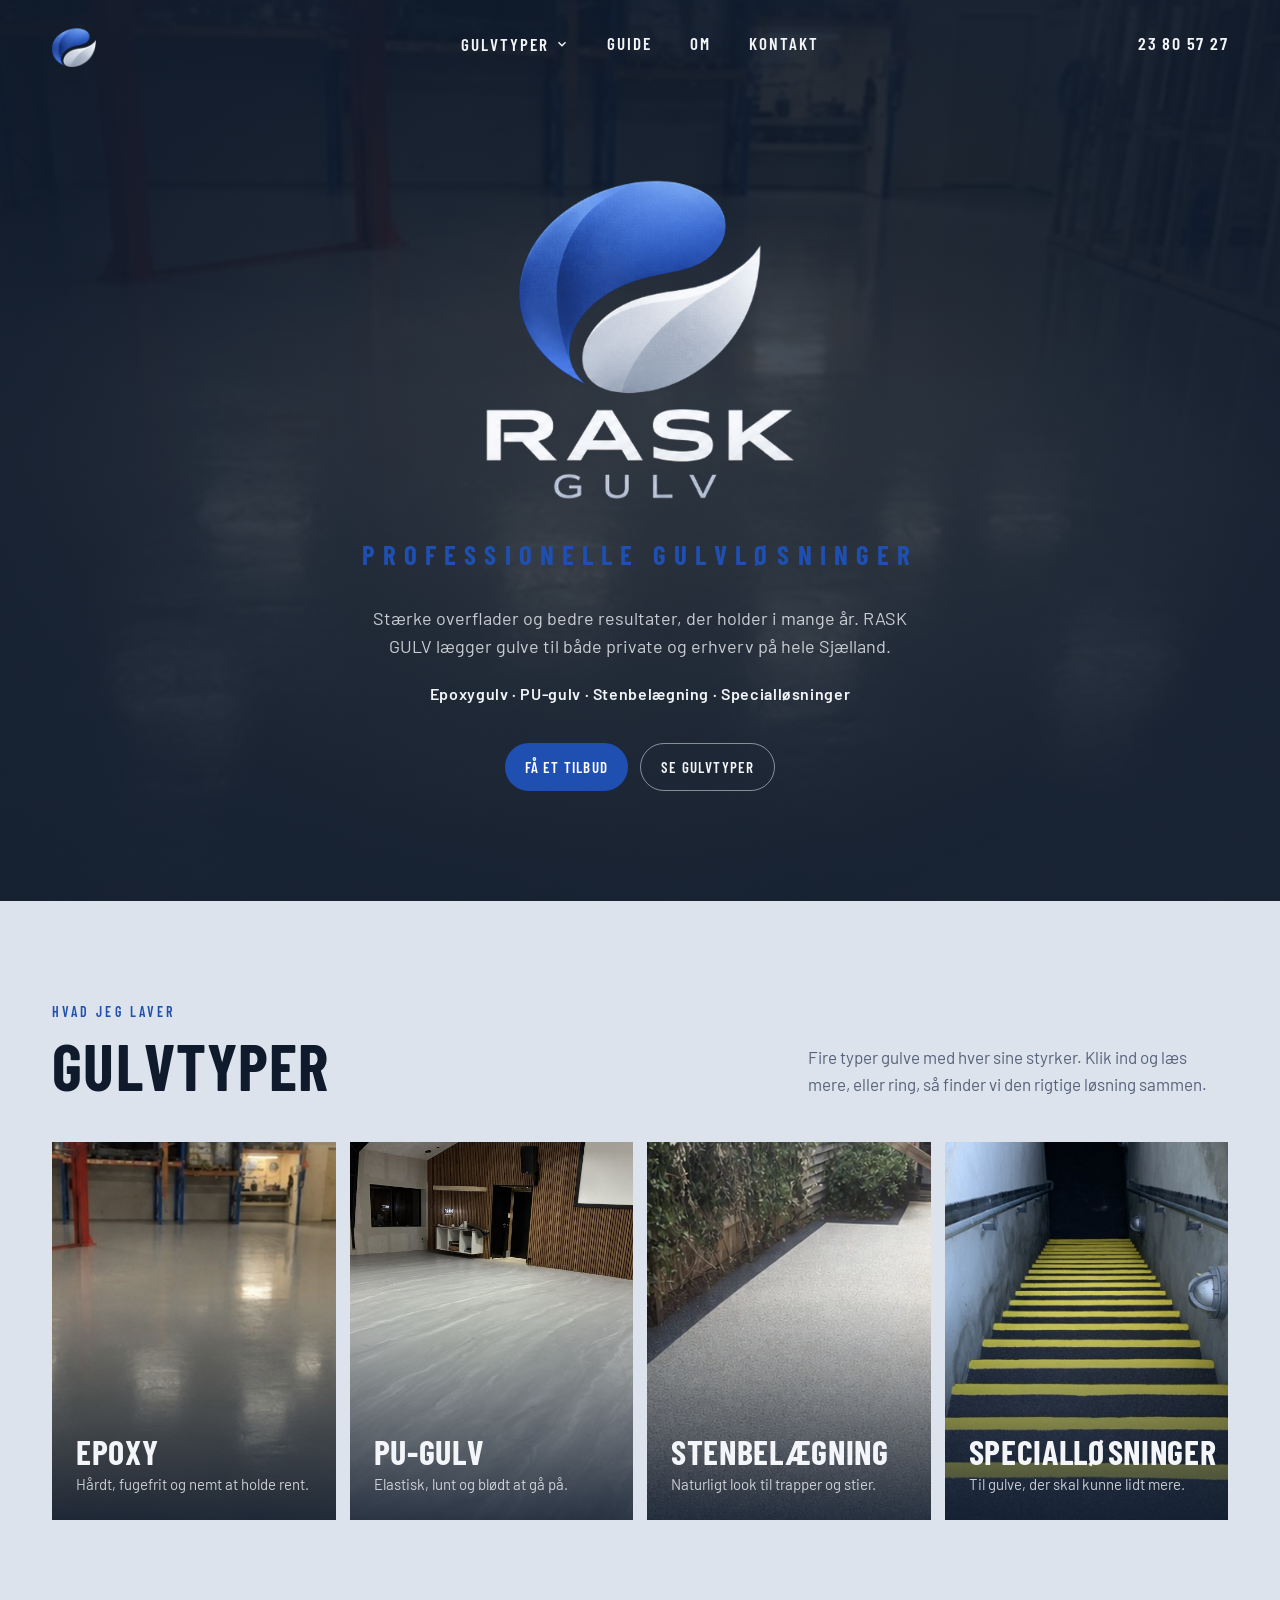
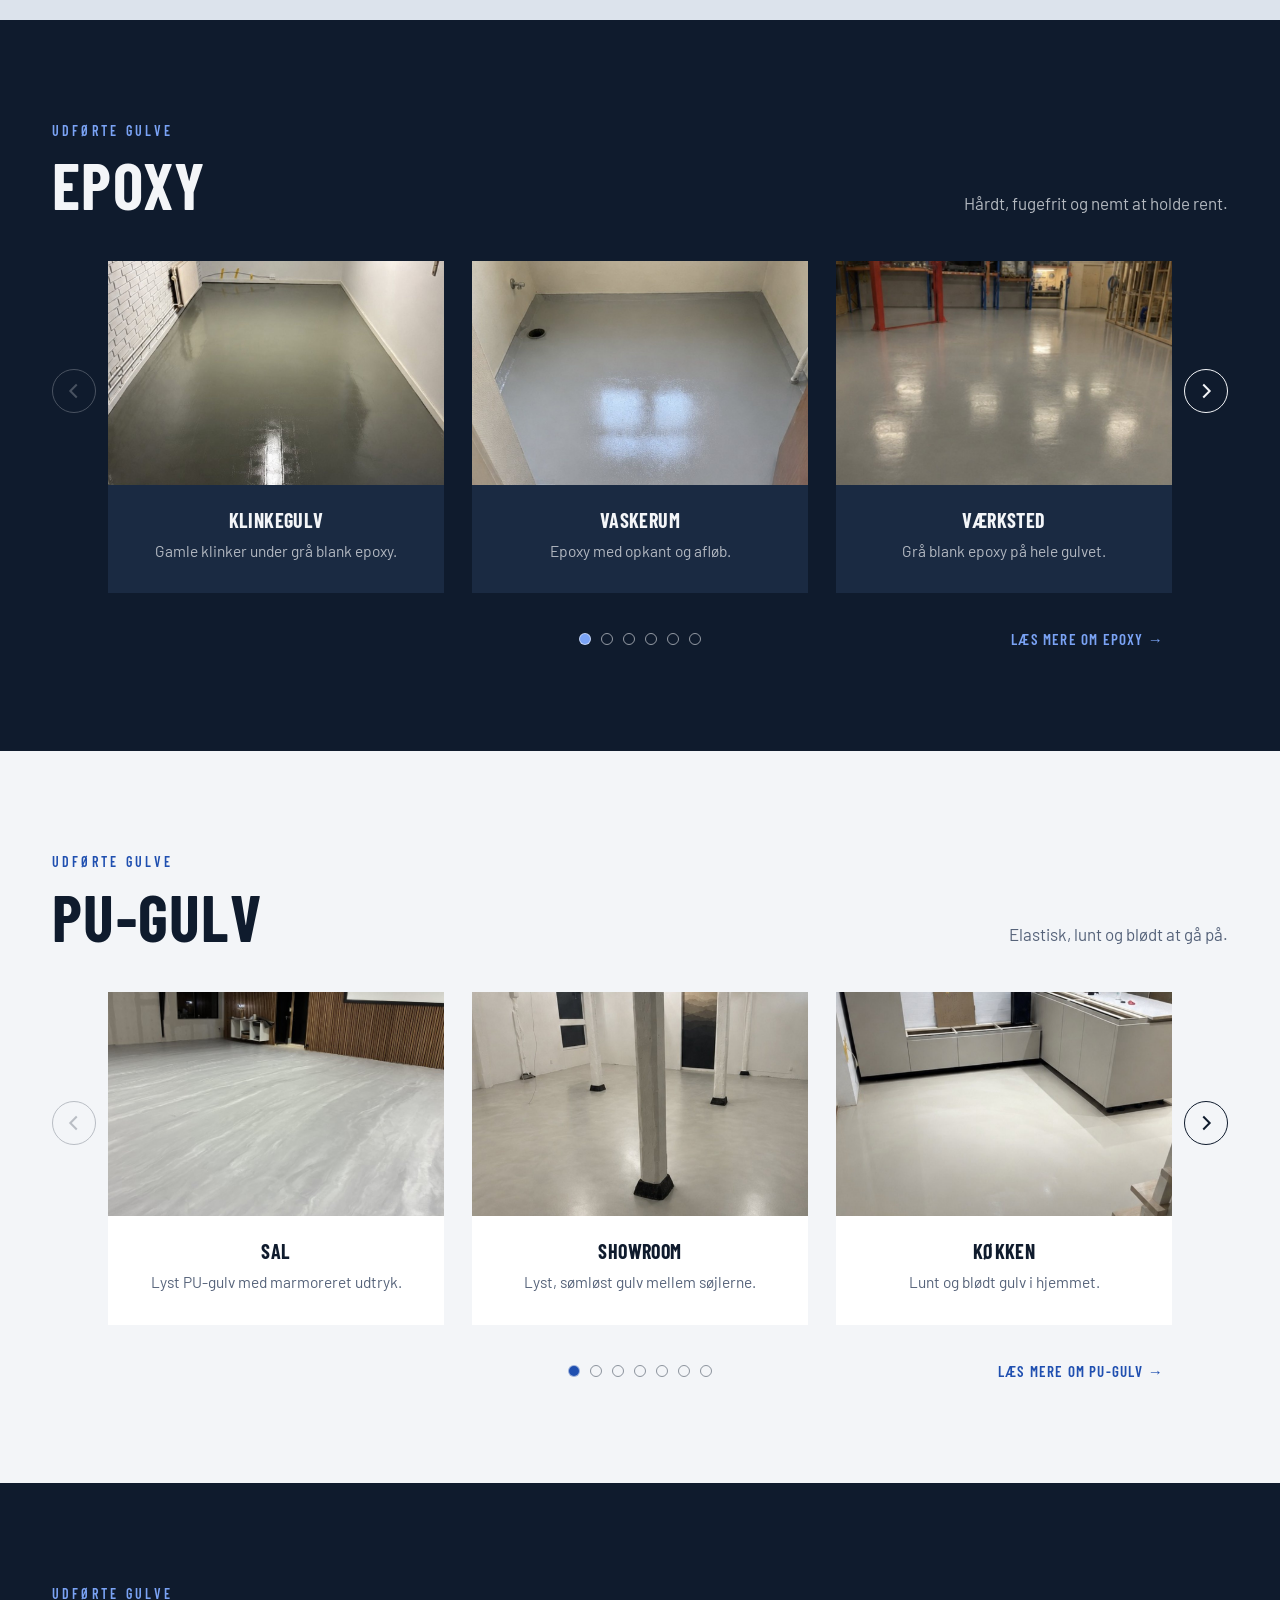
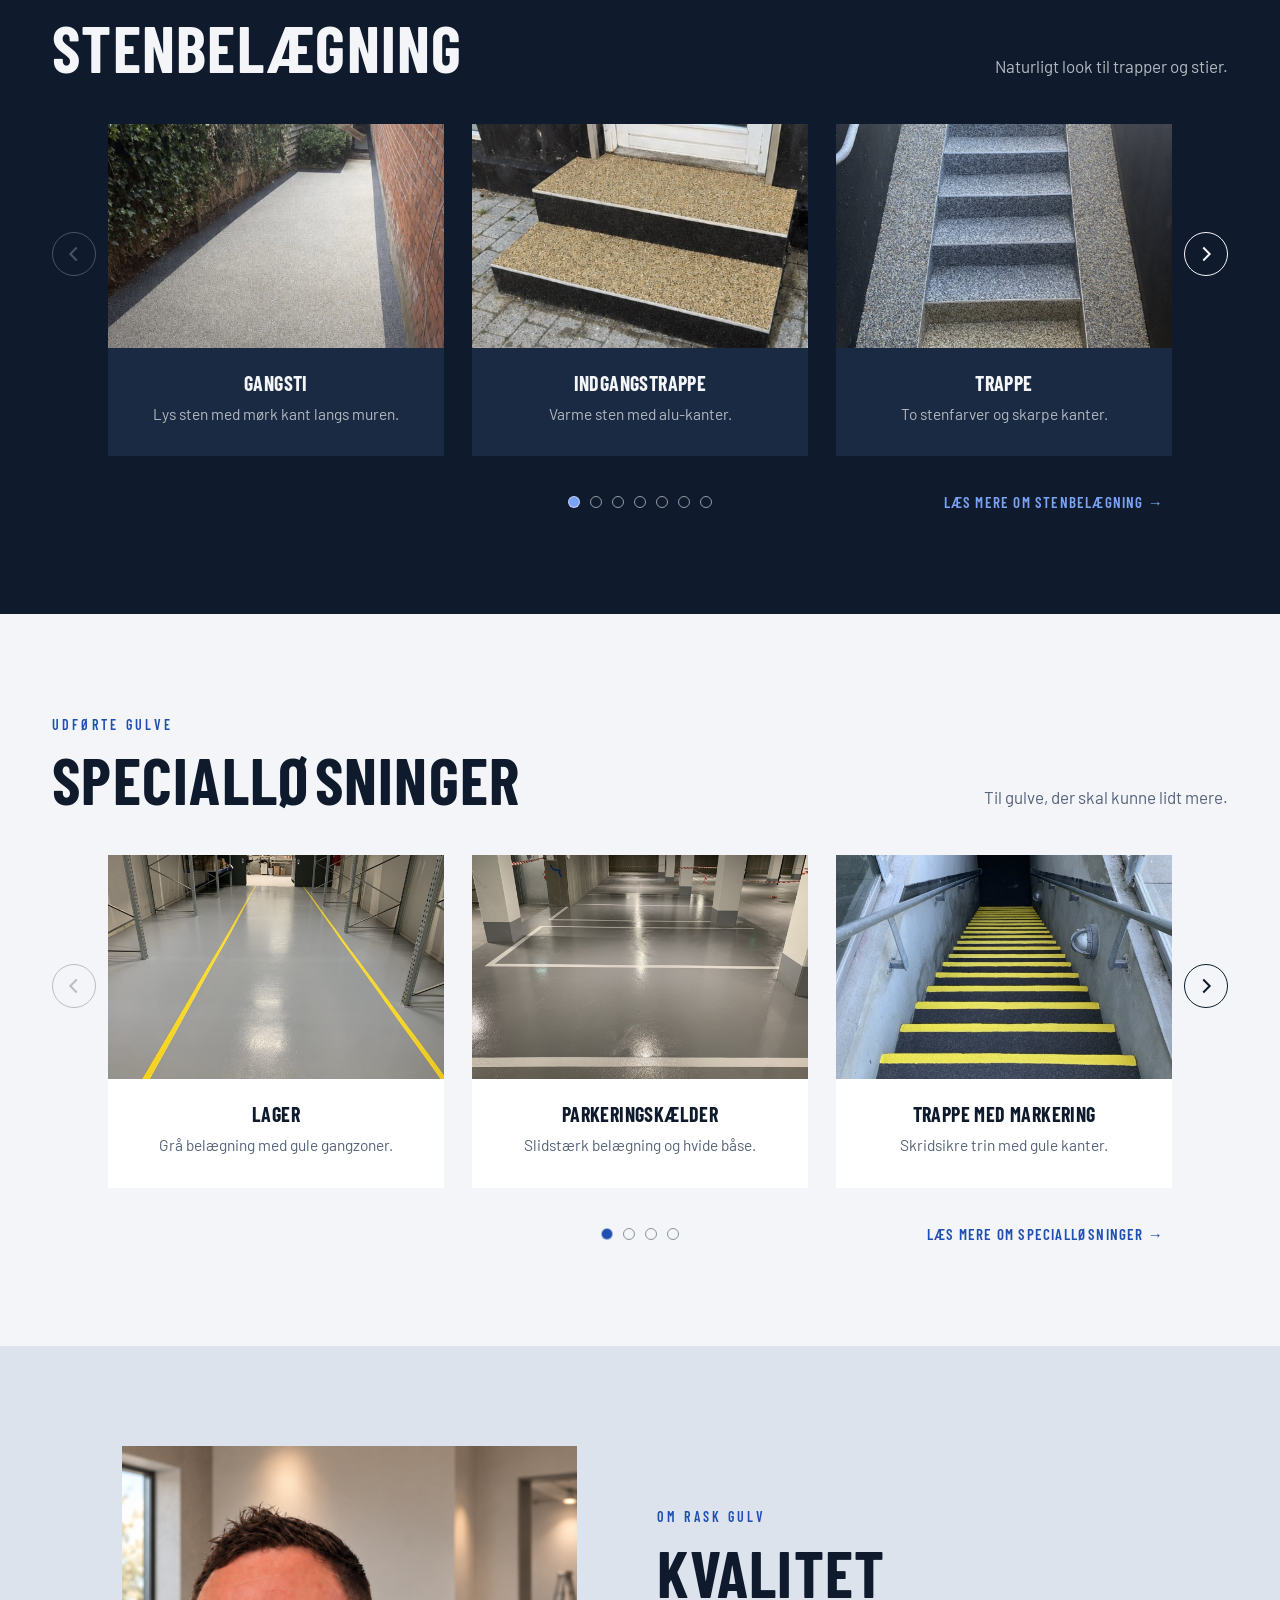
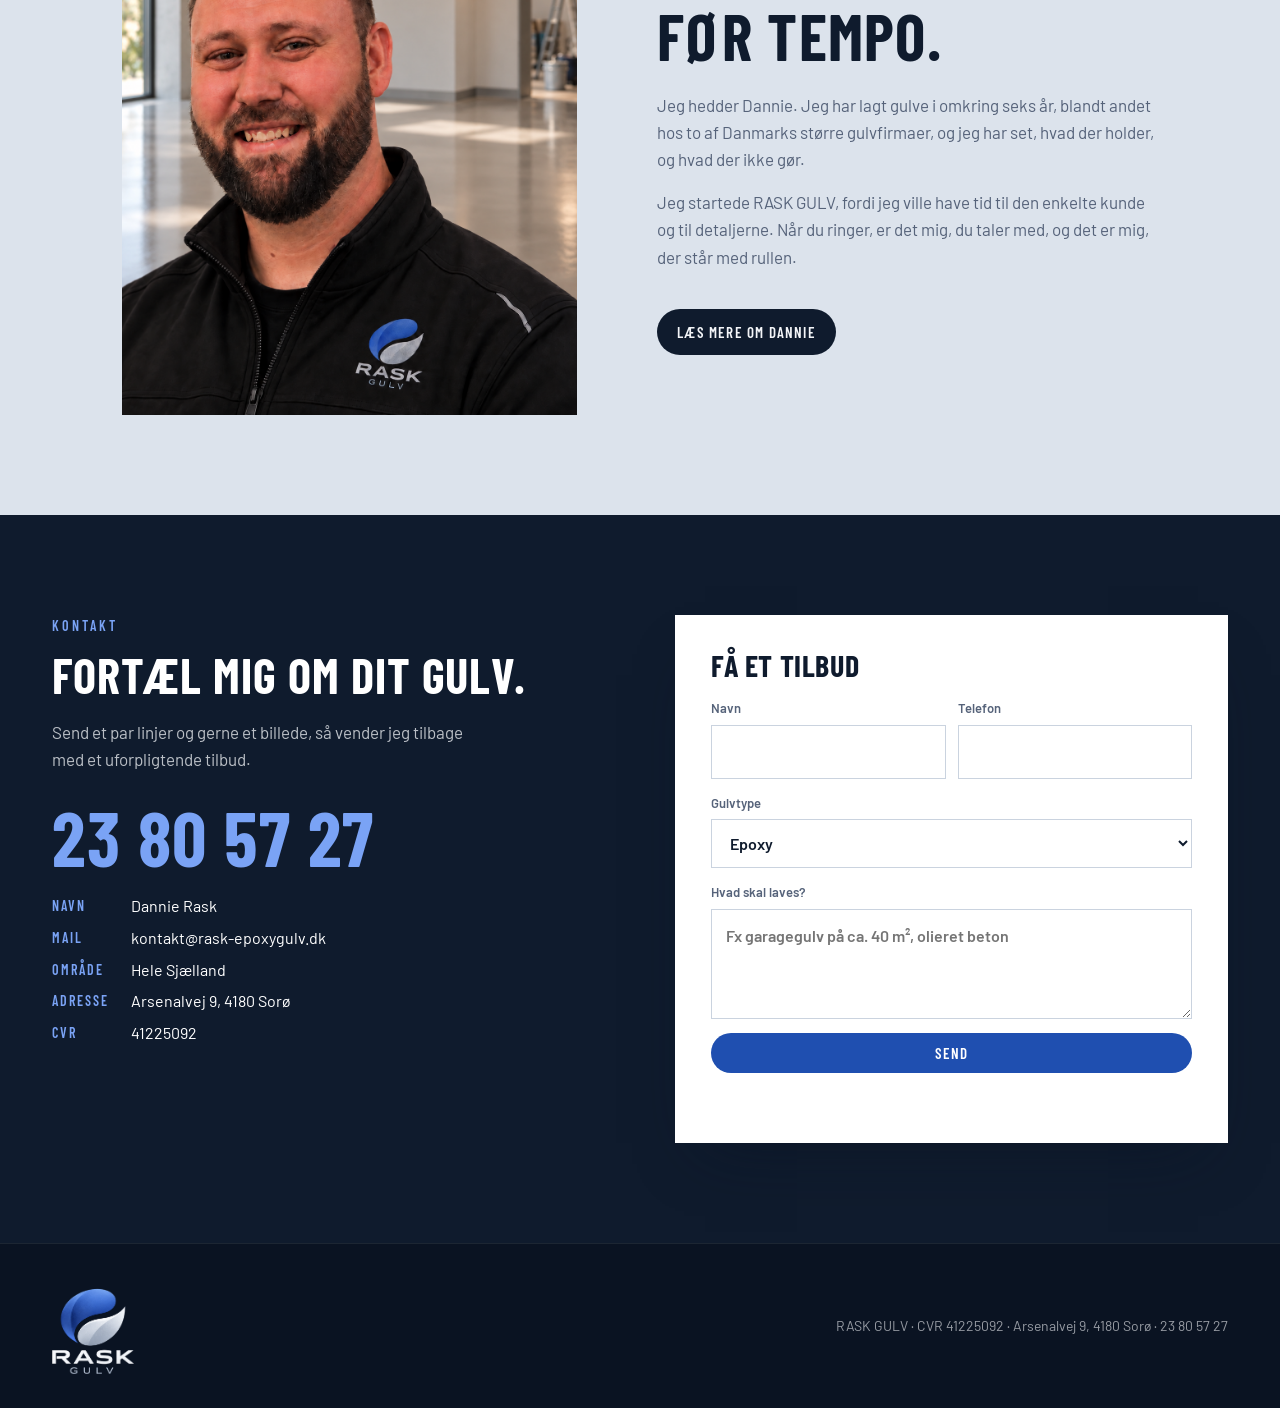
<file: index.html>
<!doctype html>
<html lang="da">
<head>
<meta charset="utf-8">
<meta name="viewport" content="width=device-width, initial-scale=1, viewport-fit=cover">
<title>RASK GULV | Epoxy, PU og stenbelægning på Sjælland</title>
<meta name="description" content="RASK GULV lægger epoxy-, PU- og stenbelægning og specialgulve på hele Sjælland. Ring til Dannie på 23 80 57 27.">
<link rel="preconnect" href="https://fonts.googleapis.com"><link rel="preconnect" href="https://fonts.gstatic.com" crossorigin>
<link rel="stylesheet" href="https://fonts.googleapis.com/css2?family=Barlow+Condensed:wght@500;600;700&family=Barlow:wght@400;500;600;700&display=swap">
<link rel="icon" href="favicon/favicon.ico" sizes="any">
<link rel="icon" type="image/png" href="favicon/favicon.png">
<link rel="apple-touch-icon" href="favicon/apple-touch-icon.png">
<link rel="stylesheet" href="style.css">
</head>
<body id="top">
<header class="hero hA">
  <div class="bg"></div>
  <div class="mark"><div class="wrap"><a class="lg" href="index.html" aria-label="RASK GULV, forside"><img src="img/logo-mark.png" alt="RASK GULV"></a>
<nav class="topnav" aria-label="Hovedmenu"><div class="dd"><button class="dd-btn" aria-expanded="false" aria-haspopup="true">Gulvtyper <svg viewBox="0 0 24 24" width="14" height="14" fill="none" stroke="currentColor" stroke-width="2.4" aria-hidden="true"><path d="M6 9l6 6 6-6"/></svg></button><div class="dd-menu"><a href="epoxy.html"><span style="background-image:url(img/hero.jpg)"></span><b>Epoxy</b><small>Hårdt, fugefrit og nemt at holde rent.</small></a><a href="pu-gulv.html"><span style="background-image:url(img/pu.jpg)"></span><b>PU-gulv</b><small>Elastisk, lunt og blødt at gå på.</small></a><a href="stenbelaegning.html"><span style="background-image:url(img/st6.jpg)"></span><b>Stenbelægning</b><small>Naturligt look til trapper og stier.</small></a><a href="speciallosninger.html"><span style="background-image:url(img/sp4.jpg)"></span><b>Specialløsninger</b><small>Til gulve, der skal kunne lidt mere.</small></a></div></div><a href="gulvguide.html">Guide</a><a href="om.html">Om</a><a href="kontakt.html">Kontakt</a></nav>
<div class="right"><a class="tel" href="tel:23805727">23 80 57 27</a><button class="burger" aria-label="Åbn menu" aria-expanded="false"><i></i><i></i><i></i></button></div></div></div>
  <div class="in">
    <h1 class="brand"><img class="full" src="img/logo-full.png" alt="RASK GULV"></h1>
    <div class="sub">Professionelle gulvløsninger</div>
    <p>Stærke overflader og bedre resultater, der holder i mange år. RASK GULV lægger gulve til både private og erhverv på hele Sjælland.</p>
    <p class="types-line">Epoxygulv · PU-gulv · Stenbelægning · Specialløsninger</p>
    <div class="ctas"><a href="kontakt.html" class="btn btn-rust">Få et tilbud</a><a href="#gulvtyper" class="btn btn-line">Se gulvtyper</a></div>
  </div>
</header>

<section class="sec concrete" id="gulvtyper">
  <div class="wrap">
    <div class="sec-head"><div><div class="label">Hvad jeg laver</div><h2>Gulvtyper</h2></div><p>Fire typer gulve med hver sine styrker. Klik ind og læs mere, eller ring, så finder vi den rigtige løsning sammen.</p></div>
    <div class="tgrid"><a class="t" href="epoxy.html"><div class="bg" style="background-image:url(img/hero.jpg)"></div><h3>Epoxy</h3><p>Hårdt, fugefrit og nemt at holde rent.</p></a><a class="t" href="pu-gulv.html"><div class="bg" style="background-image:url(img/pu.jpg)"></div><h3>PU-gulv</h3><p>Elastisk, lunt og blødt at gå på.</p></a><a class="t" href="stenbelaegning.html"><div class="bg" style="background-image:url(img/st6.jpg)"></div><h3>Stenbelægning</h3><p>Naturligt look til trapper og stier.</p></a><a class="t" href="speciallosninger.html"><div class="bg" style="background-image:url(img/sp4.jpg)"></div><h3>Specialløsninger</h3><p>Til gulve, der skal kunne lidt mere.</p></a></div>
  </div>
</section>

<section class="sec dark" id="epoxy" data-carousel>
<div class="wrap">
<div class="sec-head"><div><div class="label">Udførte gulve</div><h2>Epoxy</h2></div><p>Hårdt, fugefrit og nemt at holde rent.</p></div>
<div class="carousel"><button class="arr prev side" aria-label="Forrige"><svg viewBox="0 0 24 24" fill="none" stroke="currentColor" stroke-width="2.2" aria-hidden="true"><path d="M15 5l-7 7 7 7"/></svg></button><div class="track"><article class="card"><div class="ph" style="background-image:url(img/ep1.jpg)"></div><div class="body"><h3>Klinkegulv</h3><p>Gamle klinker under grå blank epoxy.</p></div></article><article class="card"><div class="ph" style="background-image:url(img/ep7.jpg)"></div><div class="body"><h3>Vaskerum</h3><p>Epoxy med opkant og afløb.</p></div></article><article class="card"><div class="ph" style="background-image:url(img/ep3.jpg)"></div><div class="body"><h3>Værksted</h3><p>Grå blank epoxy på hele gulvet.</p></div></article><article class="card"><div class="ph" style="background-image:url(img/ep4.jpg)"></div><div class="body"><h3>Servicegrav</h3><p>Blank epoxy helt ind til kanten.</p></div></article><article class="card"><div class="ph" style="background-image:url(img/ep5.jpg)"></div><div class="body"><h3>Mindre rum</h3><p>Lys grå epoxy fra væg til væg.</p></div></article><article class="card"><div class="ph" style="background-image:url(img/ep6.jpg)"></div><div class="body"><h3>Garage</h3><p>Rå beton blev til grå epoxy.</p></div></article><article class="card"><div class="ph" style="background-image:url(img/ep8.jpg)"></div><div class="body"><h3>Værksted</h3><p>Slidt gulv, nu i rød epoxy.</p></div></article><article class="card"><div class="ph" style="background-image:url(img/epoxy-rod.jpg)"></div><div class="body"><h3>Rød epoxy</h3><p>Kraftig farve med nedsænkede riste.</p></div></article></div><button class="arr next side" aria-label="Næste"><svg viewBox="0 0 24 24" fill="none" stroke="currentColor" stroke-width="2.2" aria-hidden="true"><path d="M9 5l7 7-7 7"/></svg></button></div>
<div class="car-nav"><a class="link-more" href="epoxy.html">Læs mere om epoxy →</a><div class="dots"></div></div>
</div></section><section class="sec paper" id="pu" data-carousel>
<div class="wrap">
<div class="sec-head"><div><div class="label">Udførte gulve</div><h2>PU-gulv</h2></div><p>Elastisk, lunt og blødt at gå på.</p></div>
<div class="carousel"><button class="arr prev side" aria-label="Forrige"><svg viewBox="0 0 24 24" fill="none" stroke="currentColor" stroke-width="2.2" aria-hidden="true"><path d="M15 5l-7 7 7 7"/></svg></button><div class="track"><article class="card"><div class="ph" style="background-image:url(img/pu.jpg)"></div><div class="body"><h3>Sal</h3><p>Lyst PU-gulv med marmoreret udtryk.</p></div></article><article class="card"><div class="ph" style="background-image:url(img/pu1.jpg)"></div><div class="body"><h3>Showroom</h3><p>Lyst, sømløst gulv mellem søjlerne.</p></div></article><article class="card"><div class="ph" style="background-image:url(img/pu3.jpg)"></div><div class="body"><h3>Køkken</h3><p>Lunt og blødt gulv i hjemmet.</p></div></article><article class="card"><div class="ph" style="background-image:url(img/pu4.jpg)"></div><div class="body"><h3>Badeværelse</h3><p>Fugefrit og nemt at holde rent.</p></div></article><article class="card"><div class="ph" style="background-image:url(img/pu6.jpg)"></div><div class="body"><h3>Overdækket gårdhave</h3><p>Sømløst gulv fra væg til væg.</p></div></article><article class="card"><div class="ph" style="background-image:url(img/pu8.jpg)"></div><div class="body"><h3>Garage og hobbyrum</h3><p>Mat, varm grå overflade.</p></div></article><article class="card"><div class="ph" style="background-image:url(img/pu7.jpg)"></div><div class="body"><h3>Rum</h3><p>Levende struktur i overfladen.</p></div></article><article class="card"><div class="ph" style="background-image:url(img/pu2.jpg)"></div><div class="body"><h3>Værksted</h3><p>Glat og slidstærkt gulv.</p></div></article><article class="card"><div class="ph" style="background-image:url(img/pu5.jpg)"></div><div class="body"><h3>Overflade</h3><p>Marmoreret og sømløs.</p></div></article></div><button class="arr next side" aria-label="Næste"><svg viewBox="0 0 24 24" fill="none" stroke="currentColor" stroke-width="2.2" aria-hidden="true"><path d="M9 5l7 7-7 7"/></svg></button></div>
<div class="car-nav"><a class="link-more" href="pu-gulv.html">Læs mere om pu-gulv →</a><div class="dots"></div></div>
</div></section><section class="sec dark" id="sten" data-carousel>
<div class="wrap">
<div class="sec-head"><div><div class="label">Udførte gulve</div><h2>Stenbelægning</h2></div><p>Naturligt look til trapper og stier.</p></div>
<div class="carousel"><button class="arr prev side" aria-label="Forrige"><svg viewBox="0 0 24 24" fill="none" stroke="currentColor" stroke-width="2.2" aria-hidden="true"><path d="M15 5l-7 7 7 7"/></svg></button><div class="track"><article class="card"><div class="ph" style="background-image:url(img/st6.jpg)"></div><div class="body"><h3>Gangsti</h3><p>Lys sten med mørk kant langs muren.</p></div></article><article class="card"><div class="ph" style="background-image:url(img/st1.jpg)"></div><div class="body"><h3>Indgangstrappe</h3><p>Varme sten med alu-kanter.</p></div></article><article class="card"><div class="ph" style="background-image:url(img/st5.jpg)"></div><div class="body"><h3>Trappe</h3><p>To stenfarver og skarpe kanter.</p></div></article><article class="card"><div class="ph" style="background-image:url(img/st3.jpg)"></div><div class="body"><h3>Terrasse</h3><p>Grå stenbelægning ved træhuset.</p></div></article><article class="card"><div class="ph" style="background-image:url(img/st7.jpg)"></div><div class="body"><h3>Gårdsplads</h3><p>Gyldne sten omkring kældertrappen.</p></div></article><article class="card"><div class="ph" style="background-image:url(img/st2.jpg)"></div><div class="body"><h3>Fortov</h3><p>Stenbelægning langs facaden.</p></div></article><article class="card"><div class="ph" style="background-image:url(img/sten.jpg)"></div><div class="body"><h3>Havesti</h3><p>Lys sten med mørk kant langs bedet.</p></div></article><article class="card"><div class="ph" style="background-image:url(img/trappe-efter.jpg)"></div><div class="body"><h3>Trappe</h3><p>Stenbelægning med alu-kanter.</p></div></article><article class="card"><div class="ph" style="background-image:url(img/st4.jpg)"></div><div class="body"><h3>Kant</h3><p>Stenbelægning mod grus og net.</p></div></article></div><button class="arr next side" aria-label="Næste"><svg viewBox="0 0 24 24" fill="none" stroke="currentColor" stroke-width="2.2" aria-hidden="true"><path d="M9 5l7 7-7 7"/></svg></button></div>
<div class="car-nav"><a class="link-more" href="stenbelaegning.html">Læs mere om stenbelægning →</a><div class="dots"></div></div>
</div></section><section class="sec paper" id="special" data-carousel>
<div class="wrap">
<div class="sec-head"><div><div class="label">Udførte gulve</div><h2>Specialløsninger</h2></div><p>Til gulve, der skal kunne lidt mere.</p></div>
<div class="carousel"><button class="arr prev side" aria-label="Forrige"><svg viewBox="0 0 24 24" fill="none" stroke="currentColor" stroke-width="2.2" aria-hidden="true"><path d="M15 5l-7 7 7 7"/></svg></button><div class="track"><article class="card"><div class="ph" style="background-image:url(img/sp1.jpg)"></div><div class="body"><h3>Lager</h3><p>Grå belægning med gule gangzoner.</p></div></article><article class="card"><div class="ph" style="background-image:url(img/sp5.jpg)"></div><div class="body"><h3>Parkeringskælder</h3><p>Slidstærk belægning og hvide båse.</p></div></article><article class="card"><div class="ph" style="background-image:url(img/sp4.jpg)"></div><div class="body"><h3>Trappe med markering</h3><p>Skridsikre trin med gule kanter.</p></div></article><article class="card"><div class="ph" style="background-image:url(img/sp6.jpg)"></div><div class="body"><h3>Cykelkælder</h3><p>Gule zoner til cykelparkering.</p></div></article><article class="card"><div class="ph" style="background-image:url(img/sp2.jpg)"></div><div class="body"><h3>Stor hal</h3><p>Lys belægning med mørke linjer.</p></div></article><article class="card"><div class="ph" style="background-image:url(img/sp3.jpg)"></div><div class="body"><h3>Parkering</h3><p>Nummererede båse og tydelige striber.</p></div></article></div><button class="arr next side" aria-label="Næste"><svg viewBox="0 0 24 24" fill="none" stroke="currentColor" stroke-width="2.2" aria-hidden="true"><path d="M9 5l7 7-7 7"/></svg></button></div>
<div class="car-nav"><a class="link-more" href="speciallosninger.html">Læs mere om specialløsninger →</a><div class="dots"></div></div>
</div></section>

<section class="about sec concrete" id="om">
  <div class="wrap">
    <div class="photo" style="background:url(img/dannie-portrait.png) center 30%/cover" role="img" aria-label="Dannie Rask"></div>
    <div>
      <div class="label">Om RASK GULV</div>
      <h2>Kvalitet<br>før tempo.</h2>
      <p>Jeg hedder Dannie. Jeg har lagt gulve i omkring seks år, blandt andet hos to af Danmarks større gulvfirmaer, og jeg har set, hvad der holder, og hvad der ikke gør.</p>
      <p>Jeg startede RASK GULV, fordi jeg ville have tid til den enkelte kunde og til detaljerne. Når du ringer, er det mig, du taler med, og det er mig, der står med rullen.</p>
      <a href="om.html" class="btn btn-dark">Læs mere om Dannie</a>
    </div>
  </div>
</section>

<section class="contact" id="kontakt">
  <div class="wrap">
    <div>
      <div class="label">Kontakt</div>
      <h2>Fortæl mig om dit gulv.</h2>
      <p style="color:var(--muted);max-width:440px">Send et par linjer og gerne et billede, så vender jeg tilbage med et uforpligtende tilbud.</p>
      <a class="phone" href="tel:23805727">23 80 57 27</a>
      <dl>
        <dt>Navn</dt><dd>Dannie Rask</dd>
        <dt>Mail</dt><dd>kontakt@rask-epoxygulv.dk</dd>
        <dt>Område</dt><dd>Hele Sjælland</dd>
        <dt>Adresse</dt><dd>Arsenalvej 9, 4180 Sorø</dd>
        <dt>CVR</dt><dd>41225092</dd>
      </dl>
    </div>
    <form data-demo>
<h3>Få et tilbud</h3>
<div class="row"><label for="f-n">Navn<input id="f-n" autocomplete="name"></label><label for="f-t">Telefon<input id="f-t" type="tel" autocomplete="tel"></label></div>
<label for="f-g">Gulvtype<select id="f-g"><option>Epoxy</option><option>PU-gulv</option><option>Stenbelægning</option><option>Specialløsning</option><option>Ved ikke endnu</option></select></label>
<label for="f-d">Hvad skal laves?<textarea id="f-d" placeholder="Fx garagegulv på ca. 40 m², olieret beton"></textarea></label>
<button class="btn btn-rust" type="submit">Send</button>
<p class="note" aria-live="polite" style="font-size:14px;color:var(--rust);min-height:20px"></p>
</form>
  </div>
</section>
<footer><div class="wrap"><a href="#top" aria-label="Til toppen"><img src="img/logo-full.png" alt="RASK GULV"></a><span>RASK GULV · CVR 41225092 · Arsenalvej 9, 4180 Sorø · 23 80 57 27</span></div></footer>
<script src="script.js"></script>
</body>
</html>
</file>
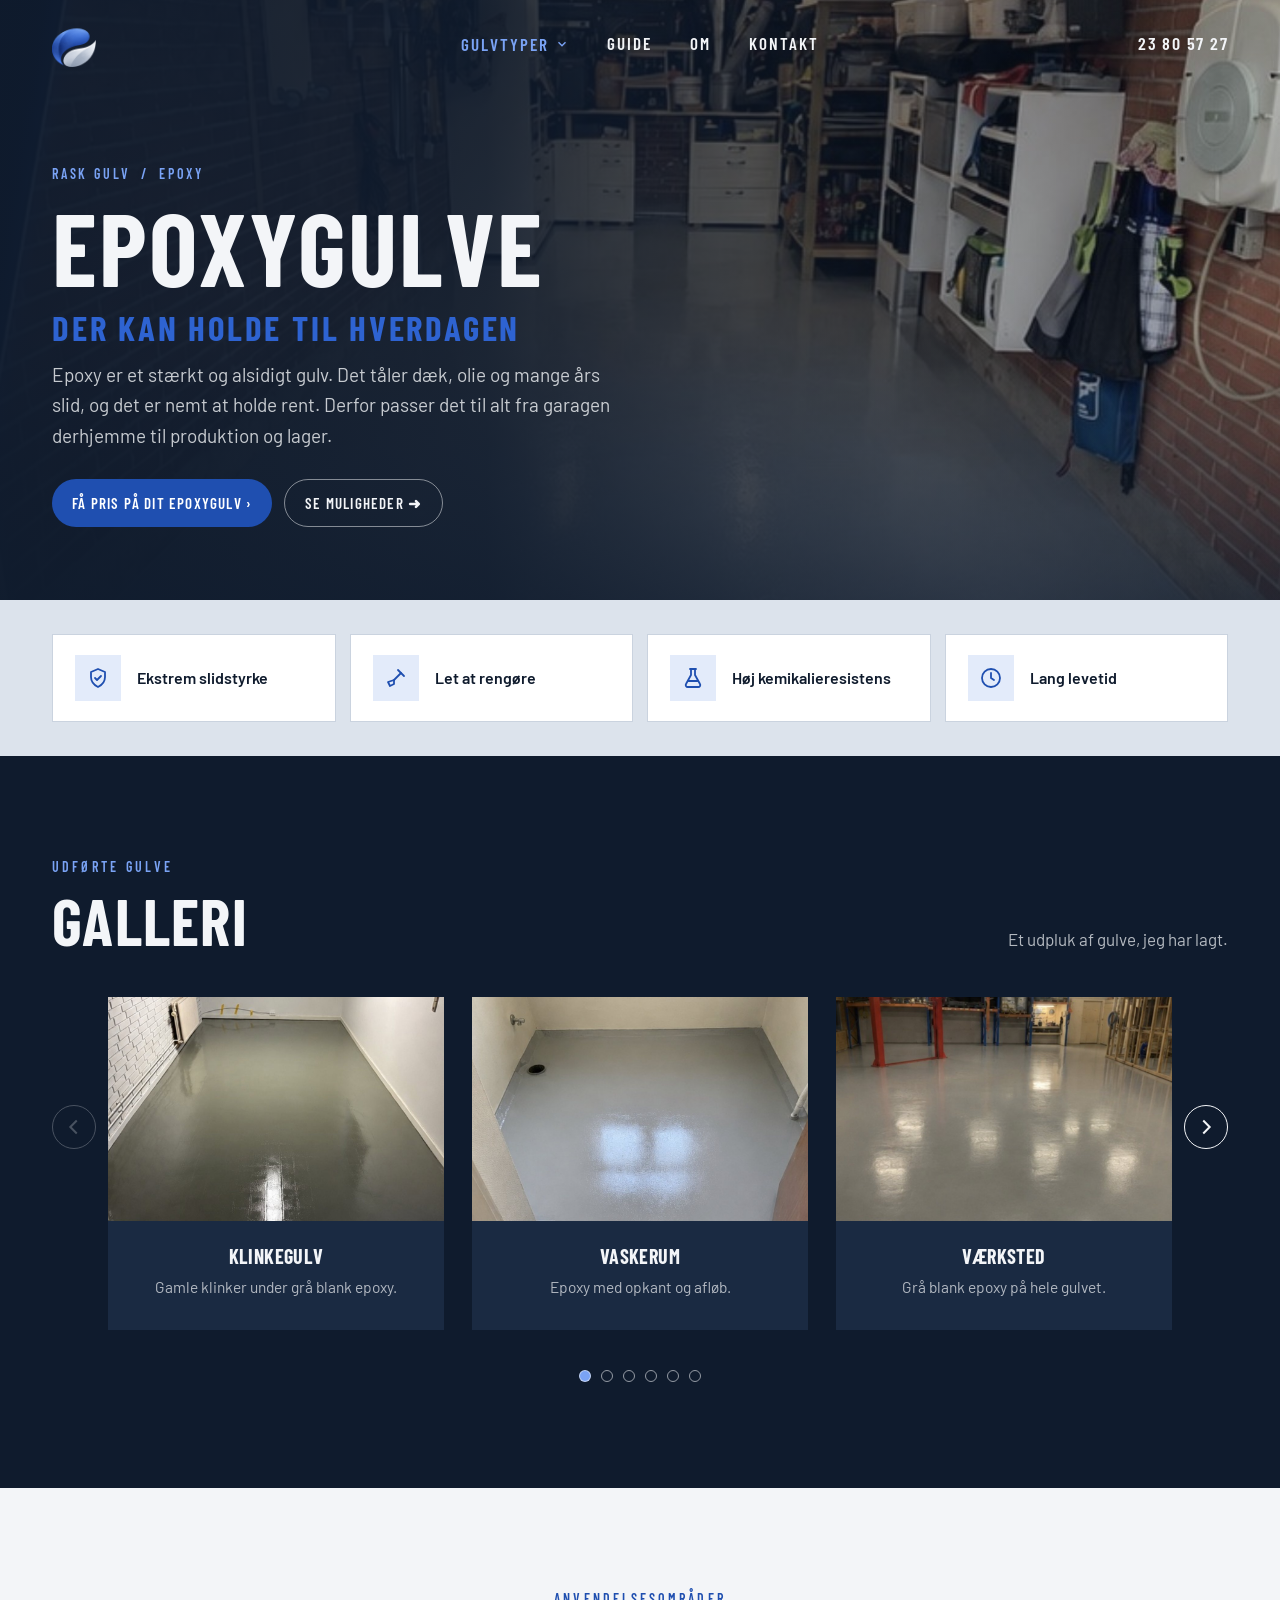
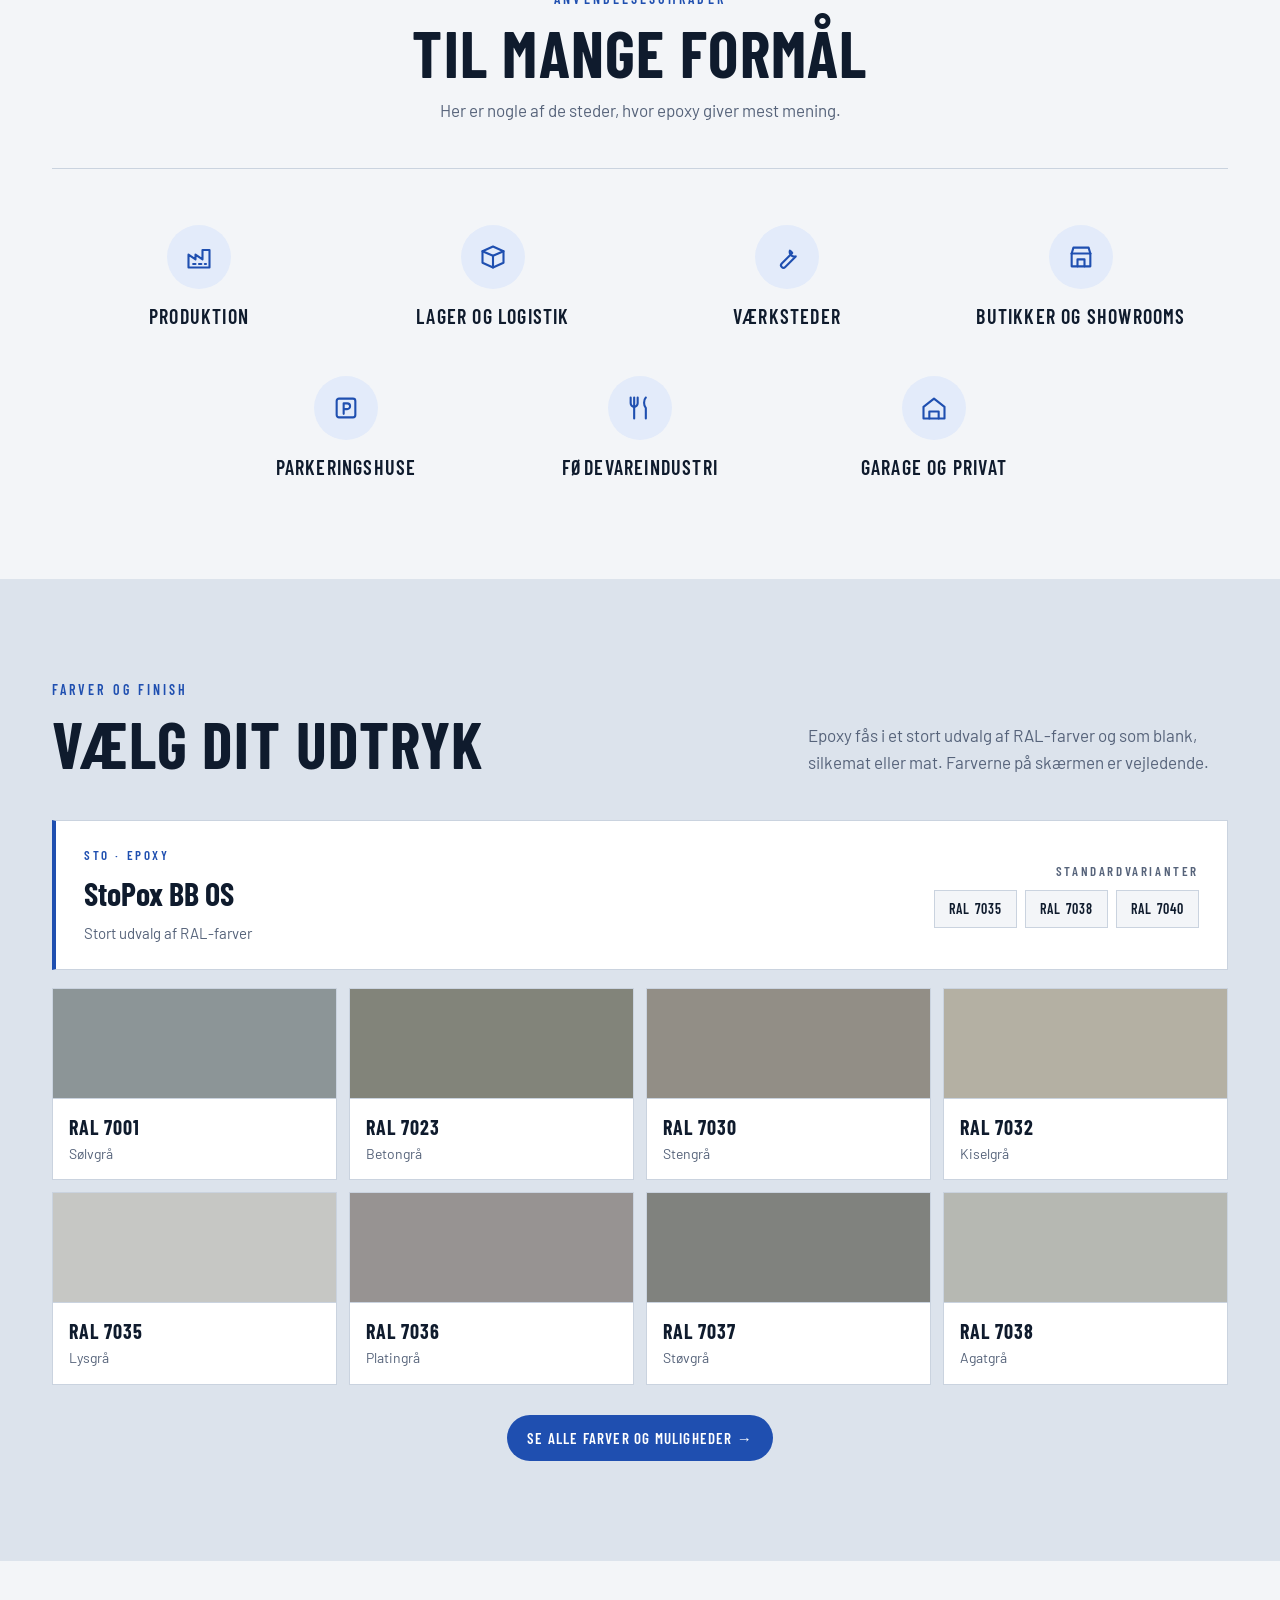
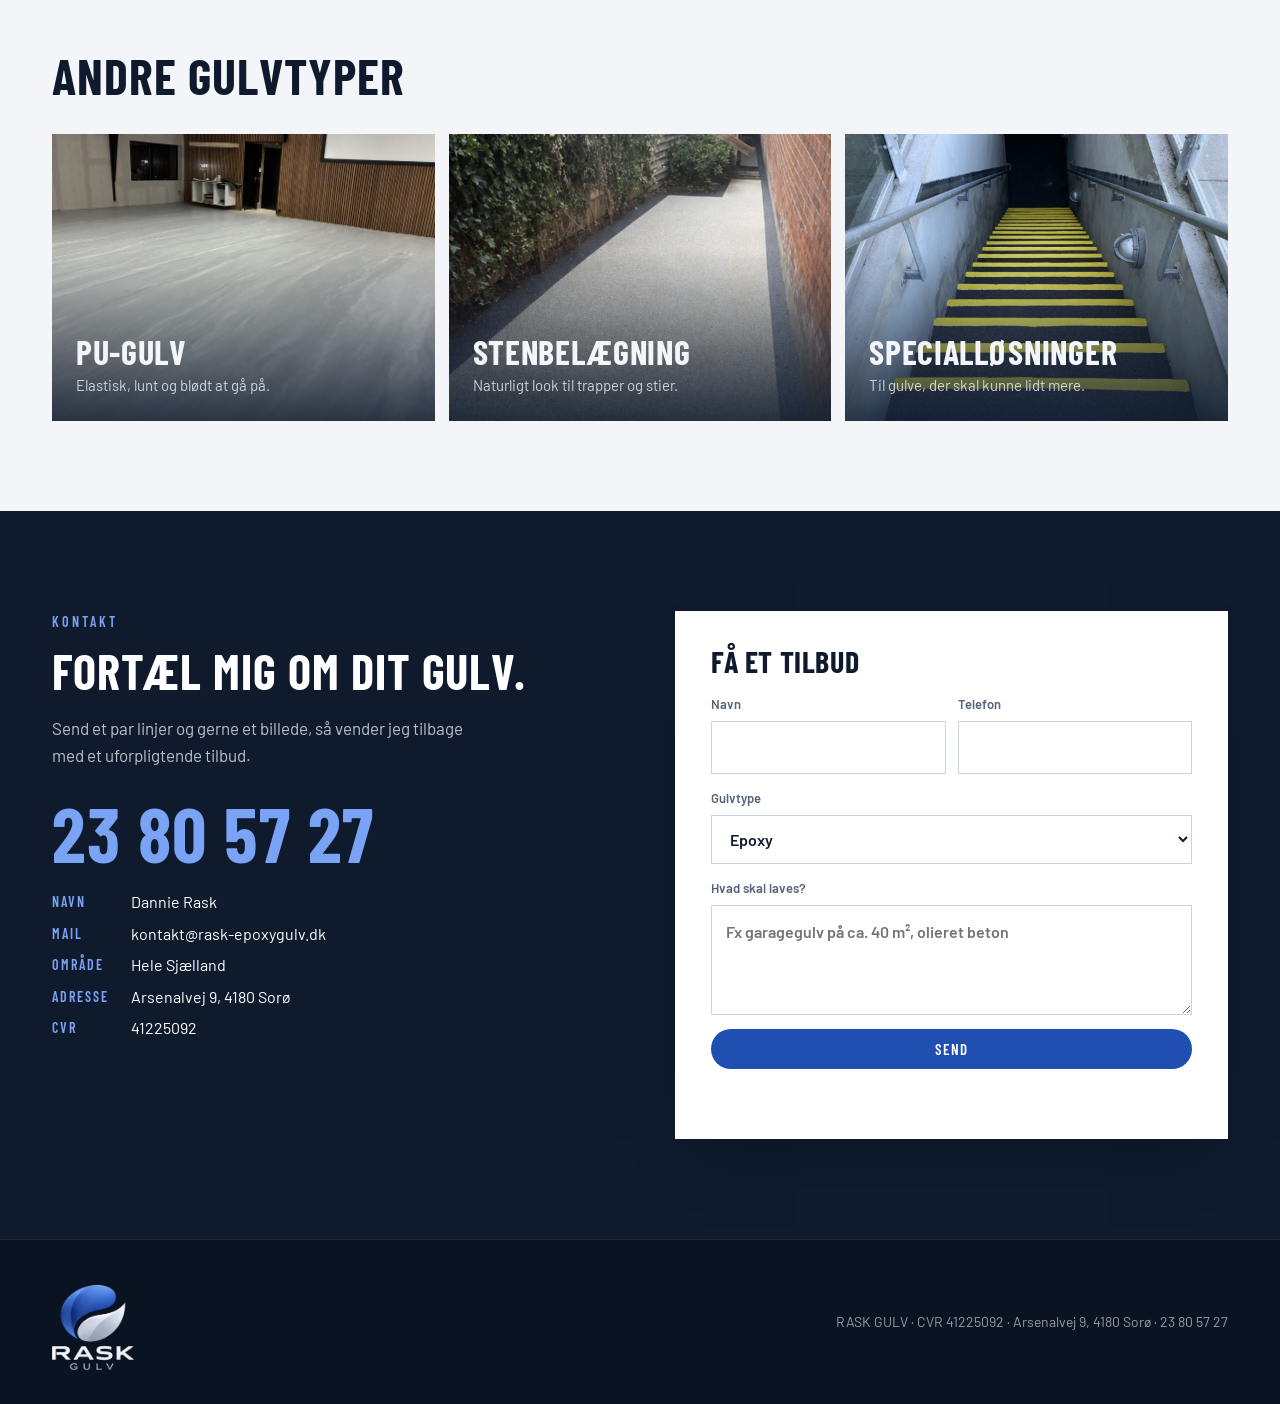
<file: epoxy.html>
<!doctype html>
<html lang="da">
<head>
<meta charset="utf-8">
<meta name="viewport" content="width=device-width, initial-scale=1, viewport-fit=cover">
<title>Epoxy | RASK GULV</title>
<meta name="description" content="Epoxy fra RASK GULV. Hårdt, fugefrit og nemt at holde rent.">
<link rel="preconnect" href="https://fonts.googleapis.com"><link rel="preconnect" href="https://fonts.gstatic.com" crossorigin>
<link rel="stylesheet" href="https://fonts.googleapis.com/css2?family=Barlow+Condensed:wght@500;600;700&family=Barlow:wght@400;500;600;700&display=swap">
<link rel="icon" href="favicon/favicon.ico" sizes="any">
<link rel="icon" type="image/png" href="favicon/favicon.png">
<link rel="apple-touch-icon" href="favicon/apple-touch-icon.png">
<link rel="stylesheet" href="style.css">
</head>
<body id="top">
<header class="phead"><div class="bg" style="background-image:url(img/garage2-efter.jpg);background-position:center 60%"></div><div class="mark"><div class="wrap"><a class="lg" href="index.html" aria-label="RASK GULV, forside"><img src="img/logo-mark.png" alt="RASK GULV"></a>
<nav class="topnav" aria-label="Hovedmenu"><div class="dd"><button class="dd-btn on" aria-expanded="false" aria-haspopup="true">Gulvtyper <svg viewBox="0 0 24 24" width="14" height="14" fill="none" stroke="currentColor" stroke-width="2.4" aria-hidden="true"><path d="M6 9l6 6 6-6"/></svg></button><div class="dd-menu"><a class="on" href="epoxy.html"><span style="background-image:url(img/hero.jpg)"></span><b>Epoxy</b><small>Hårdt, fugefrit og nemt at holde rent.</small></a><a href="pu-gulv.html"><span style="background-image:url(img/pu.jpg)"></span><b>PU-gulv</b><small>Elastisk, lunt og blødt at gå på.</small></a><a href="stenbelaegning.html"><span style="background-image:url(img/st6.jpg)"></span><b>Stenbelægning</b><small>Naturligt look til trapper og stier.</small></a><a href="speciallosninger.html"><span style="background-image:url(img/sp4.jpg)"></span><b>Specialløsninger</b><small>Til gulve, der skal kunne lidt mere.</small></a></div></div><a href="gulvguide.html">Guide</a><a href="om.html">Om</a><a href="kontakt.html">Kontakt</a></nav>
<div class="right"><a class="tel" href="tel:23805727">23 80 57 27</a><button class="burger" aria-label="Åbn menu" aria-expanded="false"><i></i><i></i><i></i></button></div></div></div>
<div class="wrap"><div class="crumb"><a href="index.html">RASK GULV</a><span>/</span><span>Epoxy</span></div>
<h1>Epoxygulve<span>Der kan holde til hverdagen</span></h1>
<p>Epoxy er et stærkt og alsidigt gulv. Det tåler dæk, olie og mange års slid, og det er nemt at holde rent. Derfor passer det til alt fra garagen derhjemme til produktion og lager.</p>
<div class="ctas"><a href="kontakt.html" class="btn btn-rust">Få pris på dit epoxygulv ›</a><a href="#muligheder" class="btn btn-line">Se muligheder ➜</a></div>
</div></header>
<section class="feat"><div class="wrap"><div class="grid"><div class="f"><span class="ico"><svg viewBox="0 0 24 24" fill="none" stroke="currentColor" stroke-width="1.8" stroke-linecap="round" stroke-linejoin="round" aria-hidden="true"><path d="M12 3l7 3v5c0 4.5-3 8-7 10-4-2-7-5.5-7-10V6z"/><path d="M9 12l2 2 4-4"/></svg></span><b>Ekstrem slidstyrke</b></div><div class="f"><span class="ico"><svg viewBox="0 0 24 24" fill="none" stroke="currentColor" stroke-width="1.8" stroke-linecap="round" stroke-linejoin="round" aria-hidden="true"><path d="M14 4l6 6"/><path d="M17 7l-7 7"/><path d="M10 14l-6 2 2 4 4-2z"/></svg></span><b>Let at rengøre</b></div><div class="f"><span class="ico"><svg viewBox="0 0 24 24" fill="none" stroke="currentColor" stroke-width="1.8" stroke-linecap="round" stroke-linejoin="round" aria-hidden="true"><path d="M9 3h6"/><path d="M10 3v6l-5 9a2 2 0 0 0 2 3h10a2 2 0 0 0 2-3l-5-9V3"/><path d="M7.5 15h9"/></svg></span><b>Høj kemikalieresistens</b></div><div class="f"><span class="ico"><svg viewBox="0 0 24 24" fill="none" stroke="currentColor" stroke-width="1.8" stroke-linecap="round" stroke-linejoin="round" aria-hidden="true"><circle cx="12" cy="12" r="9"/><path d="M12 7v5l3 2"/></svg></span><b>Lang levetid</b></div></div></div></section>
<section class="sec dark" data-carousel>
<div class="wrap">
<div class="sec-head"><div><div class="label">Udførte gulve</div><h2>Galleri</h2></div><p>Et udpluk af gulve, jeg har lagt.</p></div>
<div class="carousel"><button class="arr prev side" aria-label="Forrige"><svg viewBox="0 0 24 24" fill="none" stroke="currentColor" stroke-width="2.2" aria-hidden="true"><path d="M15 5l-7 7 7 7"/></svg></button><div class="track"><article class="card"><div class="ph" style="background-image:url(img/ep1.jpg)"></div><div class="body"><h3>Klinkegulv</h3><p>Gamle klinker under grå blank epoxy.</p></div></article><article class="card"><div class="ph" style="background-image:url(img/ep7.jpg)"></div><div class="body"><h3>Vaskerum</h3><p>Epoxy med opkant og afløb.</p></div></article><article class="card"><div class="ph" style="background-image:url(img/ep3.jpg)"></div><div class="body"><h3>Værksted</h3><p>Grå blank epoxy på hele gulvet.</p></div></article><article class="card"><div class="ph" style="background-image:url(img/ep4.jpg)"></div><div class="body"><h3>Servicegrav</h3><p>Blank epoxy helt ind til kanten.</p></div></article><article class="card"><div class="ph" style="background-image:url(img/ep5.jpg)"></div><div class="body"><h3>Mindre rum</h3><p>Lys grå epoxy fra væg til væg.</p></div></article><article class="card"><div class="ph" style="background-image:url(img/ep6.jpg)"></div><div class="body"><h3>Garage</h3><p>Rå beton blev til grå epoxy.</p></div></article><article class="card"><div class="ph" style="background-image:url(img/ep8.jpg)"></div><div class="body"><h3>Værksted</h3><p>Slidt gulv, nu i rød epoxy.</p></div></article><article class="card"><div class="ph" style="background-image:url(img/epoxy-rod.jpg)"></div><div class="body"><h3>Rød epoxy</h3><p>Kraftig farve med nedsænkede riste.</p></div></article></div><button class="arr next side" aria-label="Næste"><svg viewBox="0 0 24 24" fill="none" stroke="currentColor" stroke-width="2.2" aria-hidden="true"><path d="M9 5l7 7-7 7"/></svg></button></div>
<div class="car-nav"><span></span><div class="dots"></div></div>
</div></section>
<section class="sec paper" id="muligheder"><div class="wrap">
<div class="sec-head"><div><div class="label">Anvendelsesområder</div><h2>Til mange formål</h2></div><p>Her er nogle af de steder, hvor epoxy giver mest mening.</p></div>
<div class="uses"><div class="use"><span class="ico"><svg viewBox="0 0 24 24" fill="none" stroke="currentColor" stroke-width="1.8" stroke-linecap="round" stroke-linejoin="round" aria-hidden="true"><path d="M3 21V10l6 4v-4l6 4V6h6v15z"/><path d="M7 18h2M12 18h2M17 18h1"/></svg></span><b>Produktion</b></div><div class="use"><span class="ico"><svg viewBox="0 0 24 24" fill="none" stroke="currentColor" stroke-width="1.8" stroke-linecap="round" stroke-linejoin="round" aria-hidden="true"><path d="M3 7l9-4 9 4v10l-9 4-9-4z"/><path d="M3 7l9 4 9-4"/><path d="M12 11v10"/></svg></span><b>Lager og logistik</b></div><div class="use"><span class="ico"><svg viewBox="0 0 24 24" fill="none" stroke="currentColor" stroke-width="1.8" stroke-linecap="round" stroke-linejoin="round" aria-hidden="true"><path d="M14.5 6.5a4 4 0 0 0 5 5l-9 9a2.1 2.1 0 0 1-3-3l9-9a4 4 0 0 0-2-2z"/></svg></span><b>Værksteder</b></div><div class="use"><span class="ico"><svg viewBox="0 0 24 24" fill="none" stroke="currentColor" stroke-width="1.8" stroke-linecap="round" stroke-linejoin="round" aria-hidden="true"><path d="M4 9l1.5-5h13L20 9"/><path d="M4 9v11h16V9"/><path d="M4 9h16"/><path d="M9 20v-6h6v6"/></svg></span><b>Butikker og showrooms</b></div><div class="use"><span class="ico"><svg viewBox="0 0 24 24" fill="none" stroke="currentColor" stroke-width="1.8" stroke-linecap="round" stroke-linejoin="round" aria-hidden="true"><rect x="4" y="4" width="16" height="16" rx="2"/><path d="M10 17V8h3a2.5 2.5 0 0 1 0 5h-3"/></svg></span><b>Parkeringshuse</b></div><div class="use"><span class="ico"><svg viewBox="0 0 24 24" fill="none" stroke="currentColor" stroke-width="1.8" stroke-linecap="round" stroke-linejoin="round" aria-hidden="true"><path d="M7 3v18"/><path d="M4 3v5a3 3 0 0 0 6 0V3"/><path d="M17 3c-2 2-2 7 0 9v9"/></svg></span><b>Fødevareindustri</b></div><div class="use"><span class="ico"><svg viewBox="0 0 24 24" fill="none" stroke="currentColor" stroke-width="1.8" stroke-linecap="round" stroke-linejoin="round" aria-hidden="true"><path d="M3 11l9-7 9 7v10H3z"/><path d="M8 21v-6h8v6"/></svg></span><b>Garage og privat</b></div></div>
</div></section>
<section class="sec concrete farve-teaser"><div class="wrap">
<div class="sec-head"><div><div class="label">Farver og finish</div><h2>Vælg dit udtryk</h2></div><p>Epoxy fås i et stort udvalg af RAL-farver og som blank, silkemat eller mat. Farverne på skærmen er vejledende.</p></div>
<div class="sysbox"><div><small>Sto · epoxy</small><h4>StoPox BB OS</h4><p>Stort udvalg af RAL-farver</p></div><div class="sysbox-r"><small>Standardvarianter</small><div class="chips"><span class="pill">RAL 7035</span><span class="pill">RAL 7038</span><span class="pill">RAL 7040</span></div></div></div><div class="ral"><div class="rc"><span style="background:#8C9597"></span><b>RAL 7001</b><small>Sølvgrå</small></div><div class="rc"><span style="background:#82847A"></span><b>RAL 7023</b><small>Betongrå</small></div><div class="rc"><span style="background:#928E86"></span><b>RAL 7030</b><small>Stengrå</small></div><div class="rc"><span style="background:#B4B0A3"></span><b>RAL 7032</b><small>Kiselgrå</small></div><div class="rc"><span style="background:#C6C7C4"></span><b>RAL 7035</b><small>Lysgrå</small></div><div class="rc"><span style="background:#979392"></span><b>RAL 7036</b><small>Platingrå</small></div><div class="rc"><span style="background:#80827E"></span><b>RAL 7037</b><small>Støvgrå</small></div><div class="rc"><span style="background:#B6B8B2"></span><b>RAL 7038</b><small>Agatgrå</small></div></div>
<div class="more-wrap"><a class="btn btn-rust" href="gulvguide.html#f-epoxy">Se alle farver og muligheder →</a></div>
</div></section>
<section class="others"><div class="wrap"><h2>Andre gulvtyper</h2><div class="tgrid"><a class="t" href="pu-gulv.html"><div class="bg" style="background-image:url(img/pu.jpg)"></div><h3>PU-gulv</h3><p>Elastisk, lunt og blødt at gå på.</p></a><a class="t" href="stenbelaegning.html"><div class="bg" style="background-image:url(img/st6.jpg)"></div><h3>Stenbelægning</h3><p>Naturligt look til trapper og stier.</p></a><a class="t" href="speciallosninger.html"><div class="bg" style="background-image:url(img/sp4.jpg)"></div><h3>Specialløsninger</h3><p>Til gulve, der skal kunne lidt mere.</p></a></div></div></section>
<section class="contact" id="kontakt">
  <div class="wrap">
    <div>
      <div class="label">Kontakt</div>
      <h2>Fortæl mig om dit gulv.</h2>
      <p style="color:var(--muted);max-width:440px">Send et par linjer og gerne et billede, så vender jeg tilbage med et uforpligtende tilbud.</p>
      <a class="phone" href="tel:23805727">23 80 57 27</a>
      <dl>
        <dt>Navn</dt><dd>Dannie Rask</dd>
        <dt>Mail</dt><dd>kontakt@rask-epoxygulv.dk</dd>
        <dt>Område</dt><dd>Hele Sjælland</dd>
        <dt>Adresse</dt><dd>Arsenalvej 9, 4180 Sorø</dd>
        <dt>CVR</dt><dd>41225092</dd>
      </dl>
    </div>
    <form data-demo>
<h3>Få et tilbud</h3>
<div class="row"><label for="f-n">Navn<input id="f-n" autocomplete="name"></label><label for="f-t">Telefon<input id="f-t" type="tel" autocomplete="tel"></label></div>
<label for="f-g">Gulvtype<select id="f-g"><option>Epoxy</option><option>PU-gulv</option><option>Stenbelægning</option><option>Specialløsning</option><option>Ved ikke endnu</option></select></label>
<label for="f-d">Hvad skal laves?<textarea id="f-d" placeholder="Fx garagegulv på ca. 40 m², olieret beton"></textarea></label>
<button class="btn btn-rust" type="submit">Send</button>
<p class="note" aria-live="polite" style="font-size:14px;color:var(--rust);min-height:20px"></p>
</form>
  </div>
</section><div class="lb" hidden><button type="button" class="lb-x" aria-label="Luk">×</button><figure><img alt=""><figcaption></figcaption></figure></div>
<footer><div class="wrap"><a href="#top" aria-label="Til toppen"><img src="img/logo-full.png" alt="RASK GULV"></a><span>RASK GULV · CVR 41225092 · Arsenalvej 9, 4180 Sorø · 23 80 57 27</span></div></footer>
<script src="script.js"></script>
</body>
</html>
</file>
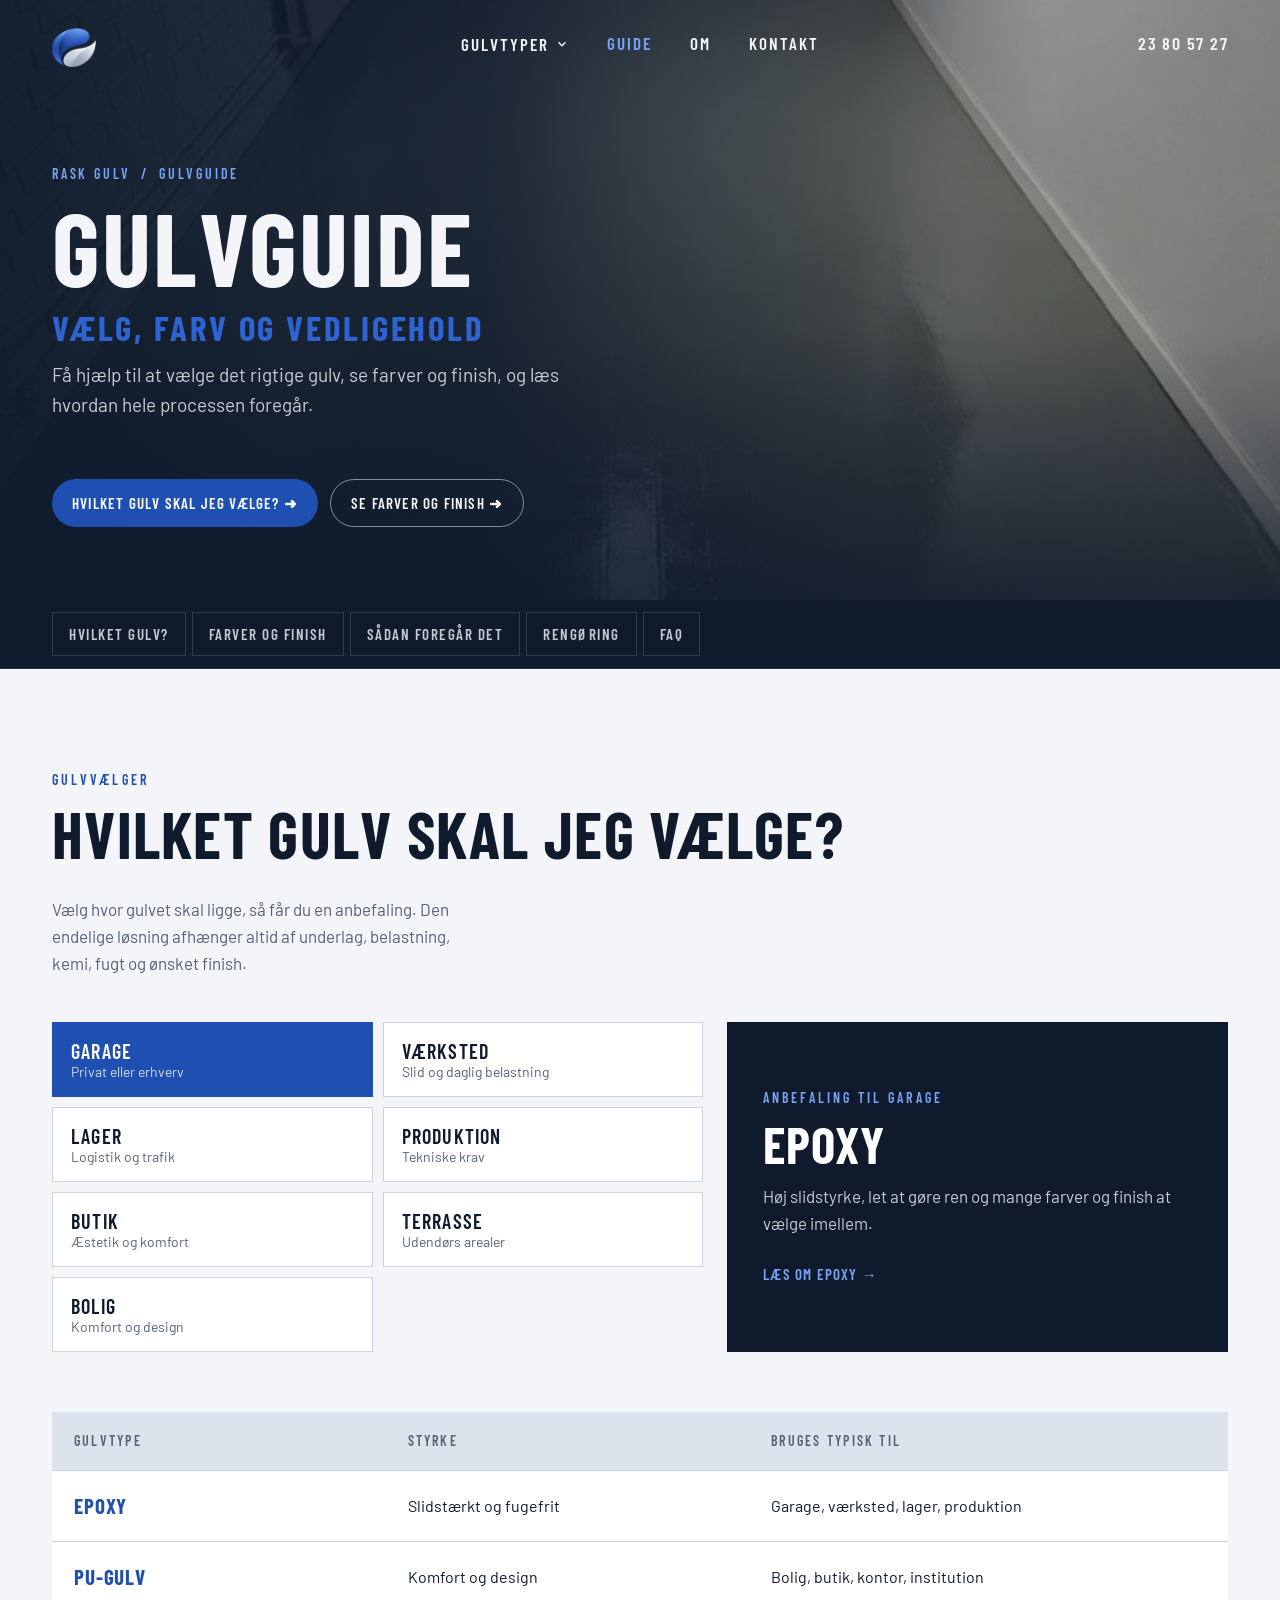
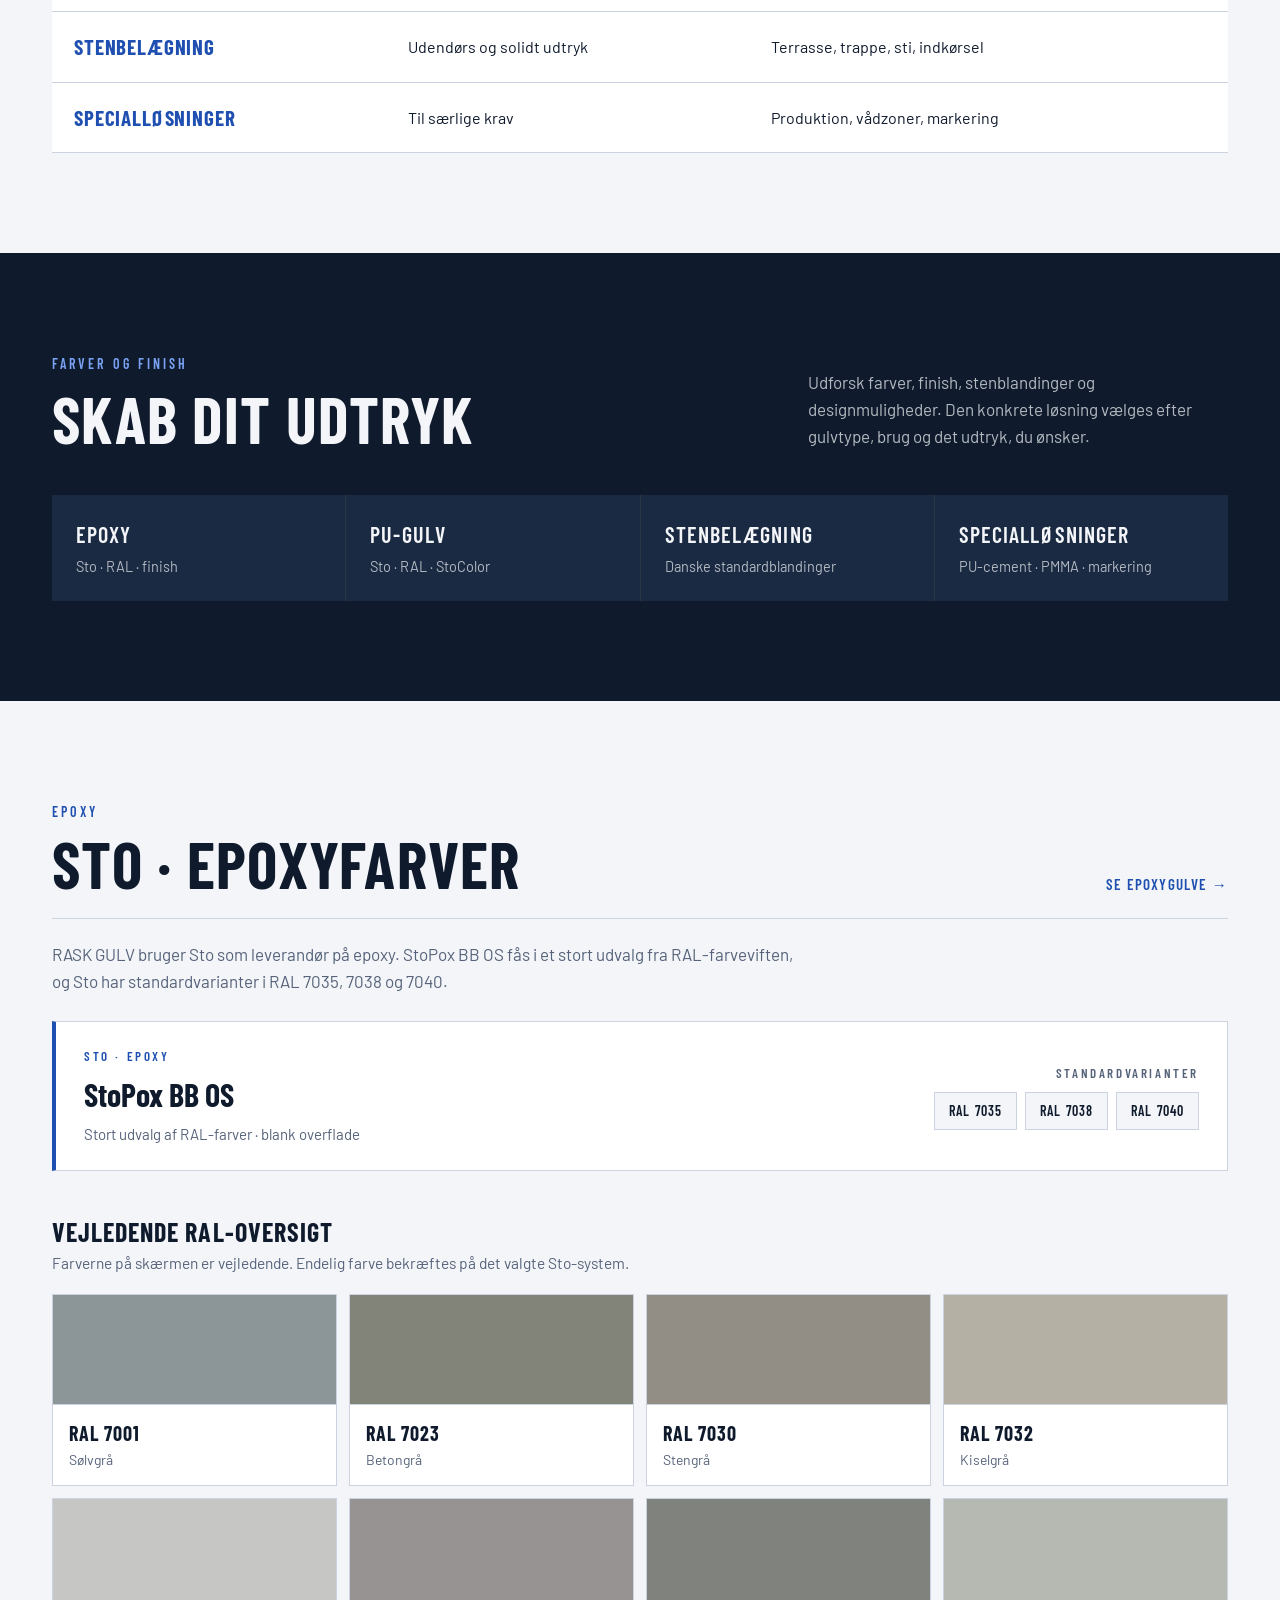
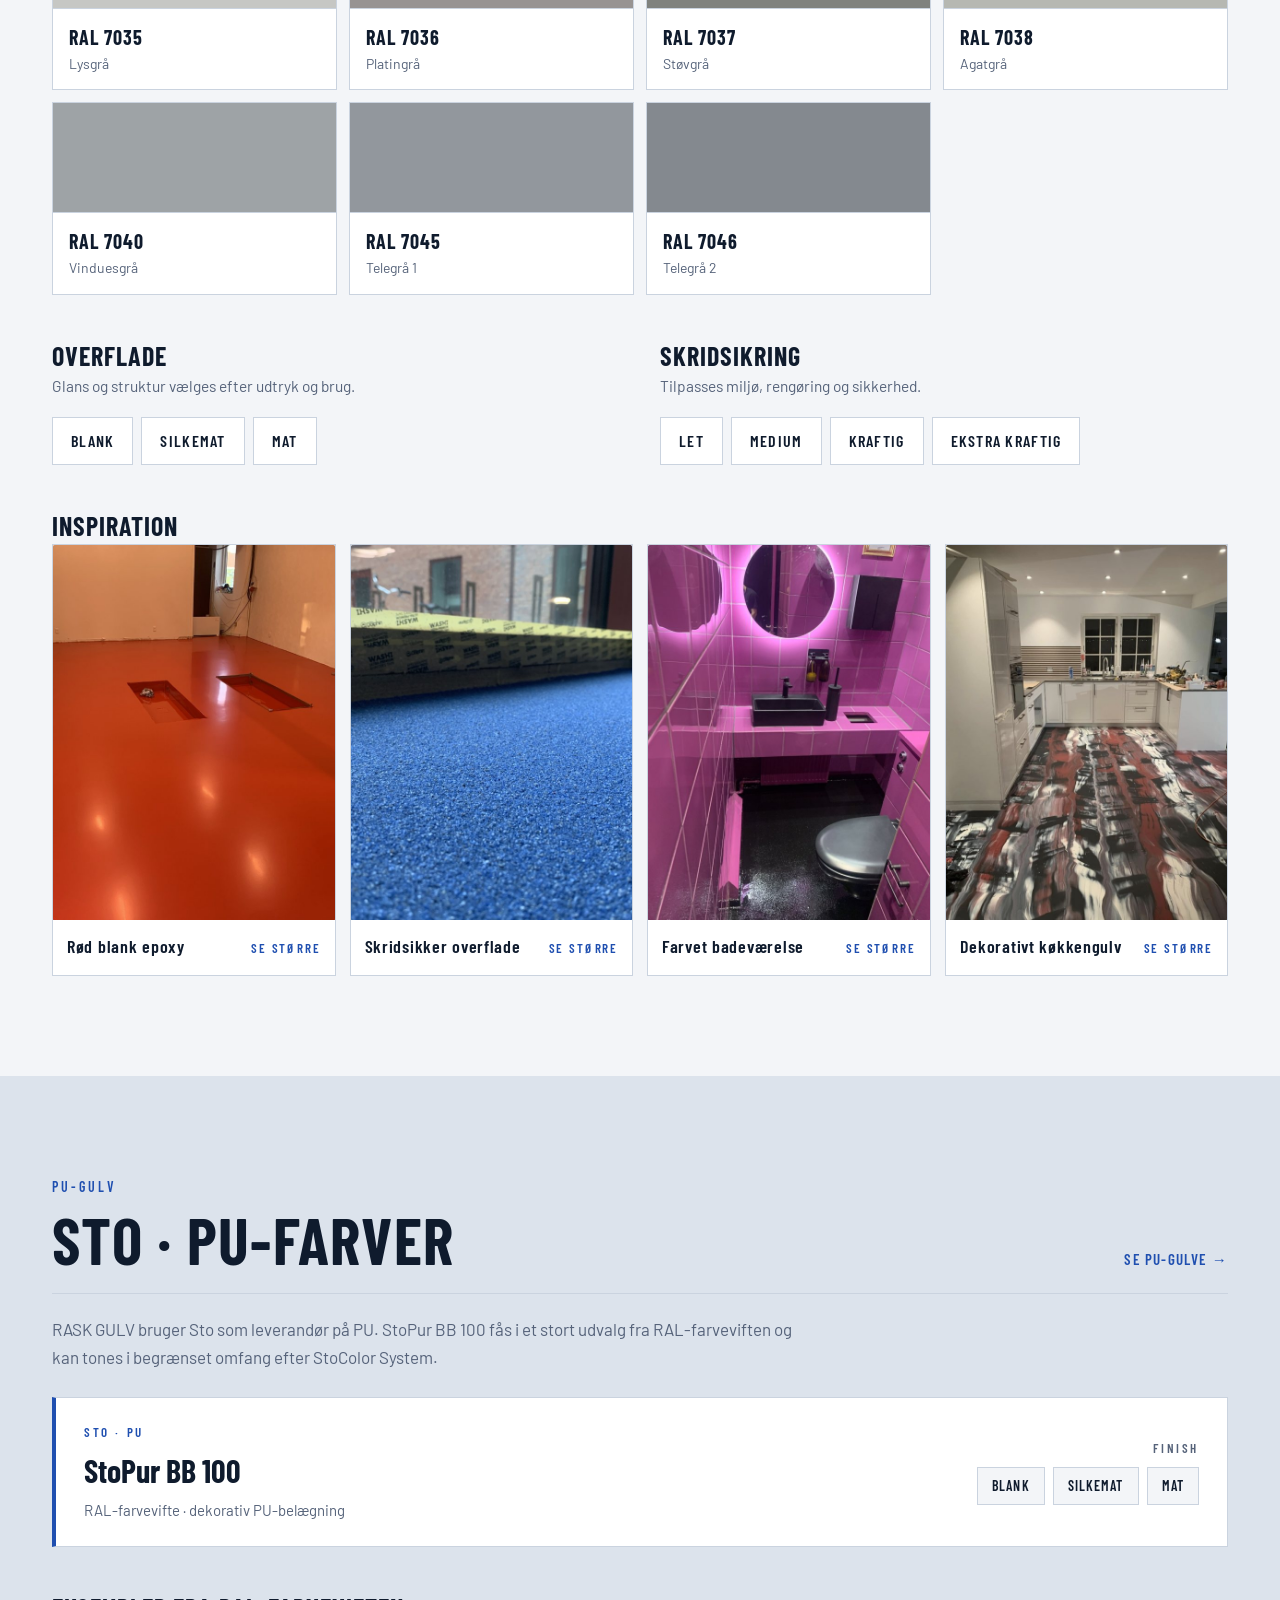
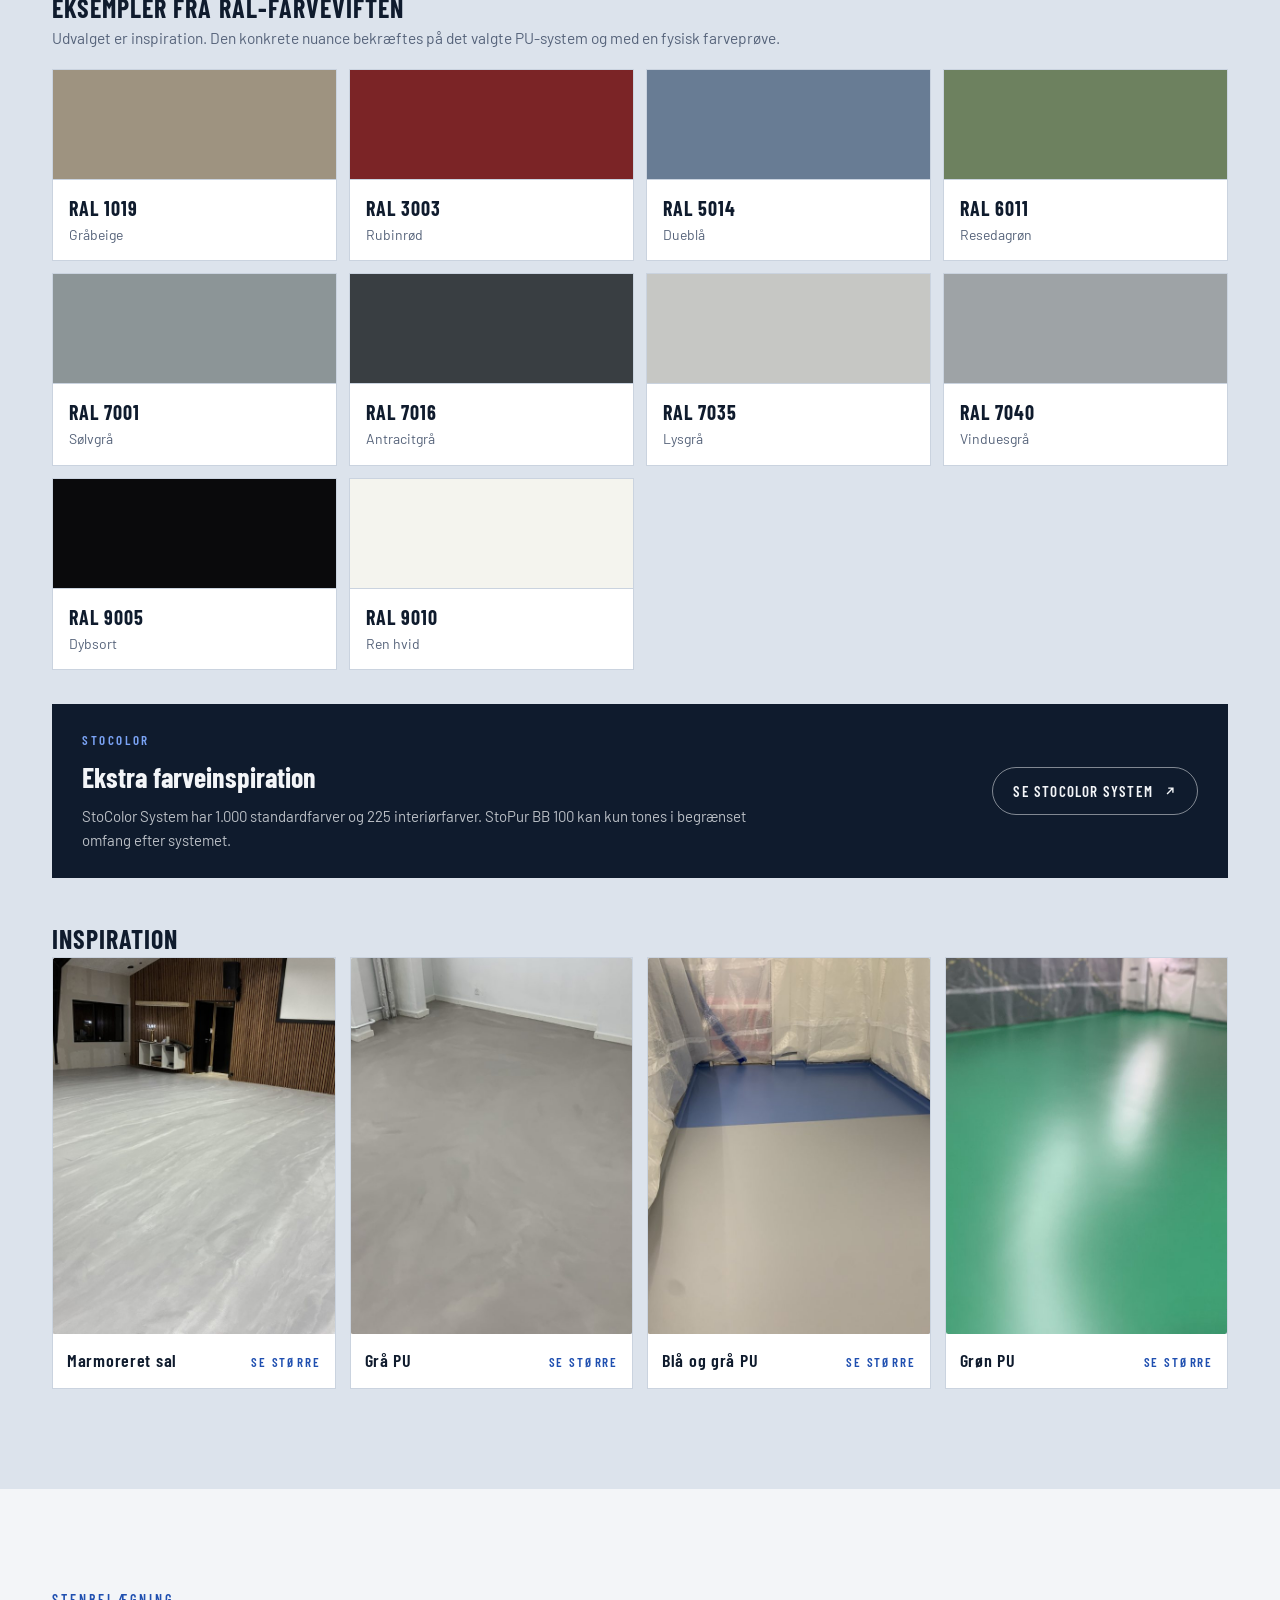
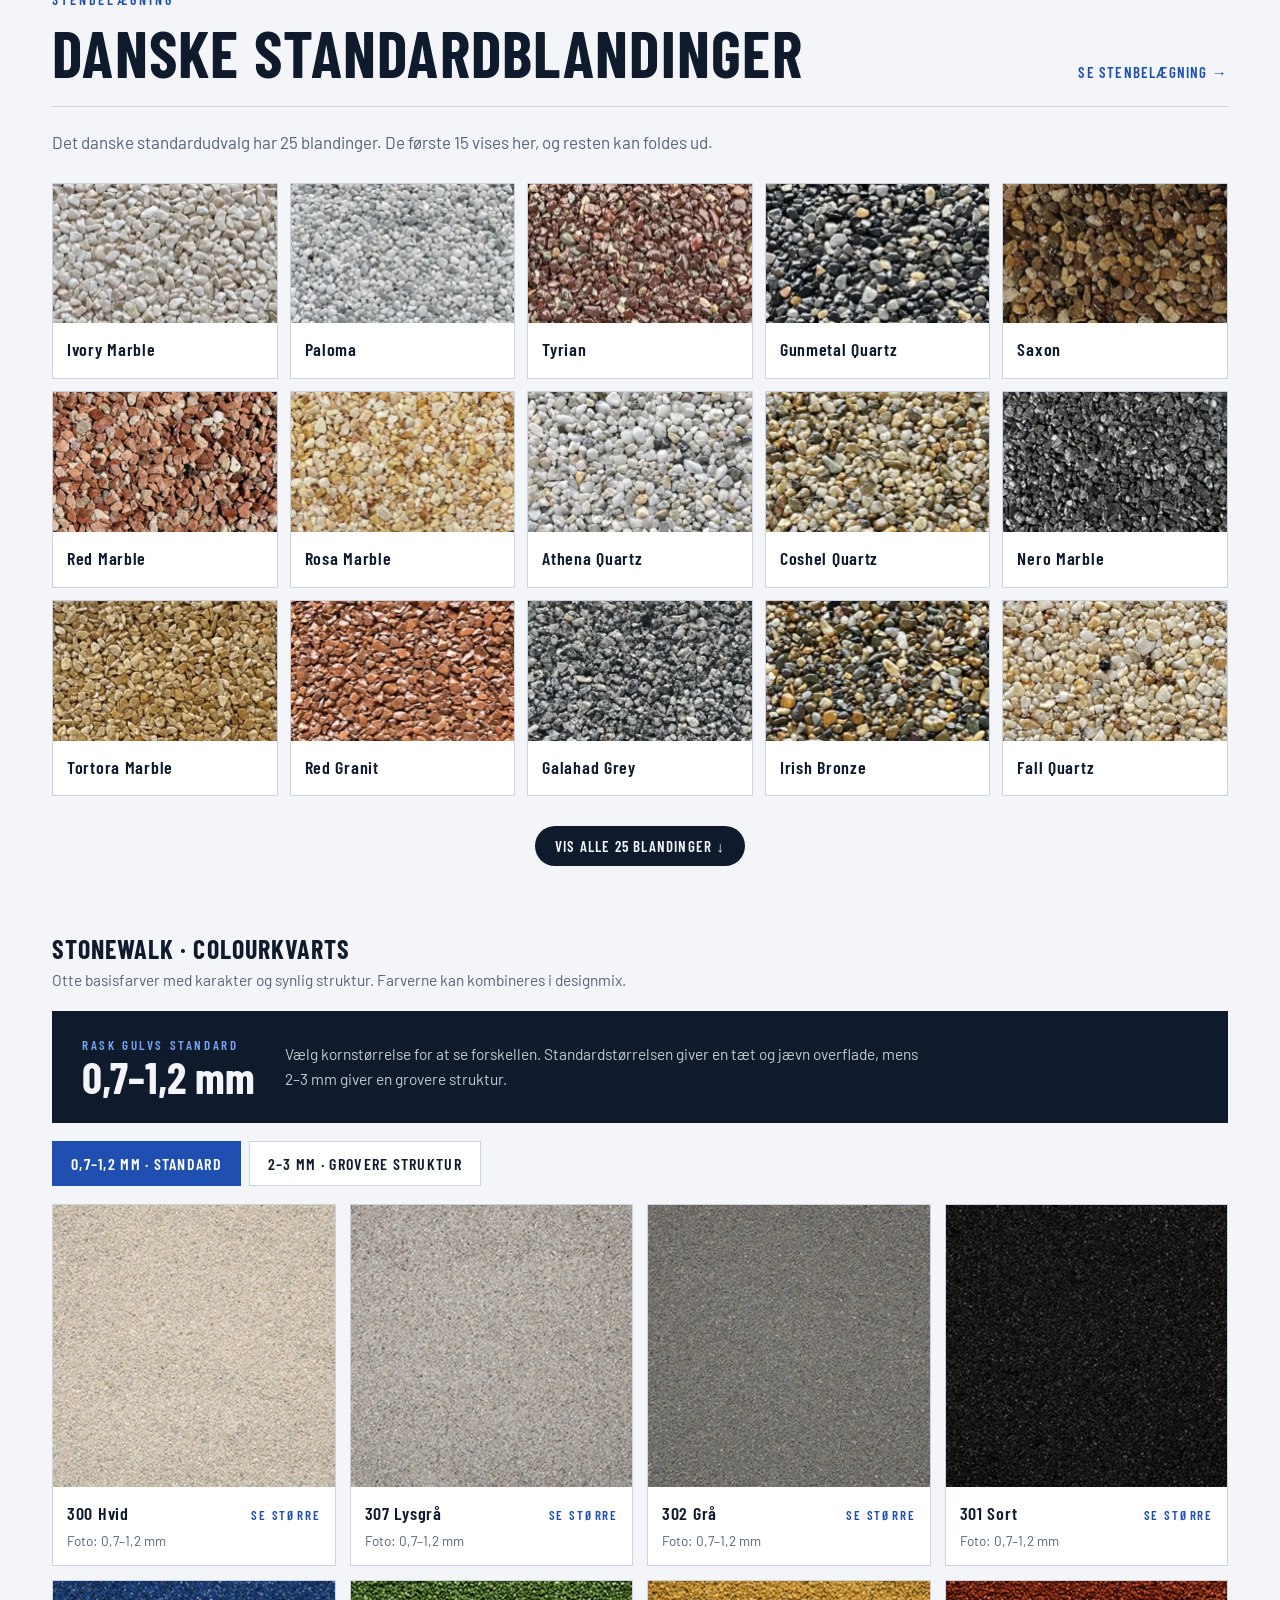
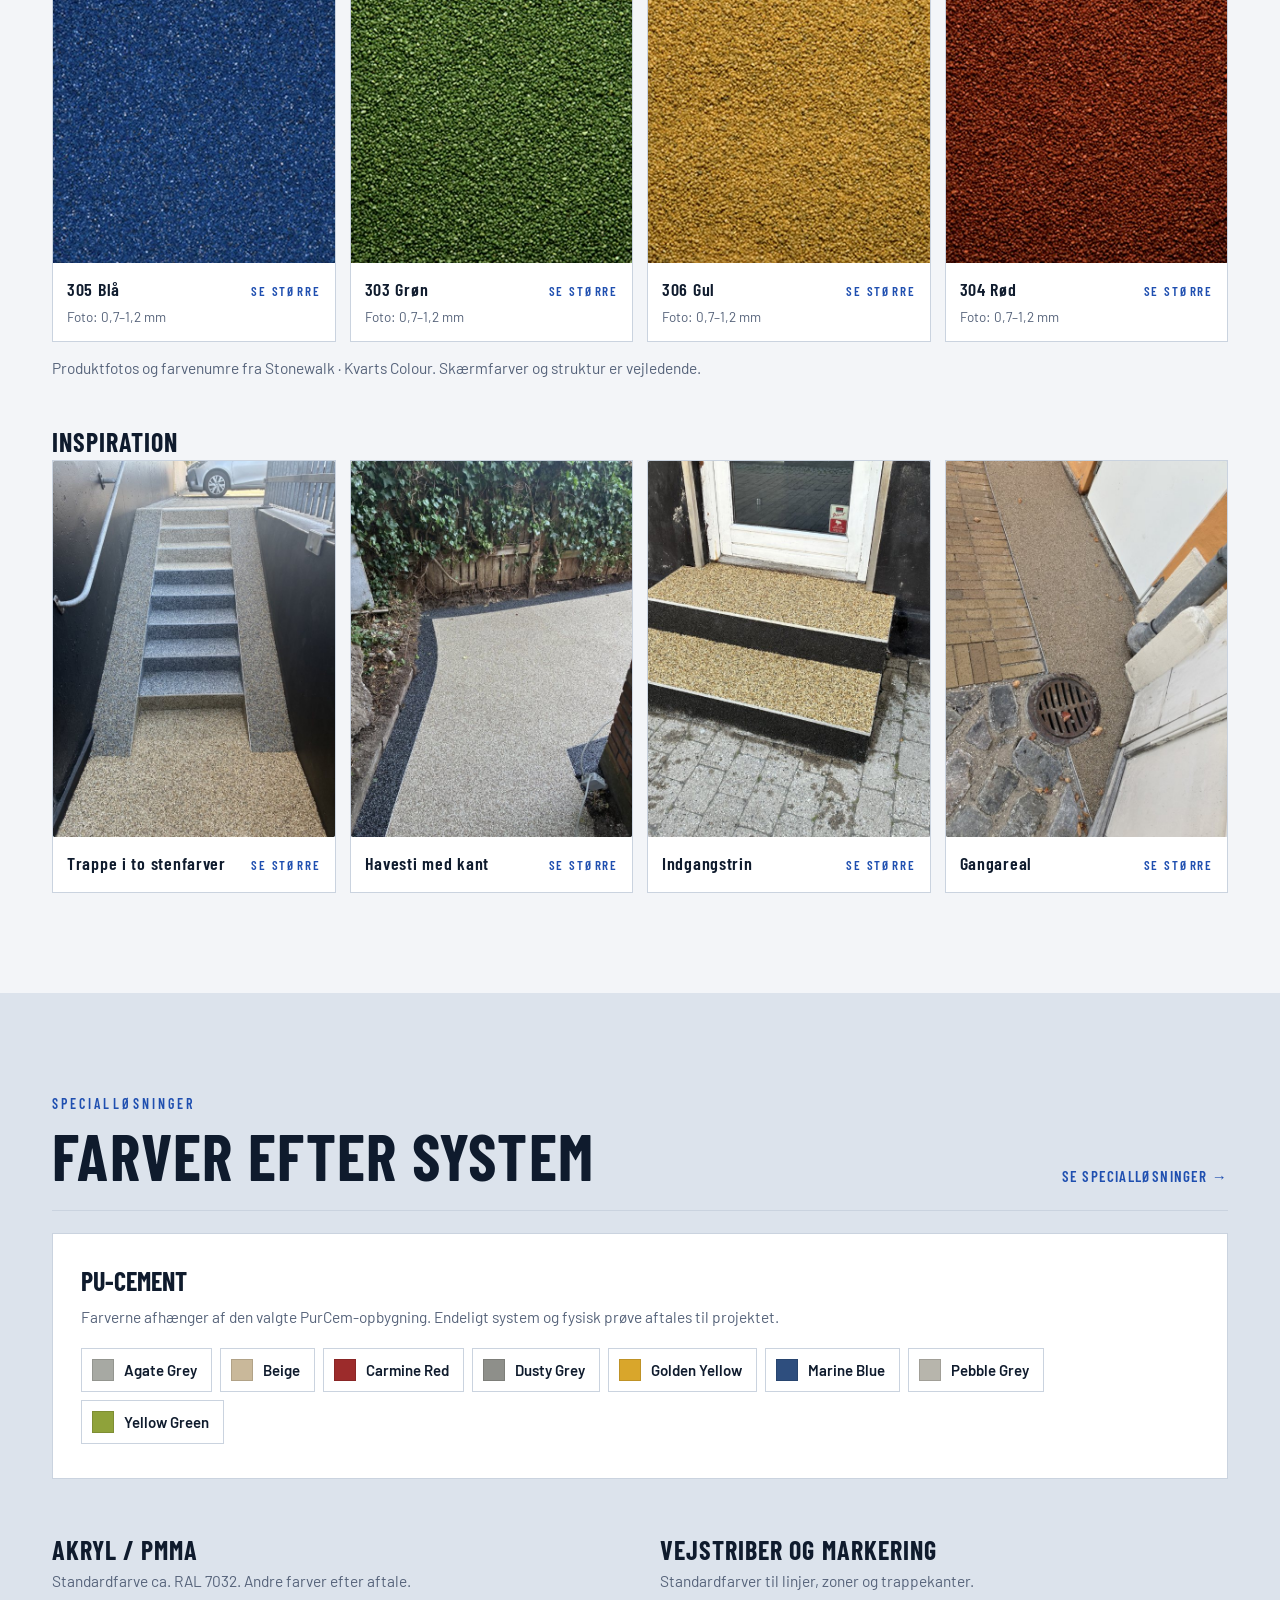
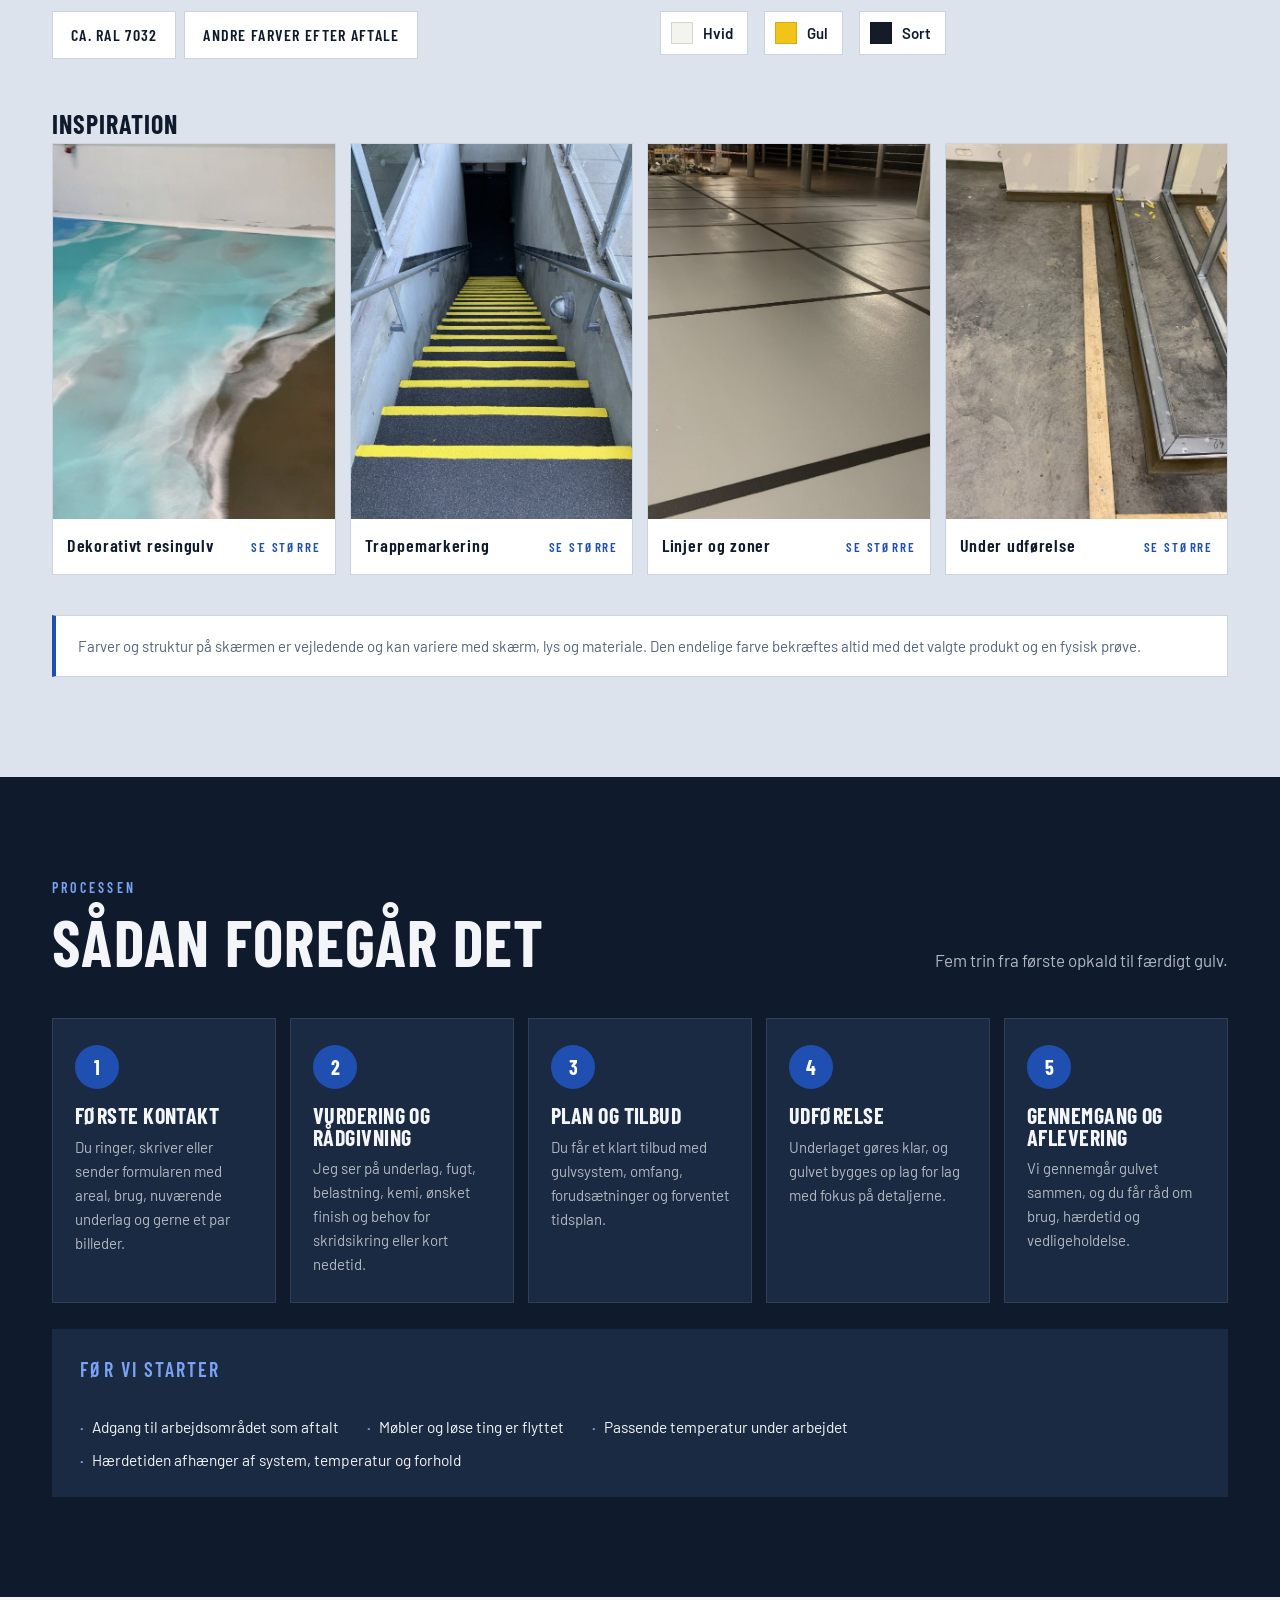
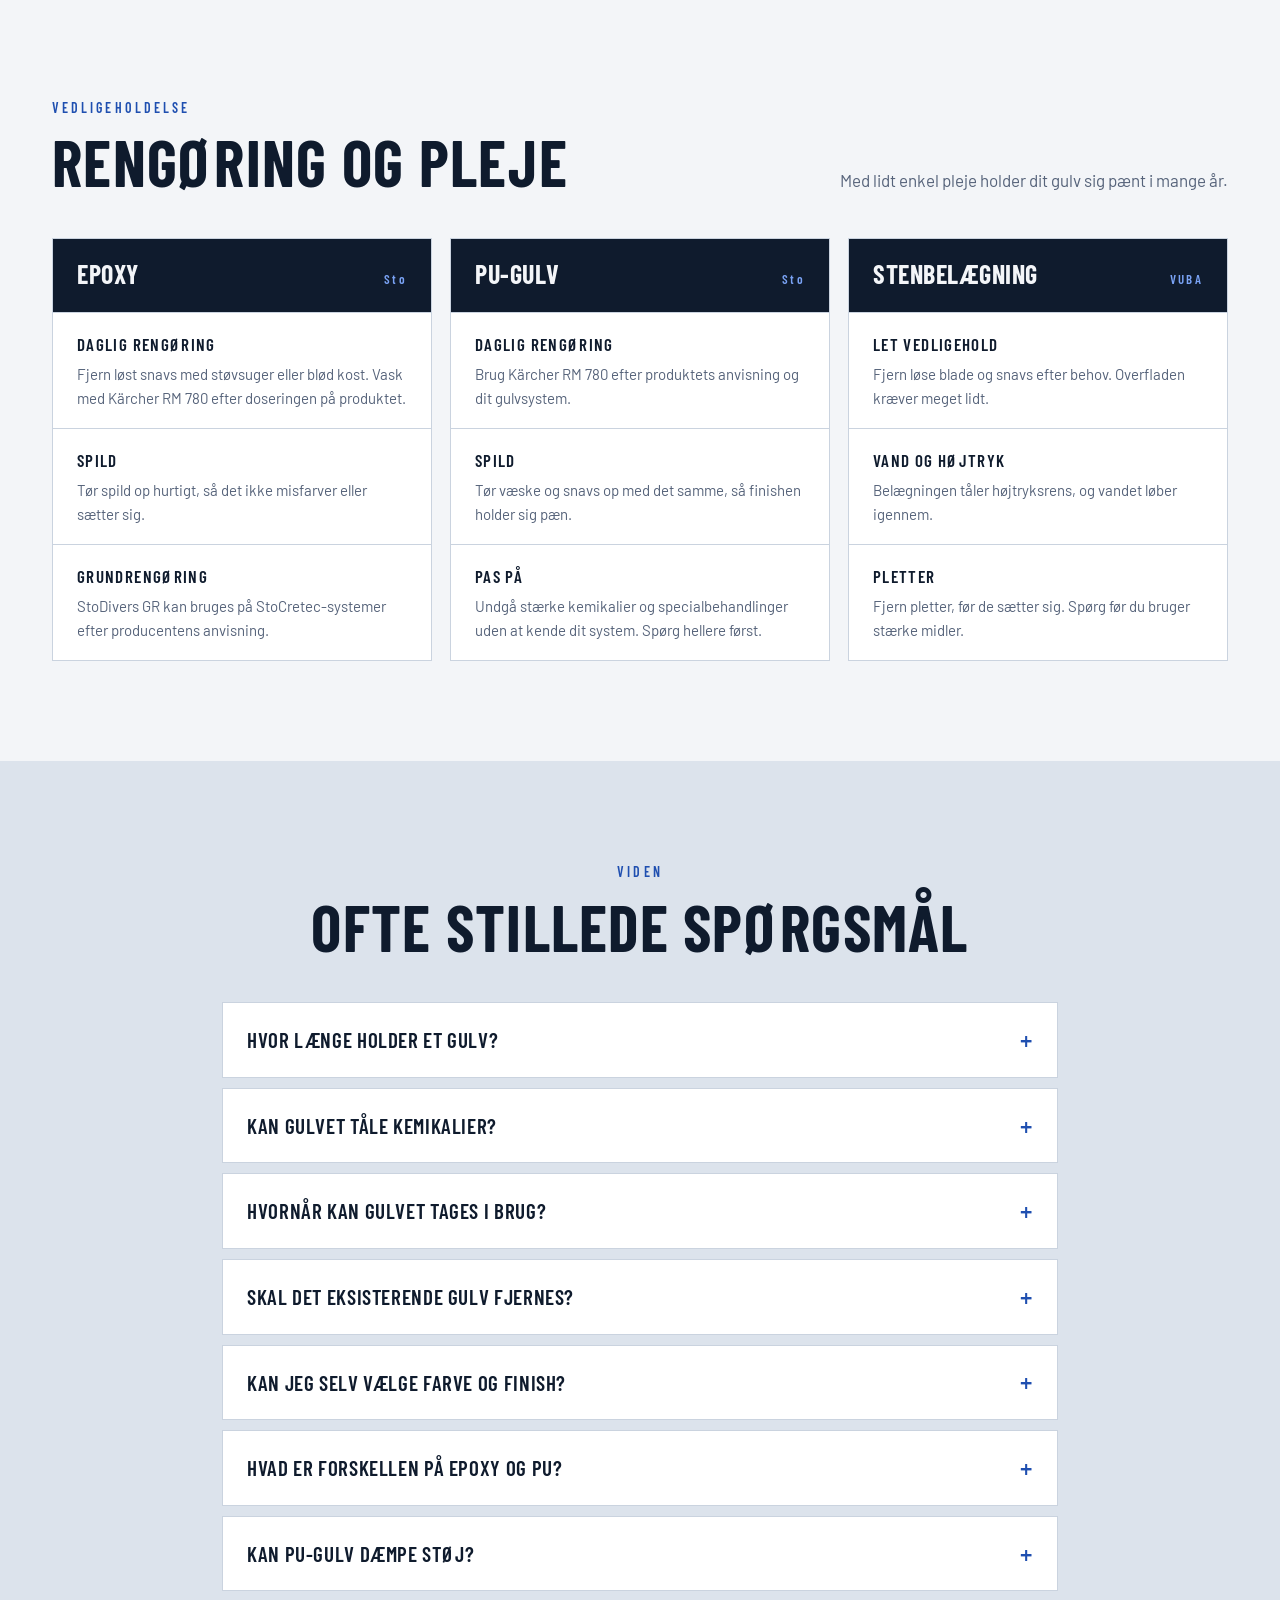
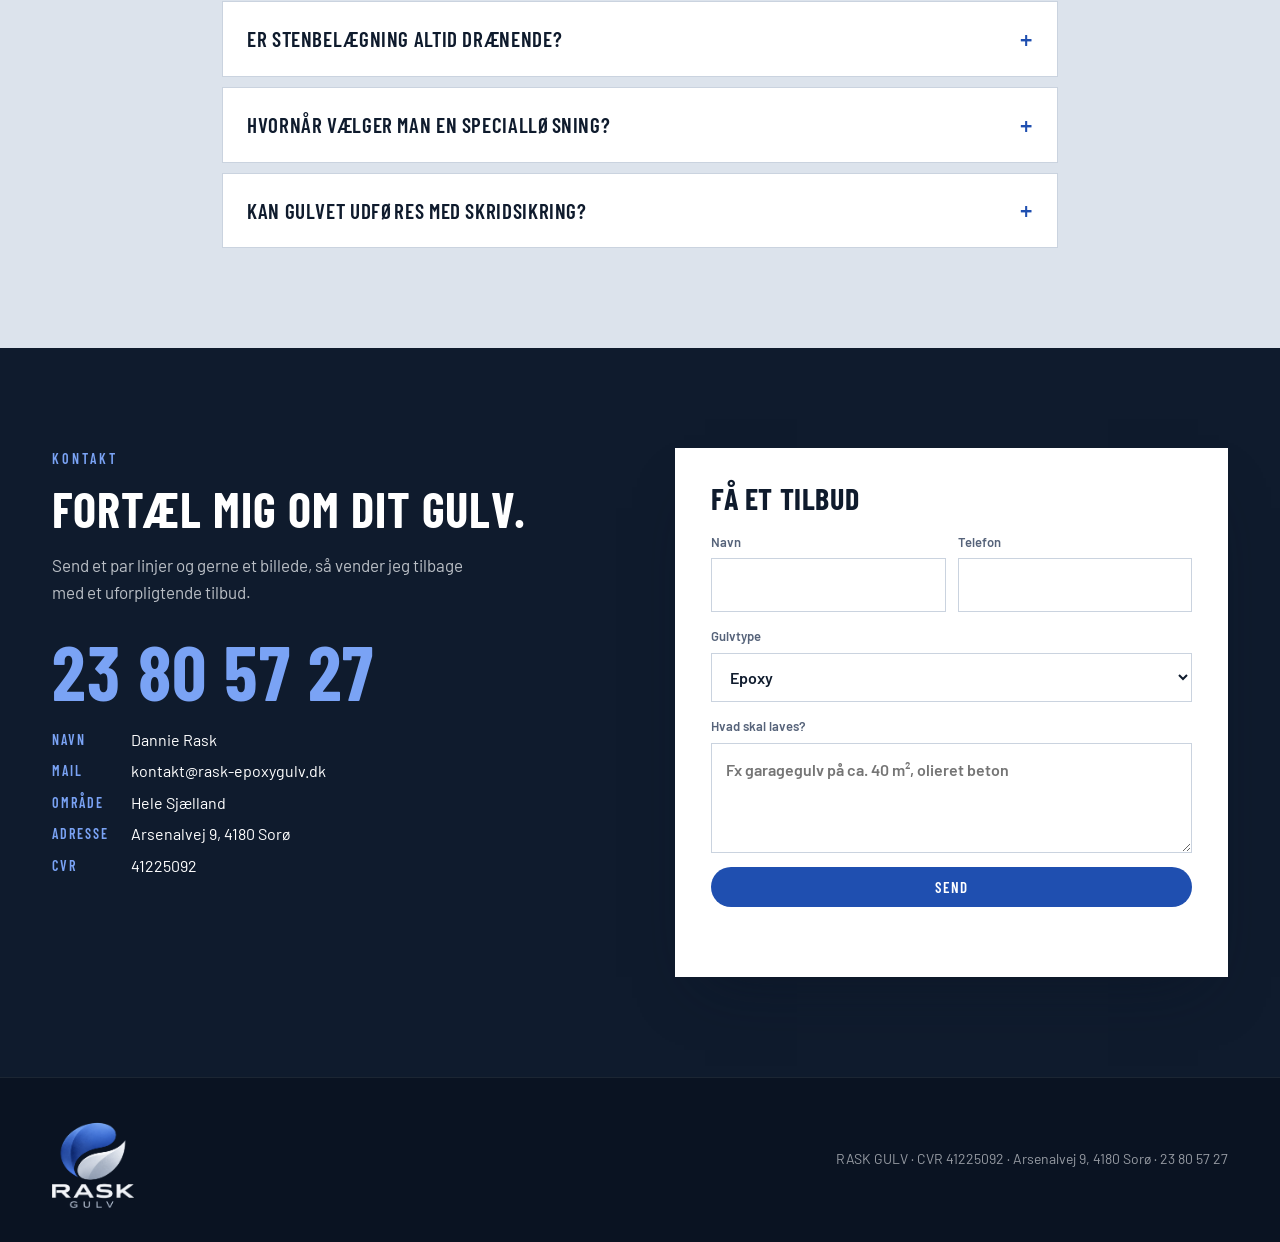
<file: gulvguide.html>
<!doctype html>
<html lang="da">
<head>
<meta charset="utf-8">
<meta name="viewport" content="width=device-width, initial-scale=1, viewport-fit=cover">
<title>Gulvguide | RASK GULV</title>
<meta name="description" content="Gulvguide fra RASK GULV: vælg det rigtige gulv, se farver og finish, processen, rengøring og FAQ.">
<link rel="preconnect" href="https://fonts.googleapis.com"><link rel="preconnect" href="https://fonts.gstatic.com" crossorigin>
<link rel="stylesheet" href="https://fonts.googleapis.com/css2?family=Barlow+Condensed:wght@500;600;700&family=Barlow:wght@400;500;600;700&display=swap">
<link rel="icon" href="favicon/favicon.ico" sizes="any">
<link rel="icon" type="image/png" href="favicon/favicon.png">
<link rel="apple-touch-icon" href="favicon/apple-touch-icon.png">
<link rel="stylesheet" href="style.css">
</head>
<body id="top">
<header class="phead"><div class="bg" style="background-image:url(img/ep1.jpg);background-position:center 60%"></div><div class="mark"><div class="wrap"><a class="lg" href="index.html" aria-label="RASK GULV, forside"><img src="img/logo-mark.png" alt="RASK GULV"></a>
<nav class="topnav" aria-label="Hovedmenu"><div class="dd"><button class="dd-btn" aria-expanded="false" aria-haspopup="true">Gulvtyper <svg viewBox="0 0 24 24" width="14" height="14" fill="none" stroke="currentColor" stroke-width="2.4" aria-hidden="true"><path d="M6 9l6 6 6-6"/></svg></button><div class="dd-menu"><a href="epoxy.html"><span style="background-image:url(img/hero.jpg)"></span><b>Epoxy</b><small>Hårdt, fugefrit og nemt at holde rent.</small></a><a href="pu-gulv.html"><span style="background-image:url(img/pu.jpg)"></span><b>PU-gulv</b><small>Elastisk, lunt og blødt at gå på.</small></a><a href="stenbelaegning.html"><span style="background-image:url(img/st6.jpg)"></span><b>Stenbelægning</b><small>Naturligt look til trapper og stier.</small></a><a href="speciallosninger.html"><span style="background-image:url(img/sp4.jpg)"></span><b>Specialløsninger</b><small>Til gulve, der skal kunne lidt mere.</small></a></div></div><a class="on" href="gulvguide.html">Guide</a><a href="om.html">Om</a><a href="kontakt.html">Kontakt</a></nav>
<div class="right"><a class="tel" href="tel:23805727">23 80 57 27</a><button class="burger" aria-label="Åbn menu" aria-expanded="false"><i></i><i></i><i></i></button></div></div></div>
<div class="wrap"><div class="crumb"><a href="index.html">RASK GULV</a><span>/</span><span>Gulvguide</span></div>
<h1>Gulvguide<span>Vælg, farv og vedligehold</span></h1>
<p>Få hjælp til at vælge det rigtige gulv, se farver og finish, og læs hvordan hele processen foregår.</p>
<div class="ctas"><a href="#vaelg" class="btn btn-rust">Hvilket gulv skal jeg vælge? ➜</a><a href="#farver" class="btn btn-line">Se farver og finish ➜</a></div>
</div></header>
<nav class="gnav"><div class="wrap"><a href="#vaelg">Hvilket gulv?</a><a href="#farver">Farver og finish</a><a href="#proces">Sådan foregår det</a><a href="#rengoering">Rengøring</a><a href="#faq">FAQ</a></div></nav>

<section class="sec paper" id="vaelg"><div class="wrap">
<div class="sec-head"><div><div class="label">Gulvvælger</div><h2>Hvilket gulv skal jeg vælge?</h2></div><p>Vælg hvor gulvet skal ligge, så får du en anbefaling. Den endelige løsning afhænger altid af underlag, belastning, kemi, fugt og ønsket finish.</p></div>
<div class="chooser"><div class="areas" role="group" aria-label="Vælg område"><button type="button" class="area on" data-i="0"><b>Garage</b><small>Privat eller erhverv</small></button><button type="button" class="area" data-i="1"><b>Værksted</b><small>Slid og daglig belastning</small></button><button type="button" class="area" data-i="2"><b>Lager</b><small>Logistik og trafik</small></button><button type="button" class="area" data-i="3"><b>Produktion</b><small>Tekniske krav</small></button><button type="button" class="area" data-i="4"><b>Butik</b><small>Æstetik og komfort</small></button><button type="button" class="area" data-i="5"><b>Terrasse</b><small>Udendørs arealer</small></button><button type="button" class="area" data-i="6"><b>Bolig</b><small>Komfort og design</small></button></div><div class="recs" aria-live="polite"><div class="rec" data-i="0"><div class="label">Anbefaling til garage</div><h3>Epoxy</h3><p>Høj slidstyrke, let at gøre ren og mange farver og finish at vælge imellem.</p><a class="link-more" href="epoxy.html">Læs om epoxy →</a></div><div class="rec" data-i="1" hidden><div class="label">Anbefaling til værksted</div><h3>Epoxy</h3><p>Tåler dæk, olie og værktøj, og spild tørres nemt op.</p><a class="link-more" href="epoxy.html">Læs om epoxy →</a></div><div class="rec" data-i="2" hidden><div class="label">Anbefaling til lager</div><h3>Epoxy</h3><p>Stærk overflade til truck- og palletrafik, gerne med markering af zoner.</p><a class="link-more" href="epoxy.html">Læs om epoxy →</a></div><div class="rec" data-i="3" hidden><div class="label">Anbefaling til produktion</div><h3>Specialløsning</h3><p>Ved kemi, varme, vand eller kort nedetid vælges PU-cement eller PMMA efter behov.</p><a class="link-more" href="speciallosninger.html">Læs om specialløsning →</a></div><div class="rec" data-i="4" hidden><div class="label">Anbefaling til butik</div><h3>PU-gulv</h3><p>Sømløst og behageligt at stå på hele dagen, med et roligt og pænt udtryk.</p><a class="link-more" href="pu-gulv.html">Læs om pu-gulv →</a></div><div class="rec" data-i="5" hidden><div class="label">Anbefaling til terrasse</div><h3>Stenbelægning</h3><p>Drænende, skridsikker og UV-bestandig. Holder godt til vejr og vind.</p><a class="link-more" href="stenbelaegning.html">Læs om stenbelægning →</a></div><div class="rec" data-i="6" hidden><div class="label">Anbefaling til bolig</div><h3>PU-gulv</h3><p>Blødt og lunt at gå på, dæmper lyden og kan fås i mange farver.</p><a class="link-more" href="pu-gulv.html">Læs om pu-gulv →</a></div></div></div>
<div class="table-wrap"><table class="compare"><thead><tr><th>Gulvtype</th><th>Styrke</th><th>Bruges typisk til</th></tr></thead><tbody><tr><th><a href="epoxy.html">Epoxy</a></th><td>Slidstærkt og fugefrit</td><td>Garage, værksted, lager, produktion</td></tr><tr><th><a href="pu-gulv.html">PU-gulv</a></th><td>Komfort og design</td><td>Bolig, butik, kontor, institution</td></tr><tr><th><a href="stenbelaegning.html">Stenbelægning</a></th><td>Udendørs og solidt udtryk</td><td>Terrasse, trappe, sti, indkørsel</td></tr><tr><th><a href="speciallosninger.html">Specialløsninger</a></th><td>Til særlige krav</td><td>Produktion, vådzoner, markering</td></tr></tbody></table></div>
</div></section>

<section class="sec dark" id="farver"><div class="wrap">
<div class="sec-head"><div><div class="label">Farver og finish</div><h2>Skab dit udtryk</h2></div><p>Udforsk farver, finish, stenblandinger og designmuligheder. Den konkrete løsning vælges efter gulvtype, brug og det udtryk, du ønsker.</p></div>
<div class="ff-over">
<a href="#f-epoxy"><b>Epoxy</b><span>Sto · RAL · finish</span></a><a href="#f-pu"><b>PU-gulv</b><span>Sto · RAL · StoColor</span></a>
<a href="#f-sten"><b>Stenbelægning</b><span>Danske standardblandinger</span></a><a href="#f-special"><b>Specialløsninger</b><span>PU-cement · PMMA · markering</span></a></div>
</div></section>

<section class="sec paper fsec" id="f-epoxy"><div class="wrap">
<div class="fhead"><div><div class="label">Epoxy</div><h2>Sto · epoxyfarver</h2></div><a class="link-more" href="epoxy.html">Se epoxygulve →</a></div>
<p class="fintro">RASK GULV bruger Sto som leverandør på epoxy. StoPox BB OS fås i et stort udvalg fra RAL-farveviften, og Sto har standardvarianter i RAL 7035, 7038 og 7040.</p>
<div class="sysbox"><div><small>Sto · epoxy</small><h4>StoPox BB OS</h4><p>Stort udvalg af RAL-farver · blank overflade</p></div><div class="sysbox-r"><small>Standardvarianter</small><div class="chips"><span class="pill">RAL 7035</span><span class="pill">RAL 7038</span><span class="pill">RAL 7040</span></div></div></div>
<h3 class="fh3">Vejledende RAL-oversigt</h3><p class="fsub">Farverne på skærmen er vejledende. Endelig farve bekræftes på det valgte Sto-system.</p>
<div class="ral"><div class="rc"><span style="background:#8C9597"></span><b>RAL 7001</b><small>Sølvgrå</small></div><div class="rc"><span style="background:#82847A"></span><b>RAL 7023</b><small>Betongrå</small></div><div class="rc"><span style="background:#928E86"></span><b>RAL 7030</b><small>Stengrå</small></div><div class="rc"><span style="background:#B4B0A3"></span><b>RAL 7032</b><small>Kiselgrå</small></div><div class="rc"><span style="background:#C6C7C4"></span><b>RAL 7035</b><small>Lysgrå</small></div><div class="rc"><span style="background:#979392"></span><b>RAL 7036</b><small>Platingrå</small></div><div class="rc"><span style="background:#80827E"></span><b>RAL 7037</b><small>Støvgrå</small></div><div class="rc"><span style="background:#B6B8B2"></span><b>RAL 7038</b><small>Agatgrå</small></div><div class="rc"><span style="background:#9EA3A6"></span><b>RAL 7040</b><small>Vinduesgrå</small></div><div class="rc"><span style="background:#92979D"></span><b>RAL 7045</b><small>Telegrå 1</small></div><div class="rc"><span style="background:#84898F"></span><b>RAL 7046</b><small>Telegrå 2</small></div></div>
<div class="two-box"><div><h3 class="fh3">Overflade</h3><p class="fsub">Glans og struktur vælges efter udtryk og brug.</p><div class="chips"><span class="chip">Blank</span><span class="chip">Silkemat</span><span class="chip">Mat</span></div></div><div><h3 class="fh3">Skridsikring</h3><p class="fsub">Tilpasses miljø, rengøring og sikkerhed.</p><div class="chips"><span class="chip">Let</span><span class="chip">Medium</span><span class="chip">Kraftig</span><span class="chip">Ekstra kraftig</span></div></div></div>
<h3 class="fh3">Inspiration</h3><div class="grid4"><button type="button" class="ph-card" data-full="img/farver/insp-epoxy-1.jpg" data-cap="Rød blank epoxy"><img src="img/farver/insp-epoxy-1.jpg" alt="Rød blank epoxy" loading="lazy"><span class="cap"><b>Rød blank epoxy</b><i>Se større</i></span></button><button type="button" class="ph-card" data-full="img/farver/insp-epoxy-2.jpg" data-cap="Skridsikker overflade"><img src="img/farver/insp-epoxy-2.jpg" alt="Skridsikker overflade" loading="lazy"><span class="cap"><b>Skridsikker overflade</b><i>Se større</i></span></button><button type="button" class="ph-card" data-full="img/farver/insp-epoxy-3.jpg" data-cap="Farvet badeværelse"><img src="img/farver/insp-epoxy-3.jpg" alt="Farvet badeværelse" loading="lazy"><span class="cap"><b>Farvet badeværelse</b><i>Se større</i></span></button><button type="button" class="ph-card" data-full="img/farver/insp-epoxy-4.jpg" data-cap="Dekorativt køkkengulv"><img src="img/farver/insp-epoxy-4.jpg" alt="Dekorativt køkkengulv" loading="lazy"><span class="cap"><b>Dekorativt køkkengulv</b><i>Se større</i></span></button></div>
</div></section>

<section class="sec concrete fsec" id="f-pu"><div class="wrap">
<div class="fhead"><div><div class="label">PU-gulv</div><h2>Sto · PU-farver</h2></div><a class="link-more" href="pu-gulv.html">Se PU-gulve →</a></div>
<p class="fintro">RASK GULV bruger Sto som leverandør på PU. StoPur BB 100 fås i et stort udvalg fra RAL-farveviften og kan tones i begrænset omfang efter StoColor System.</p>
<div class="sysbox"><div><small>Sto · PU</small><h4>StoPur BB 100</h4><p>RAL-farvevifte · dekorativ PU-belægning</p></div><div class="sysbox-r"><small>Finish</small><div class="chips"><span class="pill">Blank</span><span class="pill">Silkemat</span><span class="pill">Mat</span></div></div></div>
<h3 class="fh3">Eksempler fra RAL-farveviften</h3><p class="fsub">Udvalget er inspiration. Den konkrete nuance bekræftes på det valgte PU-system og med en fysisk farveprøve.</p>
<div class="ral"><div class="rc"><span style="background:#9E9380"></span><b>RAL 1019</b><small>Gråbeige</small></div><div class="rc"><span style="background:#7B2426"></span><b>RAL 3003</b><small>Rubinrød</small></div><div class="rc"><span style="background:#687C94"></span><b>RAL 5014</b><small>Dueblå</small></div><div class="rc"><span style="background:#6D815F"></span><b>RAL 6011</b><small>Resedagrøn</small></div><div class="rc"><span style="background:#8C9597"></span><b>RAL 7001</b><small>Sølvgrå</small></div><div class="rc"><span style="background:#393E42"></span><b>RAL 7016</b><small>Antracitgrå</small></div><div class="rc"><span style="background:#C6C7C4"></span><b>RAL 7035</b><small>Lysgrå</small></div><div class="rc"><span style="background:#9EA3A6"></span><b>RAL 7040</b><small>Vinduesgrå</small></div><div class="rc"><span style="background:#0A0A0C"></span><b>RAL 9005</b><small>Dybsort</small></div><div class="rc"><span style="background:#F4F4EE"></span><b>RAL 9010</b><small>Ren hvid</small></div></div>
<div class="stocolor"><div><small>StoColor</small><h4>Ekstra farveinspiration</h4><p>StoColor System har 1.000 standardfarver og 225 interiørfarver. StoPur BB 100 kan kun tones i begrænset omfang efter systemet.</p></div><a class="btn btn-line" href="https://www.sto.dk/s/inspiration/stocolor-system-2022" target="_blank" rel="noopener">Se StoColor System <svg viewBox="0 0 24 24" width="14" height="14" fill="none" stroke="currentColor" stroke-width="2.4" aria-hidden="true"><path d="M7 17L17 7M9 7h8v8"/></svg></a></div>
<h3 class="fh3">Inspiration</h3><div class="grid4"><button type="button" class="ph-card" data-full="img/farver/insp-pu-1.jpg" data-cap="Marmoreret sal"><img src="img/farver/insp-pu-1.jpg" alt="Marmoreret sal" loading="lazy"><span class="cap"><b>Marmoreret sal</b><i>Se større</i></span></button><button type="button" class="ph-card" data-full="img/farver/insp-pu-2.jpg" data-cap="Grå PU"><img src="img/farver/insp-pu-2.jpg" alt="Grå PU" loading="lazy"><span class="cap"><b>Grå PU</b><i>Se større</i></span></button><button type="button" class="ph-card" data-full="img/farver/insp-pu-3.jpg" data-cap="Blå og grå PU"><img src="img/farver/insp-pu-3.jpg" alt="Blå og grå PU" loading="lazy"><span class="cap"><b>Blå og grå PU</b><i>Se større</i></span></button><button type="button" class="ph-card" data-full="img/farver/insp-pu-4.jpg" data-cap="Grøn PU"><img src="img/farver/insp-pu-4.jpg" alt="Grøn PU" loading="lazy"><span class="cap"><b>Grøn PU</b><i>Se større</i></span></button></div>
</div></section>

<section class="sec paper fsec" id="f-sten"><div class="wrap">
<div class="fhead"><div><div class="label">Stenbelægning</div><h2>Danske standardblandinger</h2></div><a class="link-more" href="stenbelaegning.html">Se stenbelægning →</a></div>
<p class="fintro">Det danske standardudvalg har 25 blandinger. De første 15 vises her, og resten kan foldes ud.</p>
<div class="grid5 vuba"><button type="button" class="ph-card vb" data-full="img/farver/vuba-ivory-marble.jpg" data-cap="Ivory Marble"><img src="img/farver/vuba-ivory-marble.jpg" alt="Ivory Marble" loading="lazy"><span class="cap"><b>Ivory Marble</b><i>Se større</i></span></button><button type="button" class="ph-card vb" data-full="img/farver/vuba-paloma.jpg" data-cap="Paloma"><img src="img/farver/vuba-paloma.jpg" alt="Paloma" loading="lazy"><span class="cap"><b>Paloma</b><i>Se større</i></span></button><button type="button" class="ph-card vb" data-full="img/farver/vuba-tyrian.jpg" data-cap="Tyrian"><img src="img/farver/vuba-tyrian.jpg" alt="Tyrian" loading="lazy"><span class="cap"><b>Tyrian</b><i>Se større</i></span></button><button type="button" class="ph-card vb" data-full="img/farver/vuba-gunmetal-quartz.jpg" data-cap="Gunmetal Quartz"><img src="img/farver/vuba-gunmetal-quartz.jpg" alt="Gunmetal Quartz" loading="lazy"><span class="cap"><b>Gunmetal Quartz</b><i>Se større</i></span></button><button type="button" class="ph-card vb" data-full="img/farver/vuba-saxon.jpg" data-cap="Saxon"><img src="img/farver/vuba-saxon.jpg" alt="Saxon" loading="lazy"><span class="cap"><b>Saxon</b><i>Se større</i></span></button><button type="button" class="ph-card vb" data-full="img/farver/vuba-red-marble.jpg" data-cap="Red Marble"><img src="img/farver/vuba-red-marble.jpg" alt="Red Marble" loading="lazy"><span class="cap"><b>Red Marble</b><i>Se større</i></span></button><button type="button" class="ph-card vb" data-full="img/farver/vuba-rosa-marble.jpg" data-cap="Rosa Marble"><img src="img/farver/vuba-rosa-marble.jpg" alt="Rosa Marble" loading="lazy"><span class="cap"><b>Rosa Marble</b><i>Se større</i></span></button><button type="button" class="ph-card vb" data-full="img/farver/vuba-athena-quartz.jpg" data-cap="Athena Quartz"><img src="img/farver/vuba-athena-quartz.jpg" alt="Athena Quartz" loading="lazy"><span class="cap"><b>Athena Quartz</b><i>Se større</i></span></button><button type="button" class="ph-card vb" data-full="img/farver/vuba-coshel-quartz.jpg" data-cap="Coshel Quartz"><img src="img/farver/vuba-coshel-quartz.jpg" alt="Coshel Quartz" loading="lazy"><span class="cap"><b>Coshel Quartz</b><i>Se større</i></span></button><button type="button" class="ph-card vb" data-full="img/farver/vuba-nero-marble.jpg" data-cap="Nero Marble"><img src="img/farver/vuba-nero-marble.jpg" alt="Nero Marble" loading="lazy"><span class="cap"><b>Nero Marble</b><i>Se større</i></span></button><button type="button" class="ph-card vb" data-full="img/farver/vuba-tortora-marble.jpg" data-cap="Tortora Marble"><img src="img/farver/vuba-tortora-marble.jpg" alt="Tortora Marble" loading="lazy"><span class="cap"><b>Tortora Marble</b><i>Se større</i></span></button><button type="button" class="ph-card vb" data-full="img/farver/vuba-red-granit.jpg" data-cap="Red Granit"><img src="img/farver/vuba-red-granit.jpg" alt="Red Granit" loading="lazy"><span class="cap"><b>Red Granit</b><i>Se større</i></span></button><button type="button" class="ph-card vb" data-full="img/farver/vuba-galahad-grey.jpg" data-cap="Galahad Grey"><img src="img/farver/vuba-galahad-grey.jpg" alt="Galahad Grey" loading="lazy"><span class="cap"><b>Galahad Grey</b><i>Se større</i></span></button><button type="button" class="ph-card vb" data-full="img/farver/vuba-irish-bronze.jpg" data-cap="Irish Bronze"><img src="img/farver/vuba-irish-bronze.jpg" alt="Irish Bronze" loading="lazy"><span class="cap"><b>Irish Bronze</b><i>Se større</i></span></button><button type="button" class="ph-card vb" data-full="img/farver/vuba-fall-quartz.jpg" data-cap="Fall Quartz"><img src="img/farver/vuba-fall-quartz.jpg" alt="Fall Quartz" loading="lazy"><span class="cap"><b>Fall Quartz</b><i>Se større</i></span></button><button type="button" class="ph-card vb extra" data-full="img/farver/vuba-black-bassalt.jpg" data-cap="Black Bassalt"><img src="img/farver/vuba-black-bassalt.jpg" alt="Black Bassalt" loading="lazy"><span class="cap"><b>Black Bassalt</b><i>Se større</i></span></button><button type="button" class="ph-card vb extra" data-full="img/farver/vuba-tawny.jpg" data-cap="Tawny"><img src="img/farver/vuba-tawny.jpg" alt="Tawny" loading="lazy"><span class="cap"><b>Tawny</b><i>Se større</i></span></button><button type="button" class="ph-card vb extra" data-full="img/farver/vuba-ipanema-beach.jpg" data-cap="Ipanema Beach"><img src="img/farver/vuba-ipanema-beach.jpg" alt="Ipanema Beach" loading="lazy"><span class="cap"><b>Ipanema Beach</b><i>Se større</i></span></button><button type="button" class="ph-card vb extra" data-full="img/farver/vuba-st-ives.jpg" data-cap="St. Ives"><img src="img/farver/vuba-st-ives.jpg" alt="St. Ives" loading="lazy"><span class="cap"><b>St. Ives</b><i>Se større</i></span></button><button type="button" class="ph-card vb extra" data-full="img/farver/vuba-tuscan.jpg" data-cap="Tuscan"><img src="img/farver/vuba-tuscan.jpg" alt="Tuscan" loading="lazy"><span class="cap"><b>Tuscan</b><i>Se større</i></span></button><button type="button" class="ph-card vb extra" data-full="img/farver/vuba-alaska-thundra.jpg" data-cap="Alaska Thundra"><img src="img/farver/vuba-alaska-thundra.jpg" alt="Alaska Thundra" loading="lazy"><span class="cap"><b>Alaska Thundra</b><i>Se større</i></span></button><button type="button" class="ph-card vb extra" data-full="img/farver/vuba-necker-island.jpg" data-cap="Necker Island"><img src="img/farver/vuba-necker-island.jpg" alt="Necker Island" loading="lazy"><span class="cap"><b>Necker Island</b><i>Se større</i></span></button><button type="button" class="ph-card vb extra" data-full="img/farver/vuba-posidon.jpg" data-cap="Posidon"><img src="img/farver/vuba-posidon.jpg" alt="Posidon" loading="lazy"><span class="cap"><b>Posidon</b><i>Se større</i></span></button><button type="button" class="ph-card vb extra" data-full="img/farver/vuba-ballagio.jpg" data-cap="Ballagio"><img src="img/farver/vuba-ballagio.jpg" alt="Ballagio" loading="lazy"><span class="cap"><b>Ballagio</b><i>Se større</i></span></button><button type="button" class="ph-card vb extra" data-full="img/farver/vuba-pantagonia.jpg" data-cap="Pantagonia"><img src="img/farver/vuba-pantagonia.jpg" alt="Pantagonia" loading="lazy"><span class="cap"><b>Pantagonia</b><i>Se større</i></span></button></div><div class="more-wrap"><button type="button" class="btn btn-dark show-more" aria-expanded="false">Vis alle 25 blandinger ↓</button></div>
<h3 class="fh3" style="margin-top:70px">Stonewalk · Colourkvarts</h3><p class="fsub">Otte basisfarver med karakter og synlig struktur. Farverne kan kombineres i designmix.</p>
<div class="std"><div><small>RASK GULVs standard</small><b>0,7–1,2 mm</b></div><p>Vælg kornstørrelse for at se forskellen. Standardstørrelsen giver en tæt og jævn overflade, mens 2–3 mm giver en grovere struktur.</p></div>
<div class="seg" role="group" aria-label="Kornstørrelse"><button type="button" class="on" data-sz="07-12">0,7–1,2 mm · standard</button><button type="button" data-sz="2-3">2–3 mm · grovere struktur</button></div>
<div class="grid4 sw-grid"><button type="button" class="ph-card sw-card" data-code="300" data-full="img/farver/sw-300-07-12.jpg" data-cap="300 Hvid"><img src="img/farver/sw-300-07-12.jpg" alt="Stonewalk 300 Hvid" loading="lazy"><span class="cap"><b>300 Hvid</b><small class="sz">Foto: 0,7–1,2 mm</small><i>Se større</i></span></button><button type="button" class="ph-card sw-card" data-code="307" data-full="img/farver/sw-307-07-12.jpg" data-cap="307 Lysgrå"><img src="img/farver/sw-307-07-12.jpg" alt="Stonewalk 307 Lysgrå" loading="lazy"><span class="cap"><b>307 Lysgrå</b><small class="sz">Foto: 0,7–1,2 mm</small><i>Se større</i></span></button><button type="button" class="ph-card sw-card" data-code="302" data-full="img/farver/sw-302-07-12.jpg" data-cap="302 Grå"><img src="img/farver/sw-302-07-12.jpg" alt="Stonewalk 302 Grå" loading="lazy"><span class="cap"><b>302 Grå</b><small class="sz">Foto: 0,7–1,2 mm</small><i>Se større</i></span></button><button type="button" class="ph-card sw-card" data-code="301" data-full="img/farver/sw-301-07-12.jpg" data-cap="301 Sort"><img src="img/farver/sw-301-07-12.jpg" alt="Stonewalk 301 Sort" loading="lazy"><span class="cap"><b>301 Sort</b><small class="sz">Foto: 0,7–1,2 mm</small><i>Se større</i></span></button><button type="button" class="ph-card sw-card" data-code="305" data-full="img/farver/sw-305-07-12.jpg" data-cap="305 Blå"><img src="img/farver/sw-305-07-12.jpg" alt="Stonewalk 305 Blå" loading="lazy"><span class="cap"><b>305 Blå</b><small class="sz">Foto: 0,7–1,2 mm</small><i>Se større</i></span></button><button type="button" class="ph-card sw-card" data-code="303" data-full="img/farver/sw-303-07-12.jpg" data-cap="303 Grøn"><img src="img/farver/sw-303-07-12.jpg" alt="Stonewalk 303 Grøn" loading="lazy"><span class="cap"><b>303 Grøn</b><small class="sz">Foto: 0,7–1,2 mm</small><i>Se større</i></span></button><button type="button" class="ph-card sw-card" data-code="306" data-full="img/farver/sw-306-07-12.jpg" data-cap="306 Gul"><img src="img/farver/sw-306-07-12.jpg" alt="Stonewalk 306 Gul" loading="lazy"><span class="cap"><b>306 Gul</b><small class="sz">Foto: 0,7–1,2 mm</small><i>Se større</i></span></button><button type="button" class="ph-card sw-card" data-code="304" data-full="img/farver/sw-304-07-12.jpg" data-cap="304 Rød"><img src="img/farver/sw-304-07-12.jpg" alt="Stonewalk 304 Rød" loading="lazy"><span class="cap"><b>304 Rød</b><small class="sz">Foto: 0,7–1,2 mm</small><i>Se større</i></span></button></div>
<p class="fsub" style="margin-top:14px">Produktfotos og farvenumre fra Stonewalk · Kvarts Colour. Skærmfarver og struktur er vejledende.</p>
<h3 class="fh3">Inspiration</h3><div class="grid4"><button type="button" class="ph-card" data-full="img/farver/insp-sten-1.jpg" data-cap="Trappe i to stenfarver"><img src="img/farver/insp-sten-1.jpg" alt="Trappe i to stenfarver" loading="lazy"><span class="cap"><b>Trappe i to stenfarver</b><i>Se større</i></span></button><button type="button" class="ph-card" data-full="img/farver/insp-sten-2.jpg" data-cap="Havesti med kant"><img src="img/farver/insp-sten-2.jpg" alt="Havesti med kant" loading="lazy"><span class="cap"><b>Havesti med kant</b><i>Se større</i></span></button><button type="button" class="ph-card" data-full="img/farver/insp-sten-3.jpg" data-cap="Indgangstrin"><img src="img/farver/insp-sten-3.jpg" alt="Indgangstrin" loading="lazy"><span class="cap"><b>Indgangstrin</b><i>Se større</i></span></button><button type="button" class="ph-card" data-full="img/farver/insp-sten-4.jpg" data-cap="Gangareal"><img src="img/farver/insp-sten-4.jpg" alt="Gangareal" loading="lazy"><span class="cap"><b>Gangareal</b><i>Se større</i></span></button></div>
</div></section>

<section class="sec concrete fsec" id="f-special"><div class="wrap">
<div class="fhead"><div><div class="label">Specialløsninger</div><h2>Farver efter system</h2></div><a class="link-more" href="speciallosninger.html">Se specialløsninger →</a></div>
<div class="spec-box"><h4>PU-cement</h4><p class="fsub">Farverne afhænger af den valgte PurCem-opbygning. Endeligt system og fysisk prøve aftales til projektet.</p><span class="pc"><i style="background:#A7A9A3"></i>Agate Grey</span><span class="pc"><i style="background:#C9B89A"></i>Beige</span><span class="pc"><i style="background:#9C2B2B"></i>Carmine Red</span><span class="pc"><i style="background:#8E8F8A"></i>Dusty Grey</span><span class="pc"><i style="background:#D9A62B"></i>Golden Yellow</span><span class="pc"><i style="background:#2E4E7E"></i>Marine Blue</span><span class="pc"><i style="background:#B7B5AC"></i>Pebble Grey</span><span class="pc"><i style="background:#8FA23A"></i>Yellow Green</span></div>
<div class="two-box"><div><h3 class="fh3">Akryl / PMMA</h3><p class="fsub">Standardfarve ca. RAL 7032. Andre farver efter aftale.</p><div class="chips"><span class="chip">Ca. RAL 7032</span><span class="chip">Andre farver efter aftale</span></div></div><div><h3 class="fh3">Vejstriber og markering</h3><p class="fsub">Standardfarver til linjer, zoner og trappekanter.</p><div class="chips"><span class="pc"><i style="background:#F4F4EE"></i>Hvid</span><span class="pc"><i style="background:#F2C318"></i>Gul</span><span class="pc"><i style="background:#151B27"></i>Sort</span></div></div></div>
<h3 class="fh3">Inspiration</h3><div class="grid4"><button type="button" class="ph-card" data-full="img/farver/insp-special-1.jpg" data-cap="Dekorativt resingulv"><img src="img/farver/insp-special-1.jpg" alt="Dekorativt resingulv" loading="lazy"><span class="cap"><b>Dekorativt resingulv</b><i>Se større</i></span></button><button type="button" class="ph-card" data-full="img/farver/insp-special-2.jpg" data-cap="Trappemarkering"><img src="img/farver/insp-special-2.jpg" alt="Trappemarkering" loading="lazy"><span class="cap"><b>Trappemarkering</b><i>Se større</i></span></button><button type="button" class="ph-card" data-full="img/farver/insp-special-3.jpg" data-cap="Linjer og zoner"><img src="img/farver/insp-special-3.jpg" alt="Linjer og zoner" loading="lazy"><span class="cap"><b>Linjer og zoner</b><i>Se større</i></span></button><button type="button" class="ph-card" data-full="img/farver/insp-special-4.jpg" data-cap="Under udførelse"><img src="img/farver/insp-special-4.jpg" alt="Under udførelse" loading="lazy"><span class="cap"><b>Under udførelse</b><i>Se større</i></span></button></div>
<div class="note-box">Farver og struktur på skærmen er vejledende og kan variere med skærm, lys og materiale. Den endelige farve bekræftes altid med det valgte produkt og en fysisk prøve.</div>
</div></section>

<section class="sec dark proces" id="proces"><div class="wrap">
<div class="sec-head"><div><div class="label">Processen</div><h2>Sådan foregår det</h2></div><p>Fem trin fra første opkald til færdigt gulv.</p></div>
<ol class="steps"><li><span class="num">1</span><div><h3>Første kontakt</h3><p>Du ringer, skriver eller sender formularen med areal, brug, nuværende underlag og gerne et par billeder.</p></div></li><li><span class="num">2</span><div><h3>Vurdering og rådgivning</h3><p>Jeg ser på underlag, fugt, belastning, kemi, ønsket finish og behov for skridsikring eller kort nedetid.</p></div></li><li><span class="num">3</span><div><h3>Plan og tilbud</h3><p>Du får et klart tilbud med gulvsystem, omfang, forudsætninger og forventet tidsplan.</p></div></li><li><span class="num">4</span><div><h3>Udførelse</h3><p>Underlaget gøres klar, og gulvet bygges op lag for lag med fokus på detaljerne.</p></div></li><li><span class="num">5</span><div><h3>Gennemgang og aflevering</h3><p>Vi gennemgår gulvet sammen, og du får råd om brug, hærdetid og vedligeholdelse.</p></div></li></ol>
<div class="prep"><b>Før vi starter</b><ul><li>Adgang til arbejdsområdet som aftalt</li><li>Møbler og løse ting er flyttet</li><li>Passende temperatur under arbejdet</li><li>Hærdetiden afhænger af system, temperatur og forhold</li></ul></div>
</div></section>

<section class="sec paper" id="rengoering"><div class="wrap">
<div class="sec-head"><div><div class="label">Vedligeholdelse</div><h2>Rengøring og pleje</h2></div><p>Med lidt enkel pleje holder dit gulv sig pænt i mange år.</p></div>
<div class="clean"><div class="cl"><div class="cl-h"><h3>Epoxy</h3><span>Sto</span></div><div class="cl-i"><b>Daglig rengøring</b><p>Fjern løst snavs med støvsuger eller blød kost. Vask med Kärcher RM 780 efter doseringen på produktet.</p></div><div class="cl-i"><b>Spild</b><p>Tør spild op hurtigt, så det ikke misfarver eller sætter sig.</p></div><div class="cl-i"><b>Grundrengøring</b><p>StoDivers GR kan bruges på StoCretec-systemer efter producentens anvisning.</p></div></div><div class="cl"><div class="cl-h"><h3>PU-gulv</h3><span>Sto</span></div><div class="cl-i"><b>Daglig rengøring</b><p>Brug Kärcher RM 780 efter produktets anvisning og dit gulvsystem.</p></div><div class="cl-i"><b>Spild</b><p>Tør væske og snavs op med det samme, så finishen holder sig pæn.</p></div><div class="cl-i"><b>Pas på</b><p>Undgå stærke kemikalier og specialbehandlinger uden at kende dit system. Spørg hellere først.</p></div></div><div class="cl"><div class="cl-h"><h3>Stenbelægning</h3><span>VUBA</span></div><div class="cl-i"><b>Let vedligehold</b><p>Fjern løse blade og snavs efter behov. Overfladen kræver meget lidt.</p></div><div class="cl-i"><b>Vand og højtryk</b><p>Belægningen tåler højtryksrens, og vandet løber igennem.</p></div><div class="cl-i"><b>Pletter</b><p>Fjern pletter, før de sætter sig. Spørg før du bruger stærke midler.</p></div></div></div>
</div></section>

<section class="sec concrete" id="faq"><div class="wrap narrow">
<div class="sec-head center-h"><div><div class="label">Viden</div><h2>Ofte stillede spørgsmål</h2></div></div>
<div class="faq"><details><summary>Hvor længe holder et gulv?</summary><p>Et korrekt udført gulv holder i mange år. Levetiden afhænger af gulvtype, underlag, belastning og vedligeholdelse, og derfor starter hver opgave med en grundig vurdering.</p></details><details><summary>Kan gulvet tåle kemikalier?</summary><p>Epoxy har høj kemikalieresistens, og til særligt krævende miljøer findes specialsystemer som PU-cement. Fortæl hvilke stoffer gulvet skal tåle, så vælger jeg systemet efter det.</p></details><details><summary>Hvornår kan gulvet tages i brug?</summary><p>Det afhænger af system, temperatur og forhold på stedet. Du får altid en konkret hærdetid, før arbejdet går i gang, så du kan planlægge efter den.</p></details><details><summary>Skal det eksisterende gulv fjernes?</summary><p>Ikke altid. Mange gulve, fx beton og klinker, kan bruges som underlag, hvis de slibes og repareres. Det vurderes ved besigtigelsen.</p></details><details><summary>Kan jeg selv vælge farve og finish?</summary><p>Ja. Epoxy og PU fås i mange RAL-farver og som blank, silkemat eller mat, og stenbelægning fås i flere stenblandinger.</p></details><details><summary>Hvad er forskellen på epoxy og PU?</summary><p>Epoxy er hårdt og meget slidstærkt og passer til garager, værksteder og lagre. PU er mere elastisk, blødere at gå på og dæmper lyden, så det passer godt til boliger, butikker og kontorer.</p></details><details><summary>Kan PU-gulv dæmpe støj?</summary><p>Ja, der findes PU-systemer, der er opbygget til at dæmpe trinlyd.</p></details><details><summary>Er stenbelægning altid drænende?</summary><p>Helstøbt stenbelægning er som udgangspunkt drænende, så vandet kan løbe igennem. Det kræver et underlag, der også kan lede vandet væk.</p></details><details><summary>Hvornår vælger man en specialløsning?</summary><p>Når gulvet skal tåle ekstra meget, fx varme, vand, kemi, tung trafik, eller når det skal kunne bruges igen efter kort tid.</p></details><details><summary>Kan gulvet udføres med skridsikring?</summary><p>Ja. Skridsikringen kan laves i flere grader, fra let til ekstra kraftig, alt efter hvor gulvet ligger, og hvordan det bruges.</p></details></div>
</div></section>

<section class="contact" id="kontakt">
  <div class="wrap">
    <div>
      <div class="label">Kontakt</div>
      <h2>Fortæl mig om dit gulv.</h2>
      <p style="color:var(--muted);max-width:440px">Send et par linjer og gerne et billede, så vender jeg tilbage med et uforpligtende tilbud.</p>
      <a class="phone" href="tel:23805727">23 80 57 27</a>
      <dl>
        <dt>Navn</dt><dd>Dannie Rask</dd>
        <dt>Mail</dt><dd>kontakt@rask-epoxygulv.dk</dd>
        <dt>Område</dt><dd>Hele Sjælland</dd>
        <dt>Adresse</dt><dd>Arsenalvej 9, 4180 Sorø</dd>
        <dt>CVR</dt><dd>41225092</dd>
      </dl>
    </div>
    <form data-demo>
<h3>Få et tilbud</h3>
<div class="row"><label for="f-n">Navn<input id="f-n" autocomplete="name"></label><label for="f-t">Telefon<input id="f-t" type="tel" autocomplete="tel"></label></div>
<label for="f-g">Gulvtype<select id="f-g"><option>Epoxy</option><option>PU-gulv</option><option>Stenbelægning</option><option>Specialløsning</option><option>Ved ikke endnu</option></select></label>
<label for="f-d">Hvad skal laves?<textarea id="f-d" placeholder="Fx garagegulv på ca. 40 m², olieret beton"></textarea></label>
<button class="btn btn-rust" type="submit">Send</button>
<p class="note" aria-live="polite" style="font-size:14px;color:var(--rust);min-height:20px"></p>
</form>
  </div>
</section><div class="lb" hidden><button type="button" class="lb-x" aria-label="Luk">×</button><figure><img alt=""><figcaption></figcaption></figure></div>
<footer><div class="wrap"><a href="#top" aria-label="Til toppen"><img src="img/logo-full.png" alt="RASK GULV"></a><span>RASK GULV · CVR 41225092 · Arsenalvej 9, 4180 Sorø · 23 80 57 27</span></div></footer>
<script src="script.js"></script>
</body>
</html>
</file>
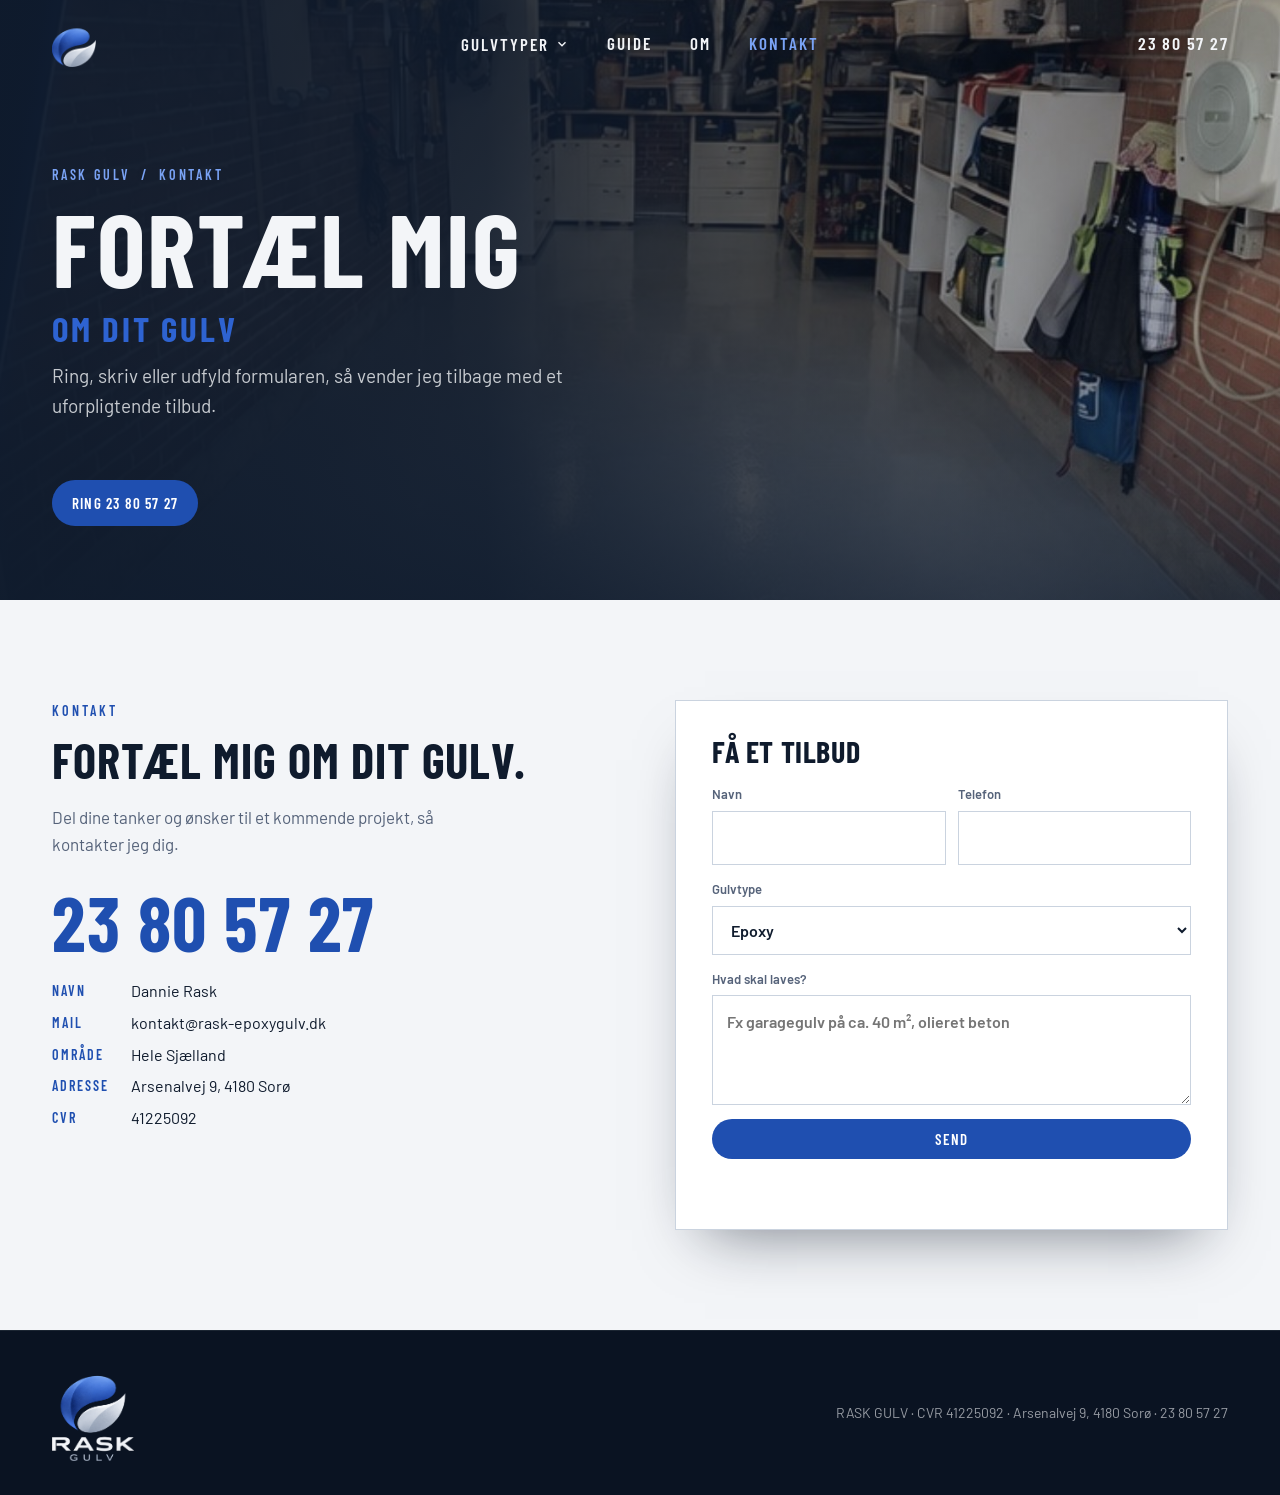
<file: kontakt.html>
<!doctype html>
<html lang="da">
<head>
<meta charset="utf-8">
<meta name="viewport" content="width=device-width, initial-scale=1, viewport-fit=cover">
<title>Kontakt | RASK GULV</title>
<meta name="description" content="Kontakt Dannie Rask på 23 80 57 27 for et uforpligtende tilbud.">
<link rel="preconnect" href="https://fonts.googleapis.com"><link rel="preconnect" href="https://fonts.gstatic.com" crossorigin>
<link rel="stylesheet" href="https://fonts.googleapis.com/css2?family=Barlow+Condensed:wght@500;600;700&family=Barlow:wght@400;500;600;700&display=swap">
<link rel="icon" href="favicon/favicon.ico" sizes="any">
<link rel="icon" type="image/png" href="favicon/favicon.png">
<link rel="apple-touch-icon" href="favicon/apple-touch-icon.png">
<link rel="stylesheet" href="style.css">
</head>
<body id="top">
<header class="phead"><div class="bg" style="background-image:url(img/garage2-efter.jpg);background-position:center 60%"></div><div class="mark"><div class="wrap"><a class="lg" href="index.html" aria-label="RASK GULV, forside"><img src="img/logo-mark.png" alt="RASK GULV"></a>
<nav class="topnav" aria-label="Hovedmenu"><div class="dd"><button class="dd-btn" aria-expanded="false" aria-haspopup="true">Gulvtyper <svg viewBox="0 0 24 24" width="14" height="14" fill="none" stroke="currentColor" stroke-width="2.4" aria-hidden="true"><path d="M6 9l6 6 6-6"/></svg></button><div class="dd-menu"><a href="epoxy.html"><span style="background-image:url(img/hero.jpg)"></span><b>Epoxy</b><small>Hårdt, fugefrit og nemt at holde rent.</small></a><a href="pu-gulv.html"><span style="background-image:url(img/pu.jpg)"></span><b>PU-gulv</b><small>Elastisk, lunt og blødt at gå på.</small></a><a href="stenbelaegning.html"><span style="background-image:url(img/st6.jpg)"></span><b>Stenbelægning</b><small>Naturligt look til trapper og stier.</small></a><a href="speciallosninger.html"><span style="background-image:url(img/sp4.jpg)"></span><b>Specialløsninger</b><small>Til gulve, der skal kunne lidt mere.</small></a></div></div><a href="gulvguide.html">Guide</a><a href="om.html">Om</a><a class="on" href="kontakt.html">Kontakt</a></nav>
<div class="right"><a class="tel" href="tel:23805727">23 80 57 27</a><button class="burger" aria-label="Åbn menu" aria-expanded="false"><i></i><i></i><i></i></button></div></div></div>
<div class="wrap"><div class="crumb"><a href="index.html">RASK GULV</a><span>/</span><span>Kontakt</span></div>
<h1>Fortæl mig<span>om dit gulv</span></h1>
<p>Ring, skriv eller udfyld formularen, så vender jeg tilbage med et uforpligtende tilbud.</p>
<div class="ctas"><a href="tel:23805727" class="btn btn-rust">Ring 23 80 57 27</a></div>
</div></header>
<section class="contact light" id="kontakt">
  <div class="wrap">
    <div>
      <div class="label">Kontakt</div>
      <h2>Fortæl mig om dit gulv.</h2>
      <p style="color:var(--muted);max-width:440px">Del dine tanker og ønsker til et kommende projekt, så kontakter jeg dig.</p>
      <a class="phone" href="tel:23805727">23 80 57 27</a>
      <dl>
        <dt>Navn</dt><dd>Dannie Rask</dd>
        <dt>Mail</dt><dd>kontakt@rask-epoxygulv.dk</dd>
        <dt>Område</dt><dd>Hele Sjælland</dd>
        <dt>Adresse</dt><dd>Arsenalvej 9, 4180 Sorø</dd>
        <dt>CVR</dt><dd>41225092</dd>
      </dl>
    </div>
    <form data-demo>
<h3>Få et tilbud</h3>
<div class="row"><label for="f-n">Navn<input id="f-n" autocomplete="name"></label><label for="f-t">Telefon<input id="f-t" type="tel" autocomplete="tel"></label></div>
<label for="f-g">Gulvtype<select id="f-g"><option>Epoxy</option><option>PU-gulv</option><option>Stenbelægning</option><option>Specialløsning</option><option>Ved ikke endnu</option></select></label>
<label for="f-d">Hvad skal laves?<textarea id="f-d" placeholder="Fx garagegulv på ca. 40 m², olieret beton"></textarea></label>
<button class="btn btn-rust" type="submit">Send</button>
<p class="note" aria-live="polite" style="font-size:14px;color:var(--rust);min-height:20px"></p>
</form>
  </div>
</section>
<footer><div class="wrap"><a href="#top" aria-label="Til toppen"><img src="img/logo-full.png" alt="RASK GULV"></a><span>RASK GULV · CVR 41225092 · Arsenalvej 9, 4180 Sorø · 23 80 57 27</span></div></footer>
<script src="script.js"></script>
</body>
</html>
</file>
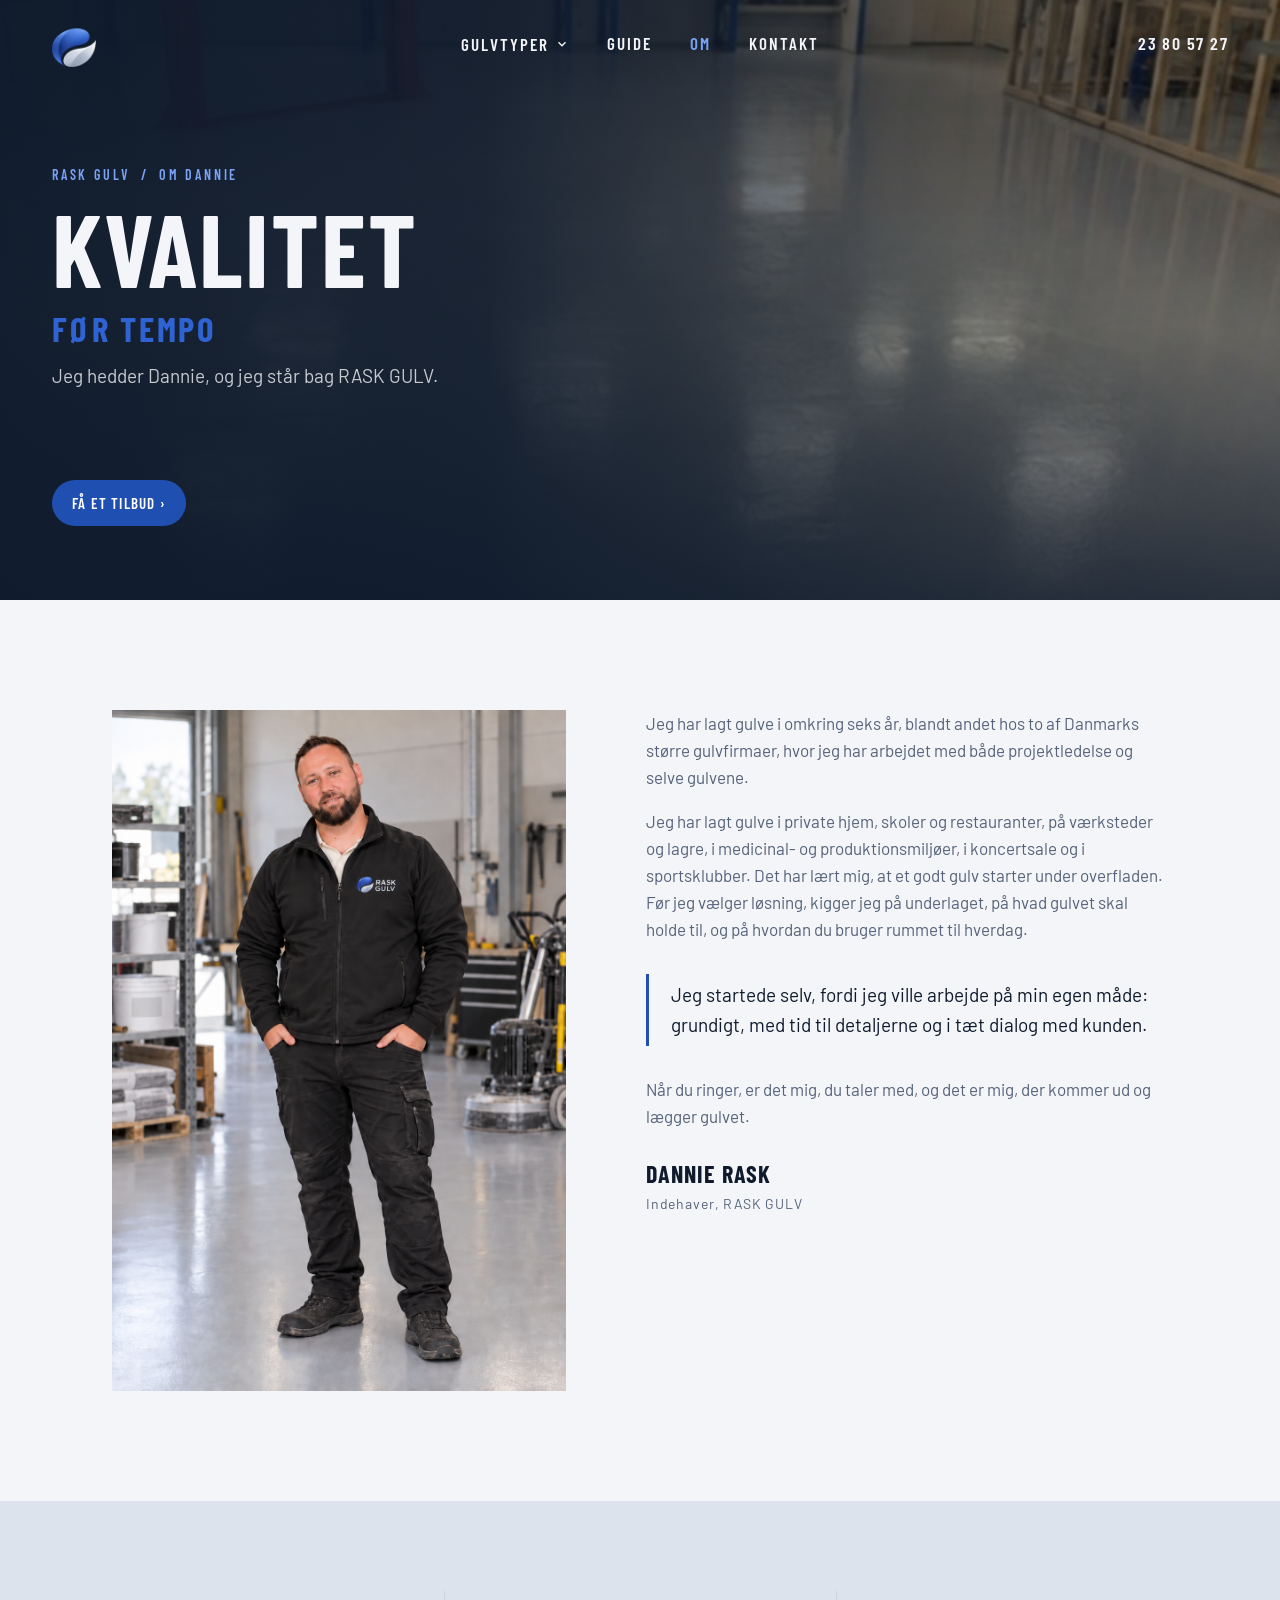
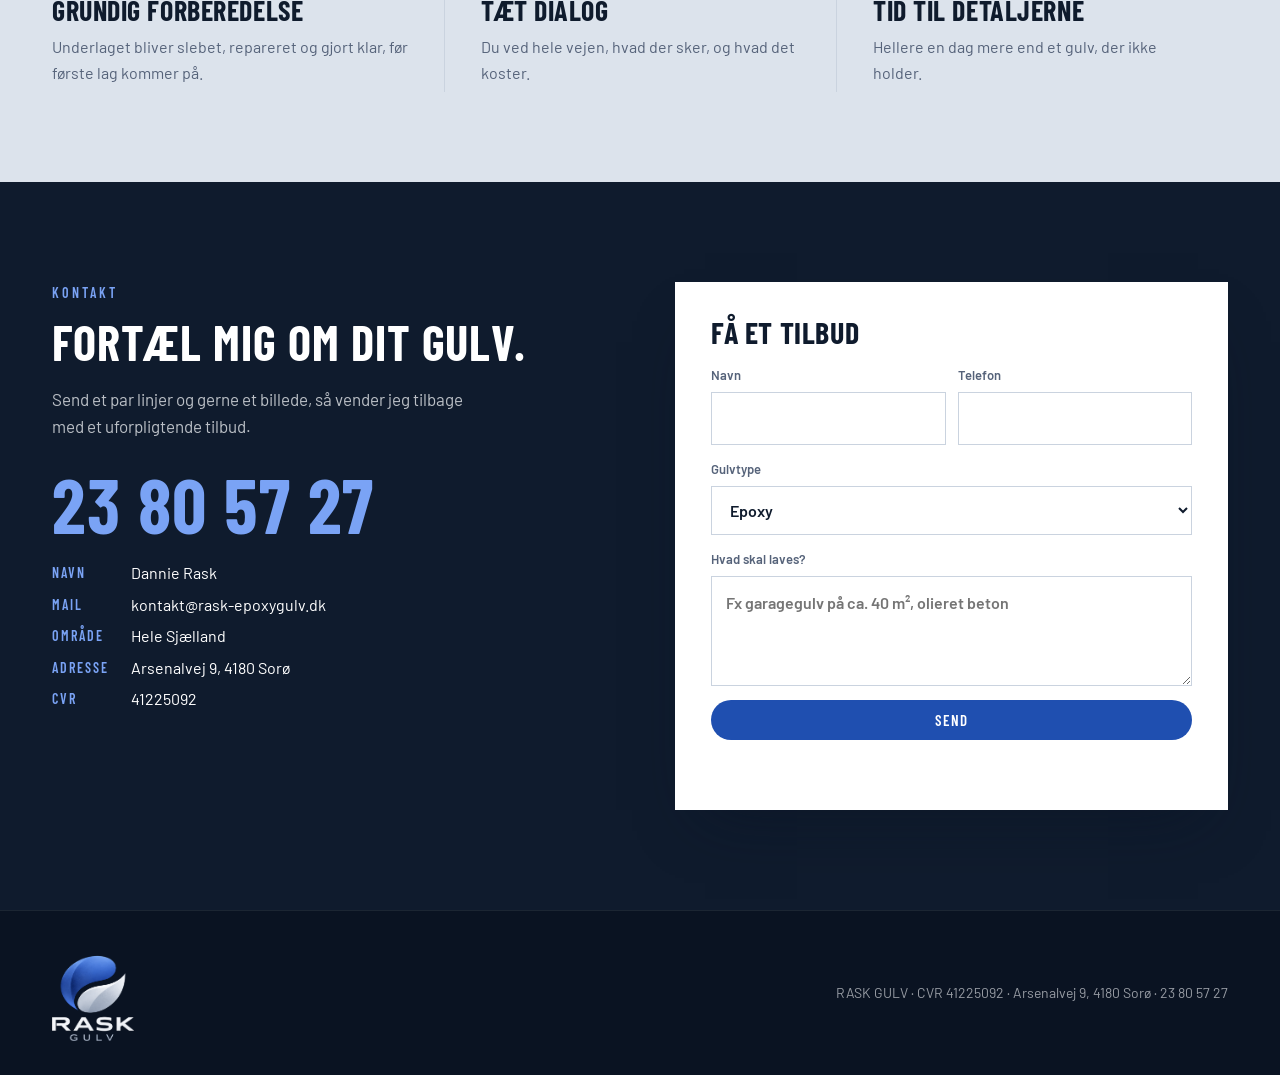
<file: om.html>
<!doctype html>
<html lang="da">
<head>
<meta charset="utf-8">
<meta name="viewport" content="width=device-width, initial-scale=1, viewport-fit=cover">
<title>Om Dannie | RASK GULV</title>
<meta name="description" content="Dannie Rask står bag RASK GULV. Kvalitet før tempo.">
<link rel="preconnect" href="https://fonts.googleapis.com"><link rel="preconnect" href="https://fonts.gstatic.com" crossorigin>
<link rel="stylesheet" href="https://fonts.googleapis.com/css2?family=Barlow+Condensed:wght@500;600;700&family=Barlow:wght@400;500;600;700&display=swap">
<link rel="icon" href="favicon/favicon.ico" sizes="any">
<link rel="icon" type="image/png" href="favicon/favicon.png">
<link rel="apple-touch-icon" href="favicon/apple-touch-icon.png">
<link rel="stylesheet" href="style.css">
</head>
<body id="top">
<header class="phead"><div class="bg" style="background-image:url(img/hero.jpg);background-position:center 60%"></div><div class="mark"><div class="wrap"><a class="lg" href="index.html" aria-label="RASK GULV, forside"><img src="img/logo-mark.png" alt="RASK GULV"></a>
<nav class="topnav" aria-label="Hovedmenu"><div class="dd"><button class="dd-btn" aria-expanded="false" aria-haspopup="true">Gulvtyper <svg viewBox="0 0 24 24" width="14" height="14" fill="none" stroke="currentColor" stroke-width="2.4" aria-hidden="true"><path d="M6 9l6 6 6-6"/></svg></button><div class="dd-menu"><a href="epoxy.html"><span style="background-image:url(img/hero.jpg)"></span><b>Epoxy</b><small>Hårdt, fugefrit og nemt at holde rent.</small></a><a href="pu-gulv.html"><span style="background-image:url(img/pu.jpg)"></span><b>PU-gulv</b><small>Elastisk, lunt og blødt at gå på.</small></a><a href="stenbelaegning.html"><span style="background-image:url(img/st6.jpg)"></span><b>Stenbelægning</b><small>Naturligt look til trapper og stier.</small></a><a href="speciallosninger.html"><span style="background-image:url(img/sp4.jpg)"></span><b>Specialløsninger</b><small>Til gulve, der skal kunne lidt mere.</small></a></div></div><a href="gulvguide.html">Guide</a><a class="on" href="om.html">Om</a><a href="kontakt.html">Kontakt</a></nav>
<div class="right"><a class="tel" href="tel:23805727">23 80 57 27</a><button class="burger" aria-label="Åbn menu" aria-expanded="false"><i></i><i></i><i></i></button></div></div></div>
<div class="wrap"><div class="crumb"><a href="index.html">RASK GULV</a><span>/</span><span>Om Dannie</span></div>
<h1>Kvalitet<span>før tempo</span></h1>
<p>Jeg hedder Dannie, og jeg står bag RASK GULV.</p>
<div class="ctas"><a href="kontakt.html" class="btn btn-rust">Få et tilbud ›</a></div>
</div></header>
<section class="bio"><div class="wrap">
  <div class="photo" role="img" aria-label="Dannie Rask"></div>
  <div>
    <p>Jeg har lagt gulve i omkring seks år, blandt andet hos to af Danmarks større gulvfirmaer, hvor jeg har arbejdet med både projektledelse og selve gulvene.</p>
    <p>Jeg har lagt gulve i private hjem, skoler og restauranter, på værksteder og lagre, i medicinal- og produktionsmiljøer, i koncertsale og i sportsklubber. Det har lært mig, at et godt gulv starter under overfladen. Før jeg vælger løsning, kigger jeg på underlaget, på hvad gulvet skal holde til, og på hvordan du bruger rummet til hverdag.</p>
    <div class="quote">Jeg startede selv, fordi jeg ville arbejde på min egen måde: grundigt, med tid til detaljerne og i tæt dialog med kunden.</div>
    <p>Når du ringer, er det mig, du taler med, og det er mig, der kommer ud og lægger gulvet.</p>
    <div class="sig">Dannie Rask</div><div class="role">Indehaver, RASK GULV</div>
  </div>
</div></section>
<section class="values"><div class="wrap"><div class="grid">
  <div class="val"><h3>Grundig forberedelse</h3><p>Underlaget bliver slebet, repareret og gjort klar, før første lag kommer på.</p></div>
  <div class="val"><h3>Tæt dialog</h3><p>Du ved hele vejen, hvad der sker, og hvad det koster.</p></div>
  <div class="val"><h3>Tid til detaljerne</h3><p>Hellere en dag mere end et gulv, der ikke holder.</p></div>
</div></div></section>
<section class="contact" id="kontakt">
  <div class="wrap">
    <div>
      <div class="label">Kontakt</div>
      <h2>Fortæl mig om dit gulv.</h2>
      <p style="color:var(--muted);max-width:440px">Send et par linjer og gerne et billede, så vender jeg tilbage med et uforpligtende tilbud.</p>
      <a class="phone" href="tel:23805727">23 80 57 27</a>
      <dl>
        <dt>Navn</dt><dd>Dannie Rask</dd>
        <dt>Mail</dt><dd>kontakt@rask-epoxygulv.dk</dd>
        <dt>Område</dt><dd>Hele Sjælland</dd>
        <dt>Adresse</dt><dd>Arsenalvej 9, 4180 Sorø</dd>
        <dt>CVR</dt><dd>41225092</dd>
      </dl>
    </div>
    <form data-demo>
<h3>Få et tilbud</h3>
<div class="row"><label for="f-n">Navn<input id="f-n" autocomplete="name"></label><label for="f-t">Telefon<input id="f-t" type="tel" autocomplete="tel"></label></div>
<label for="f-g">Gulvtype<select id="f-g"><option>Epoxy</option><option>PU-gulv</option><option>Stenbelægning</option><option>Specialløsning</option><option>Ved ikke endnu</option></select></label>
<label for="f-d">Hvad skal laves?<textarea id="f-d" placeholder="Fx garagegulv på ca. 40 m², olieret beton"></textarea></label>
<button class="btn btn-rust" type="submit">Send</button>
<p class="note" aria-live="polite" style="font-size:14px;color:var(--rust);min-height:20px"></p>
</form>
  </div>
</section>
<footer><div class="wrap"><a href="#top" aria-label="Til toppen"><img src="img/logo-full.png" alt="RASK GULV"></a><span>RASK GULV · CVR 41225092 · Arsenalvej 9, 4180 Sorø · 23 80 57 27</span></div></footer>
<script src="script.js"></script>
</body>
</html>
</file>
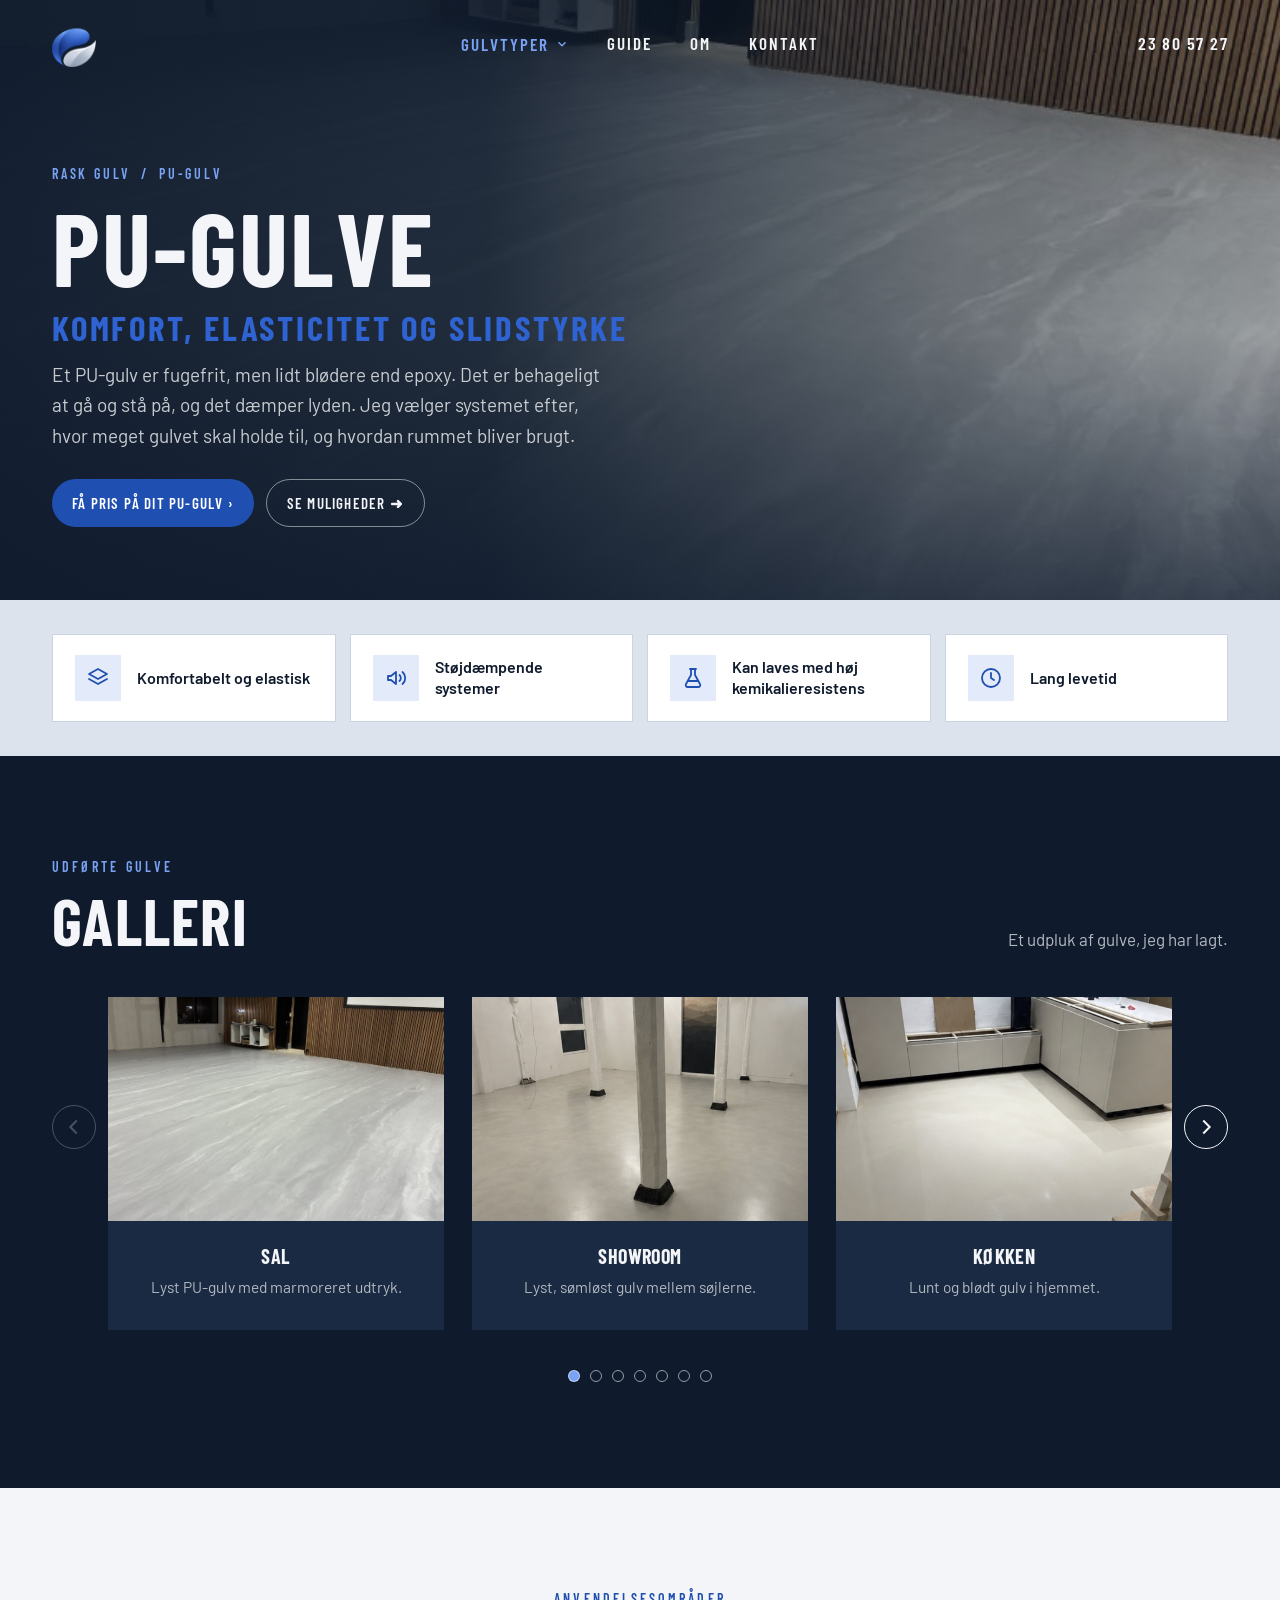
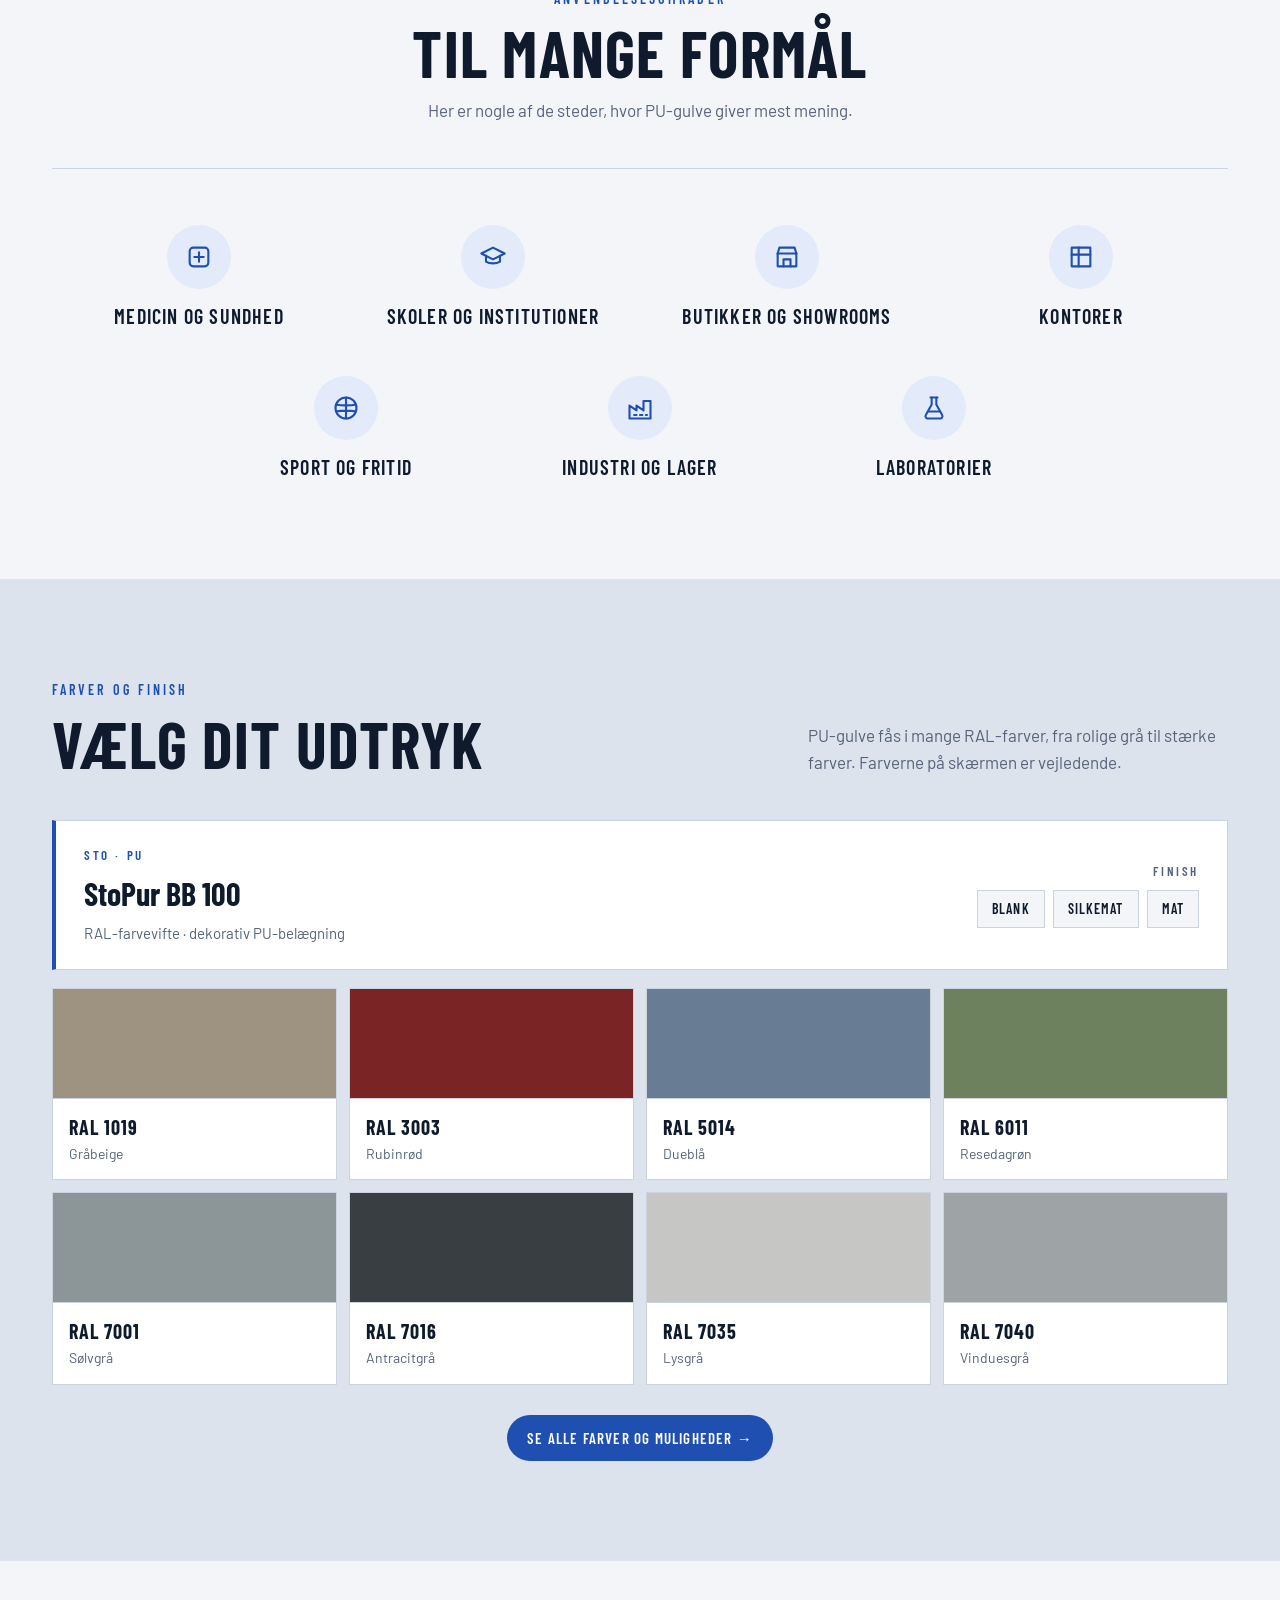
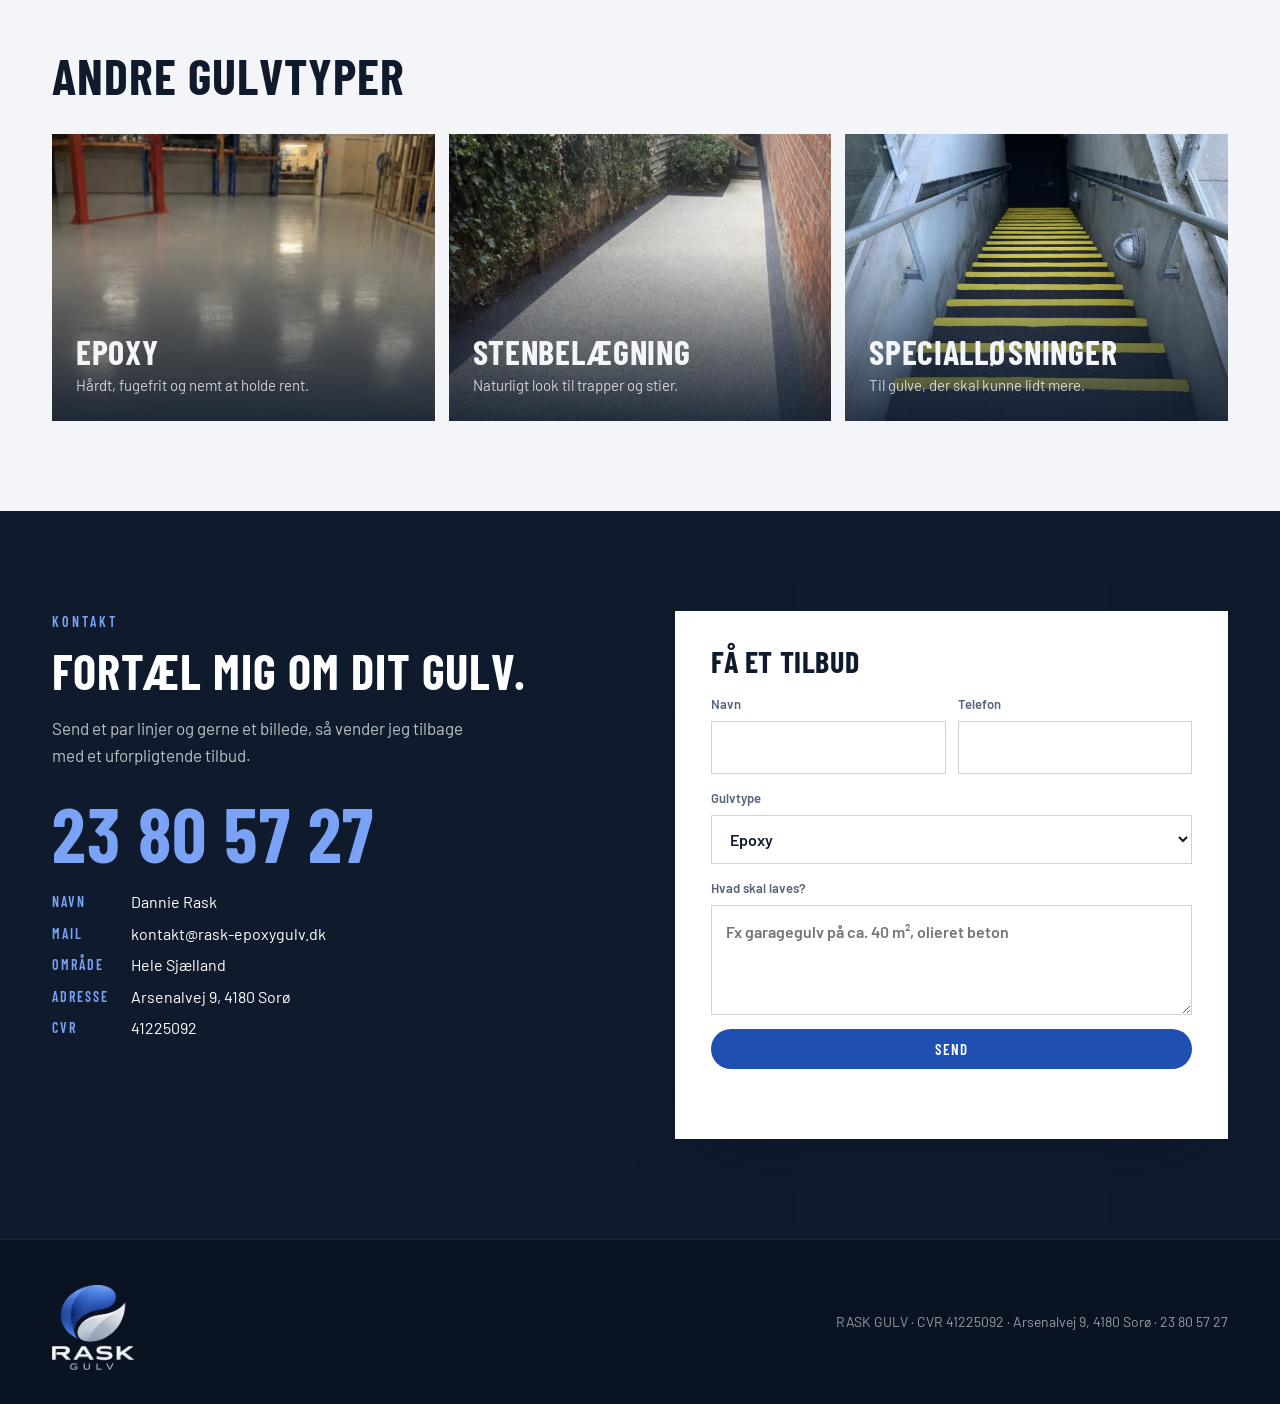
<file: pu-gulv.html>
<!doctype html>
<html lang="da">
<head>
<meta charset="utf-8">
<meta name="viewport" content="width=device-width, initial-scale=1, viewport-fit=cover">
<title>PU-gulv | RASK GULV</title>
<meta name="description" content="PU-gulv fra RASK GULV. Elastisk, lunt og blødt at gå på.">
<link rel="preconnect" href="https://fonts.googleapis.com"><link rel="preconnect" href="https://fonts.gstatic.com" crossorigin>
<link rel="stylesheet" href="https://fonts.googleapis.com/css2?family=Barlow+Condensed:wght@500;600;700&family=Barlow:wght@400;500;600;700&display=swap">
<link rel="icon" href="favicon/favicon.ico" sizes="any">
<link rel="icon" type="image/png" href="favicon/favicon.png">
<link rel="apple-touch-icon" href="favicon/apple-touch-icon.png">
<link rel="stylesheet" href="style.css">
</head>
<body id="top">
<header class="phead"><div class="bg" style="background-image:url(img/pu.jpg);background-position:center 55%"></div><div class="mark"><div class="wrap"><a class="lg" href="index.html" aria-label="RASK GULV, forside"><img src="img/logo-mark.png" alt="RASK GULV"></a>
<nav class="topnav" aria-label="Hovedmenu"><div class="dd"><button class="dd-btn on" aria-expanded="false" aria-haspopup="true">Gulvtyper <svg viewBox="0 0 24 24" width="14" height="14" fill="none" stroke="currentColor" stroke-width="2.4" aria-hidden="true"><path d="M6 9l6 6 6-6"/></svg></button><div class="dd-menu"><a href="epoxy.html"><span style="background-image:url(img/hero.jpg)"></span><b>Epoxy</b><small>Hårdt, fugefrit og nemt at holde rent.</small></a><a class="on" href="pu-gulv.html"><span style="background-image:url(img/pu.jpg)"></span><b>PU-gulv</b><small>Elastisk, lunt og blødt at gå på.</small></a><a href="stenbelaegning.html"><span style="background-image:url(img/st6.jpg)"></span><b>Stenbelægning</b><small>Naturligt look til trapper og stier.</small></a><a href="speciallosninger.html"><span style="background-image:url(img/sp4.jpg)"></span><b>Specialløsninger</b><small>Til gulve, der skal kunne lidt mere.</small></a></div></div><a href="gulvguide.html">Guide</a><a href="om.html">Om</a><a href="kontakt.html">Kontakt</a></nav>
<div class="right"><a class="tel" href="tel:23805727">23 80 57 27</a><button class="burger" aria-label="Åbn menu" aria-expanded="false"><i></i><i></i><i></i></button></div></div></div>
<div class="wrap"><div class="crumb"><a href="index.html">RASK GULV</a><span>/</span><span>PU-gulv</span></div>
<h1>PU-gulve<span>Komfort, elasticitet og slidstyrke</span></h1>
<p>Et PU-gulv er fugefrit, men lidt blødere end epoxy. Det er behageligt at gå og stå på, og det dæmper lyden. Jeg vælger systemet efter, hvor meget gulvet skal holde til, og hvordan rummet bliver brugt.</p>
<div class="ctas"><a href="kontakt.html" class="btn btn-rust">Få pris på dit PU-gulv ›</a><a href="#muligheder" class="btn btn-line">Se muligheder ➜</a></div>
</div></header>
<section class="feat"><div class="wrap"><div class="grid"><div class="f"><span class="ico"><svg viewBox="0 0 24 24" fill="none" stroke="currentColor" stroke-width="1.8" stroke-linecap="round" stroke-linejoin="round" aria-hidden="true"><path d="M12 3l9 5-9 5-9-5z"/><path d="M3 13l9 5 9-5"/></svg></span><b>Komfortabelt og elastisk</b></div><div class="f"><span class="ico"><svg viewBox="0 0 24 24" fill="none" stroke="currentColor" stroke-width="1.8" stroke-linecap="round" stroke-linejoin="round" aria-hidden="true"><path d="M4 10v4h3l5 4V6L7 10z"/><path d="M15.5 9a4 4 0 0 1 0 6"/><path d="M18.5 6a8 8 0 0 1 0 12"/></svg></span><b>Støjdæmpende systemer</b></div><div class="f"><span class="ico"><svg viewBox="0 0 24 24" fill="none" stroke="currentColor" stroke-width="1.8" stroke-linecap="round" stroke-linejoin="round" aria-hidden="true"><path d="M9 3h6"/><path d="M10 3v6l-5 9a2 2 0 0 0 2 3h10a2 2 0 0 0 2-3l-5-9V3"/><path d="M7.5 15h9"/></svg></span><b>Kan laves med høj kemikalieresistens</b></div><div class="f"><span class="ico"><svg viewBox="0 0 24 24" fill="none" stroke="currentColor" stroke-width="1.8" stroke-linecap="round" stroke-linejoin="round" aria-hidden="true"><circle cx="12" cy="12" r="9"/><path d="M12 7v5l3 2"/></svg></span><b>Lang levetid</b></div></div></div></section>
<section class="sec dark" data-carousel>
<div class="wrap">
<div class="sec-head"><div><div class="label">Udførte gulve</div><h2>Galleri</h2></div><p>Et udpluk af gulve, jeg har lagt.</p></div>
<div class="carousel"><button class="arr prev side" aria-label="Forrige"><svg viewBox="0 0 24 24" fill="none" stroke="currentColor" stroke-width="2.2" aria-hidden="true"><path d="M15 5l-7 7 7 7"/></svg></button><div class="track"><article class="card"><div class="ph" style="background-image:url(img/pu.jpg)"></div><div class="body"><h3>Sal</h3><p>Lyst PU-gulv med marmoreret udtryk.</p></div></article><article class="card"><div class="ph" style="background-image:url(img/pu1.jpg)"></div><div class="body"><h3>Showroom</h3><p>Lyst, sømløst gulv mellem søjlerne.</p></div></article><article class="card"><div class="ph" style="background-image:url(img/pu3.jpg)"></div><div class="body"><h3>Køkken</h3><p>Lunt og blødt gulv i hjemmet.</p></div></article><article class="card"><div class="ph" style="background-image:url(img/pu4.jpg)"></div><div class="body"><h3>Badeværelse</h3><p>Fugefrit og nemt at holde rent.</p></div></article><article class="card"><div class="ph" style="background-image:url(img/pu6.jpg)"></div><div class="body"><h3>Overdækket gårdhave</h3><p>Sømløst gulv fra væg til væg.</p></div></article><article class="card"><div class="ph" style="background-image:url(img/pu8.jpg)"></div><div class="body"><h3>Garage og hobbyrum</h3><p>Mat, varm grå overflade.</p></div></article><article class="card"><div class="ph" style="background-image:url(img/pu7.jpg)"></div><div class="body"><h3>Rum</h3><p>Levende struktur i overfladen.</p></div></article><article class="card"><div class="ph" style="background-image:url(img/pu2.jpg)"></div><div class="body"><h3>Værksted</h3><p>Glat og slidstærkt gulv.</p></div></article><article class="card"><div class="ph" style="background-image:url(img/pu5.jpg)"></div><div class="body"><h3>Overflade</h3><p>Marmoreret og sømløs.</p></div></article></div><button class="arr next side" aria-label="Næste"><svg viewBox="0 0 24 24" fill="none" stroke="currentColor" stroke-width="2.2" aria-hidden="true"><path d="M9 5l7 7-7 7"/></svg></button></div>
<div class="car-nav"><span></span><div class="dots"></div></div>
</div></section>
<section class="sec paper" id="muligheder"><div class="wrap">
<div class="sec-head"><div><div class="label">Anvendelsesområder</div><h2>Til mange formål</h2></div><p>Her er nogle af de steder, hvor PU-gulve giver mest mening.</p></div>
<div class="uses"><div class="use"><span class="ico"><svg viewBox="0 0 24 24" fill="none" stroke="currentColor" stroke-width="1.8" stroke-linecap="round" stroke-linejoin="round" aria-hidden="true"><rect x="4" y="4" width="16" height="16" rx="3"/><path d="M12 8v8M8 12h8"/></svg></span><b>Medicin og sundhed</b></div><div class="use"><span class="ico"><svg viewBox="0 0 24 24" fill="none" stroke="currentColor" stroke-width="1.8" stroke-linecap="round" stroke-linejoin="round" aria-hidden="true"><path d="M2 9l10-5 10 5-10 5z"/><path d="M6 11v5c3 2 9 2 12 0v-5"/></svg></span><b>Skoler og institutioner</b></div><div class="use"><span class="ico"><svg viewBox="0 0 24 24" fill="none" stroke="currentColor" stroke-width="1.8" stroke-linecap="round" stroke-linejoin="round" aria-hidden="true"><path d="M4 9l1.5-5h13L20 9"/><path d="M4 9v11h16V9"/><path d="M4 9h16"/><path d="M9 20v-6h6v6"/></svg></span><b>Butikker og showrooms</b></div><div class="use"><span class="ico"><svg viewBox="0 0 24 24" fill="none" stroke="currentColor" stroke-width="1.8" stroke-linecap="round" stroke-linejoin="round" aria-hidden="true"><rect x="4" y="4" width="16" height="16"/><path d="M4 10h16M10 4v16"/></svg></span><b>Kontorer</b></div><div class="use"><span class="ico"><svg viewBox="0 0 24 24" fill="none" stroke="currentColor" stroke-width="1.8" stroke-linecap="round" stroke-linejoin="round" aria-hidden="true"><circle cx="12" cy="12" r="9"/><path d="M3.5 9c4 1 13 1 17 0M3.5 15c4-1 13-1 17 0M12 3v18"/></svg></span><b>Sport og fritid</b></div><div class="use"><span class="ico"><svg viewBox="0 0 24 24" fill="none" stroke="currentColor" stroke-width="1.8" stroke-linecap="round" stroke-linejoin="round" aria-hidden="true"><path d="M3 21V10l6 4v-4l6 4V6h6v15z"/><path d="M7 18h2M12 18h2M17 18h1"/></svg></span><b>Industri og lager</b></div><div class="use"><span class="ico"><svg viewBox="0 0 24 24" fill="none" stroke="currentColor" stroke-width="1.8" stroke-linecap="round" stroke-linejoin="round" aria-hidden="true"><path d="M9 3h6"/><path d="M10 3v6l-5 9a2 2 0 0 0 2 3h10a2 2 0 0 0 2-3l-5-9V3"/><path d="M7.5 15h9"/></svg></span><b>Laboratorier</b></div></div>
</div></section>
<section class="sec concrete farve-teaser"><div class="wrap">
<div class="sec-head"><div><div class="label">Farver og finish</div><h2>Vælg dit udtryk</h2></div><p>PU-gulve fås i mange RAL-farver, fra rolige grå til stærke farver. Farverne på skærmen er vejledende.</p></div>
<div class="sysbox"><div><small>Sto · PU</small><h4>StoPur BB 100</h4><p>RAL-farvevifte · dekorativ PU-belægning</p></div><div class="sysbox-r"><small>Finish</small><div class="chips"><span class="pill">Blank</span><span class="pill">Silkemat</span><span class="pill">Mat</span></div></div></div><div class="ral"><div class="rc"><span style="background:#9E9380"></span><b>RAL 1019</b><small>Gråbeige</small></div><div class="rc"><span style="background:#7B2426"></span><b>RAL 3003</b><small>Rubinrød</small></div><div class="rc"><span style="background:#687C94"></span><b>RAL 5014</b><small>Dueblå</small></div><div class="rc"><span style="background:#6D815F"></span><b>RAL 6011</b><small>Resedagrøn</small></div><div class="rc"><span style="background:#8C9597"></span><b>RAL 7001</b><small>Sølvgrå</small></div><div class="rc"><span style="background:#393E42"></span><b>RAL 7016</b><small>Antracitgrå</small></div><div class="rc"><span style="background:#C6C7C4"></span><b>RAL 7035</b><small>Lysgrå</small></div><div class="rc"><span style="background:#9EA3A6"></span><b>RAL 7040</b><small>Vinduesgrå</small></div></div>
<div class="more-wrap"><a class="btn btn-rust" href="gulvguide.html#f-pu">Se alle farver og muligheder →</a></div>
</div></section>
<section class="others"><div class="wrap"><h2>Andre gulvtyper</h2><div class="tgrid"><a class="t" href="epoxy.html"><div class="bg" style="background-image:url(img/hero.jpg)"></div><h3>Epoxy</h3><p>Hårdt, fugefrit og nemt at holde rent.</p></a><a class="t" href="stenbelaegning.html"><div class="bg" style="background-image:url(img/st6.jpg)"></div><h3>Stenbelægning</h3><p>Naturligt look til trapper og stier.</p></a><a class="t" href="speciallosninger.html"><div class="bg" style="background-image:url(img/sp4.jpg)"></div><h3>Specialløsninger</h3><p>Til gulve, der skal kunne lidt mere.</p></a></div></div></section>
<section class="contact" id="kontakt">
  <div class="wrap">
    <div>
      <div class="label">Kontakt</div>
      <h2>Fortæl mig om dit gulv.</h2>
      <p style="color:var(--muted);max-width:440px">Send et par linjer og gerne et billede, så vender jeg tilbage med et uforpligtende tilbud.</p>
      <a class="phone" href="tel:23805727">23 80 57 27</a>
      <dl>
        <dt>Navn</dt><dd>Dannie Rask</dd>
        <dt>Mail</dt><dd>kontakt@rask-epoxygulv.dk</dd>
        <dt>Område</dt><dd>Hele Sjælland</dd>
        <dt>Adresse</dt><dd>Arsenalvej 9, 4180 Sorø</dd>
        <dt>CVR</dt><dd>41225092</dd>
      </dl>
    </div>
    <form data-demo>
<h3>Få et tilbud</h3>
<div class="row"><label for="f-n">Navn<input id="f-n" autocomplete="name"></label><label for="f-t">Telefon<input id="f-t" type="tel" autocomplete="tel"></label></div>
<label for="f-g">Gulvtype<select id="f-g"><option>Epoxy</option><option>PU-gulv</option><option>Stenbelægning</option><option>Specialløsning</option><option>Ved ikke endnu</option></select></label>
<label for="f-d">Hvad skal laves?<textarea id="f-d" placeholder="Fx garagegulv på ca. 40 m², olieret beton"></textarea></label>
<button class="btn btn-rust" type="submit">Send</button>
<p class="note" aria-live="polite" style="font-size:14px;color:var(--rust);min-height:20px"></p>
</form>
  </div>
</section><div class="lb" hidden><button type="button" class="lb-x" aria-label="Luk">×</button><figure><img alt=""><figcaption></figcaption></figure></div>
<footer><div class="wrap"><a href="#top" aria-label="Til toppen"><img src="img/logo-full.png" alt="RASK GULV"></a><span>RASK GULV · CVR 41225092 · Arsenalvej 9, 4180 Sorø · 23 80 57 27</span></div></footer>
<script src="script.js"></script>
</body>
</html>
</file>
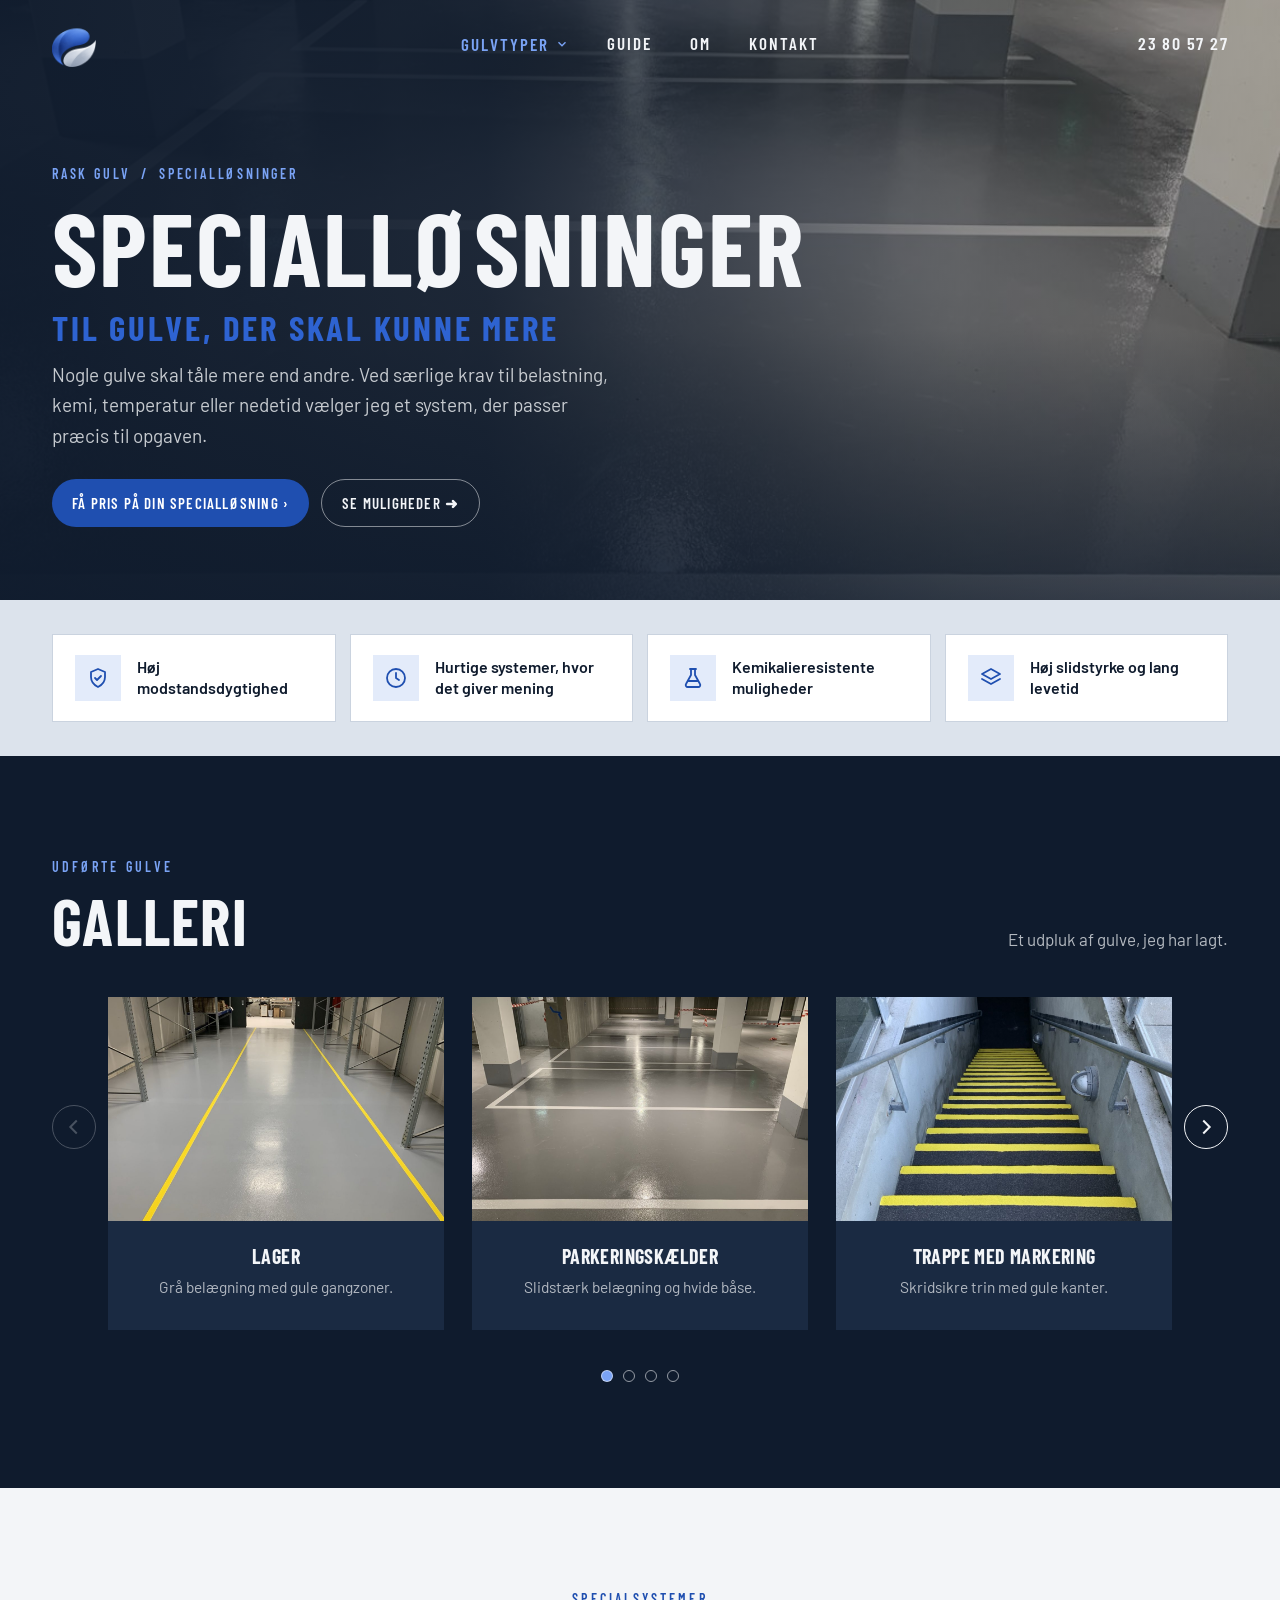
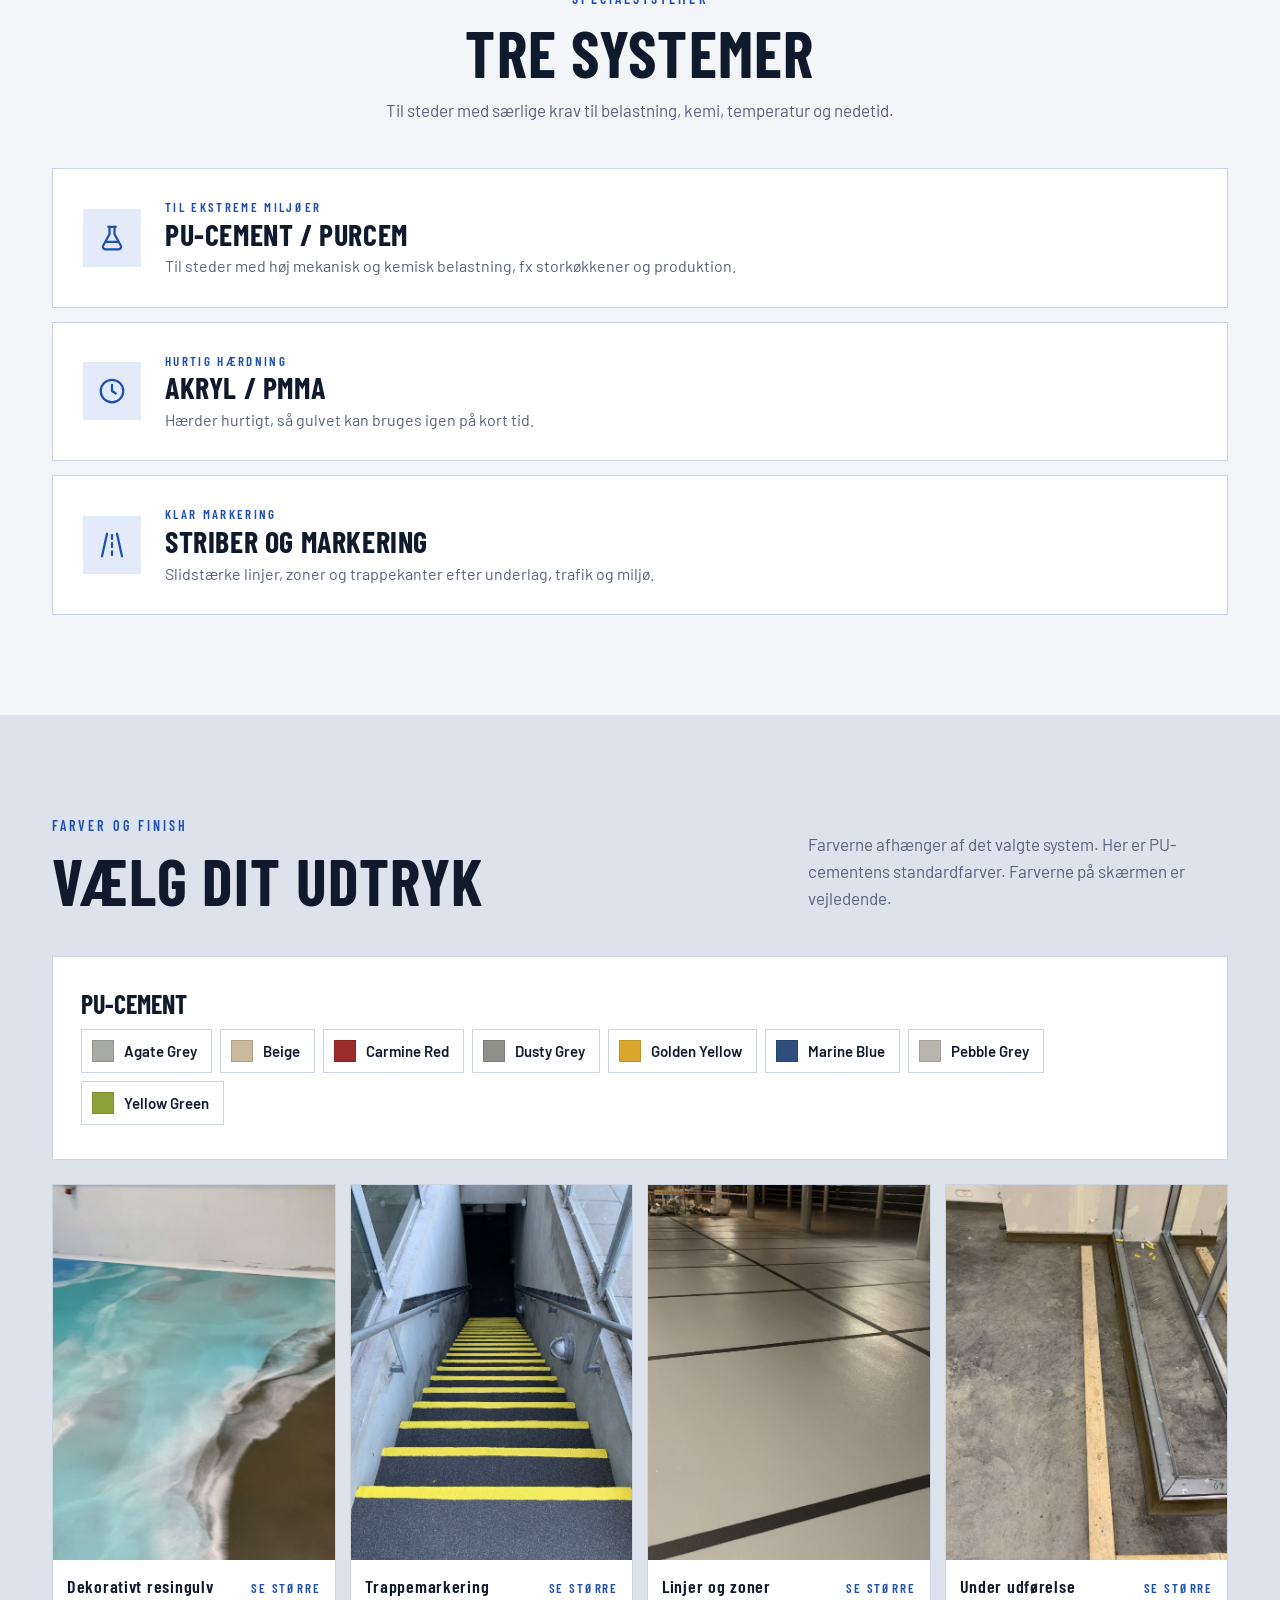
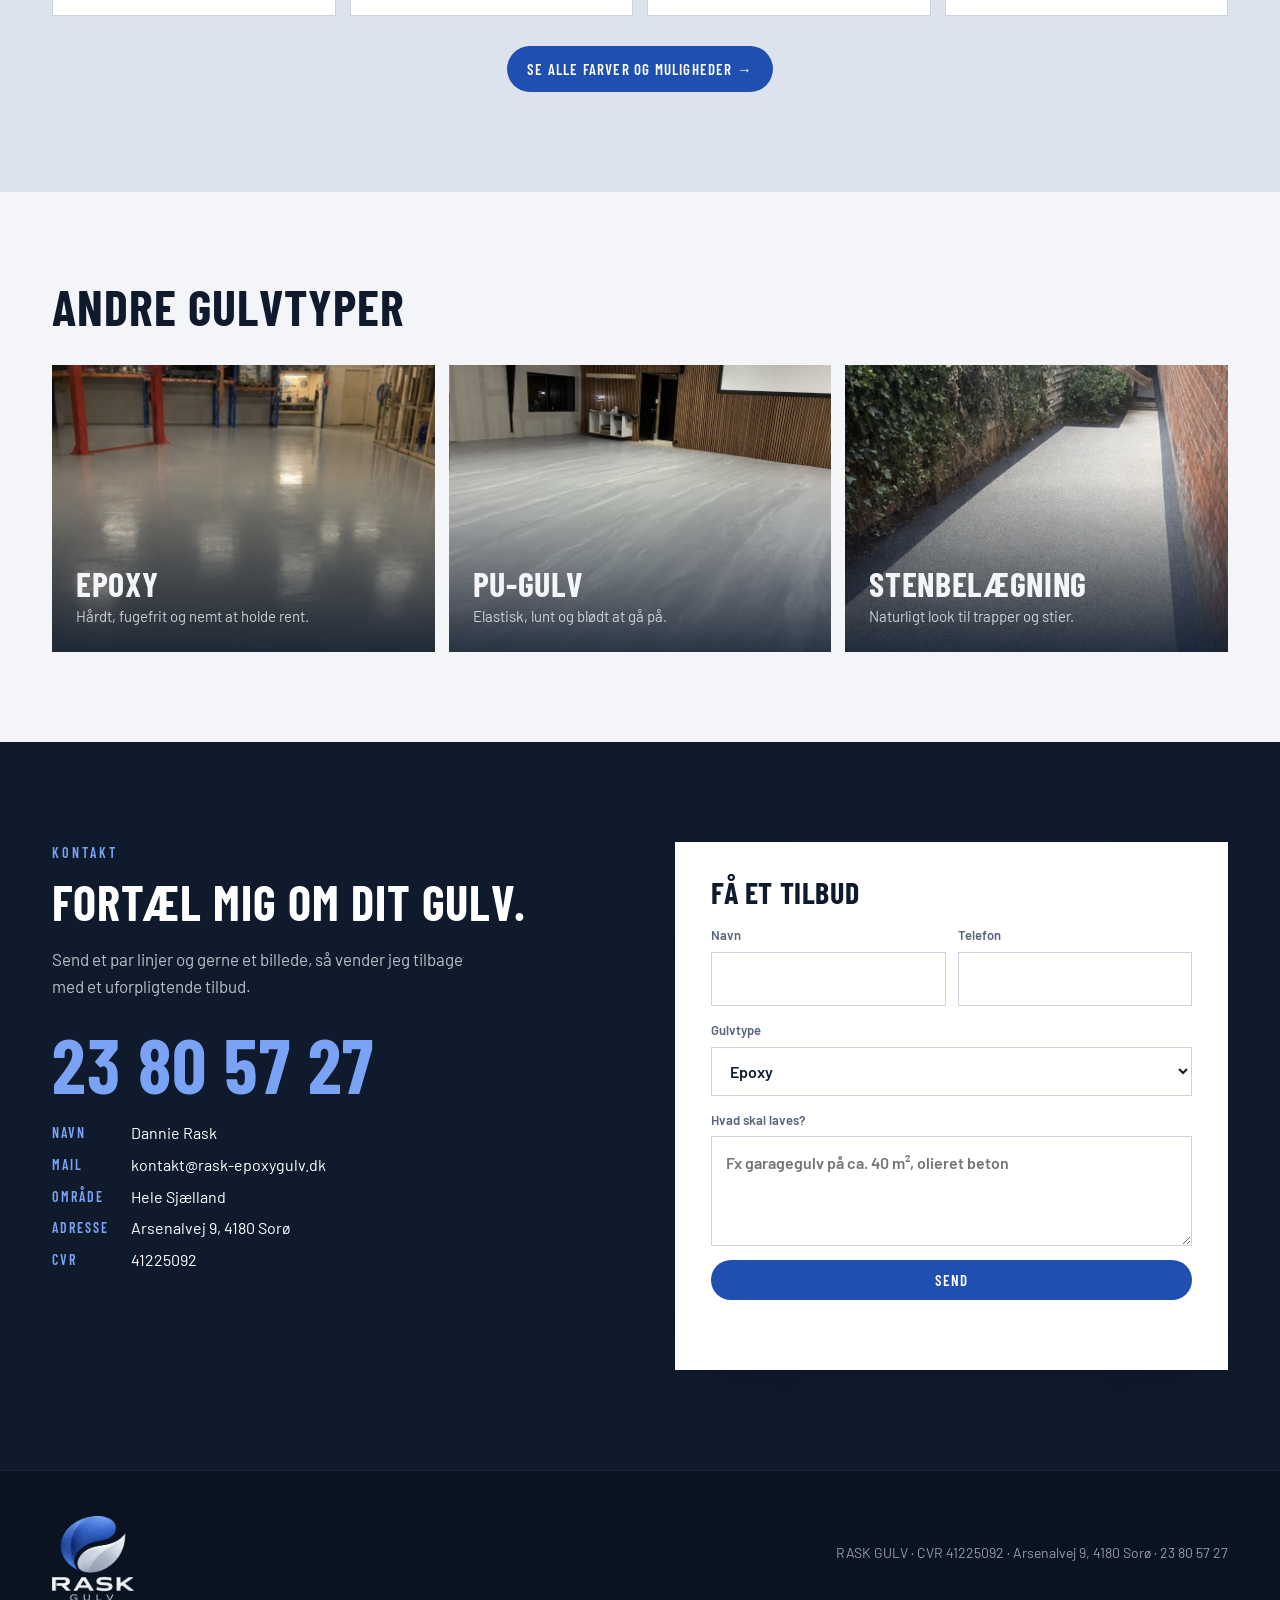
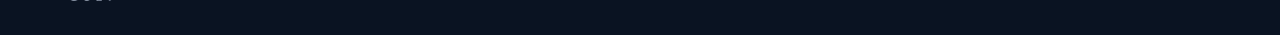
<file: speciallosninger.html>
<!doctype html>
<html lang="da">
<head>
<meta charset="utf-8">
<meta name="viewport" content="width=device-width, initial-scale=1, viewport-fit=cover">
<title>Specialløsninger | RASK GULV</title>
<meta name="description" content="Specialløsninger fra RASK GULV. Til gulve, der skal kunne lidt mere.">
<link rel="preconnect" href="https://fonts.googleapis.com"><link rel="preconnect" href="https://fonts.gstatic.com" crossorigin>
<link rel="stylesheet" href="https://fonts.googleapis.com/css2?family=Barlow+Condensed:wght@500;600;700&family=Barlow:wght@400;500;600;700&display=swap">
<link rel="icon" href="favicon/favicon.ico" sizes="any">
<link rel="icon" type="image/png" href="favicon/favicon.png">
<link rel="apple-touch-icon" href="favicon/apple-touch-icon.png">
<link rel="stylesheet" href="style.css">
</head>
<body id="top">
<header class="phead"><div class="bg" style="background-image:url(img/sp5.jpg);background-position:center 70%"></div><div class="mark"><div class="wrap"><a class="lg" href="index.html" aria-label="RASK GULV, forside"><img src="img/logo-mark.png" alt="RASK GULV"></a>
<nav class="topnav" aria-label="Hovedmenu"><div class="dd"><button class="dd-btn on" aria-expanded="false" aria-haspopup="true">Gulvtyper <svg viewBox="0 0 24 24" width="14" height="14" fill="none" stroke="currentColor" stroke-width="2.4" aria-hidden="true"><path d="M6 9l6 6 6-6"/></svg></button><div class="dd-menu"><a href="epoxy.html"><span style="background-image:url(img/hero.jpg)"></span><b>Epoxy</b><small>Hårdt, fugefrit og nemt at holde rent.</small></a><a href="pu-gulv.html"><span style="background-image:url(img/pu.jpg)"></span><b>PU-gulv</b><small>Elastisk, lunt og blødt at gå på.</small></a><a href="stenbelaegning.html"><span style="background-image:url(img/st6.jpg)"></span><b>Stenbelægning</b><small>Naturligt look til trapper og stier.</small></a><a class="on" href="speciallosninger.html"><span style="background-image:url(img/sp4.jpg)"></span><b>Specialløsninger</b><small>Til gulve, der skal kunne lidt mere.</small></a></div></div><a href="gulvguide.html">Guide</a><a href="om.html">Om</a><a href="kontakt.html">Kontakt</a></nav>
<div class="right"><a class="tel" href="tel:23805727">23 80 57 27</a><button class="burger" aria-label="Åbn menu" aria-expanded="false"><i></i><i></i><i></i></button></div></div></div>
<div class="wrap"><div class="crumb"><a href="index.html">RASK GULV</a><span>/</span><span>Specialløsninger</span></div>
<h1>Specialløsninger<span>Til gulve, der skal kunne mere</span></h1>
<p>Nogle gulve skal tåle mere end andre. Ved særlige krav til belastning, kemi, temperatur eller nedetid vælger jeg et system, der passer præcis til opgaven.</p>
<div class="ctas"><a href="kontakt.html" class="btn btn-rust">Få pris på din specialløsning ›</a><a href="#muligheder" class="btn btn-line">Se muligheder ➜</a></div>
</div></header>
<section class="feat"><div class="wrap"><div class="grid"><div class="f"><span class="ico"><svg viewBox="0 0 24 24" fill="none" stroke="currentColor" stroke-width="1.8" stroke-linecap="round" stroke-linejoin="round" aria-hidden="true"><path d="M12 3l7 3v5c0 4.5-3 8-7 10-4-2-7-5.5-7-10V6z"/><path d="M9 12l2 2 4-4"/></svg></span><b>Høj modstandsdygtighed</b></div><div class="f"><span class="ico"><svg viewBox="0 0 24 24" fill="none" stroke="currentColor" stroke-width="1.8" stroke-linecap="round" stroke-linejoin="round" aria-hidden="true"><circle cx="12" cy="12" r="9"/><path d="M12 7v5l3 2"/></svg></span><b>Hurtige systemer, hvor det giver mening</b></div><div class="f"><span class="ico"><svg viewBox="0 0 24 24" fill="none" stroke="currentColor" stroke-width="1.8" stroke-linecap="round" stroke-linejoin="round" aria-hidden="true"><path d="M9 3h6"/><path d="M10 3v6l-5 9a2 2 0 0 0 2 3h10a2 2 0 0 0 2-3l-5-9V3"/><path d="M7.5 15h9"/></svg></span><b>Kemikalieresistente muligheder</b></div><div class="f"><span class="ico"><svg viewBox="0 0 24 24" fill="none" stroke="currentColor" stroke-width="1.8" stroke-linecap="round" stroke-linejoin="round" aria-hidden="true"><path d="M12 3l9 5-9 5-9-5z"/><path d="M3 13l9 5 9-5"/></svg></span><b>Høj slidstyrke og lang levetid</b></div></div></div></section>
<section class="sec dark" data-carousel>
<div class="wrap">
<div class="sec-head"><div><div class="label">Udførte gulve</div><h2>Galleri</h2></div><p>Et udpluk af gulve, jeg har lagt.</p></div>
<div class="carousel"><button class="arr prev side" aria-label="Forrige"><svg viewBox="0 0 24 24" fill="none" stroke="currentColor" stroke-width="2.2" aria-hidden="true"><path d="M15 5l-7 7 7 7"/></svg></button><div class="track"><article class="card"><div class="ph" style="background-image:url(img/sp1.jpg)"></div><div class="body"><h3>Lager</h3><p>Grå belægning med gule gangzoner.</p></div></article><article class="card"><div class="ph" style="background-image:url(img/sp5.jpg)"></div><div class="body"><h3>Parkeringskælder</h3><p>Slidstærk belægning og hvide båse.</p></div></article><article class="card"><div class="ph" style="background-image:url(img/sp4.jpg)"></div><div class="body"><h3>Trappe med markering</h3><p>Skridsikre trin med gule kanter.</p></div></article><article class="card"><div class="ph" style="background-image:url(img/sp6.jpg)"></div><div class="body"><h3>Cykelkælder</h3><p>Gule zoner til cykelparkering.</p></div></article><article class="card"><div class="ph" style="background-image:url(img/sp2.jpg)"></div><div class="body"><h3>Stor hal</h3><p>Lys belægning med mørke linjer.</p></div></article><article class="card"><div class="ph" style="background-image:url(img/sp3.jpg)"></div><div class="body"><h3>Parkering</h3><p>Nummererede båse og tydelige striber.</p></div></article></div><button class="arr next side" aria-label="Næste"><svg viewBox="0 0 24 24" fill="none" stroke="currentColor" stroke-width="2.2" aria-hidden="true"><path d="M9 5l7 7-7 7"/></svg></button></div>
<div class="car-nav"><span></span><div class="dots"></div></div>
</div></section>
<section class="sec paper" id="muligheder"><div class="wrap">
<div class="sec-head"><div><div class="label">Specialsystemer</div><h2>Tre systemer</h2></div><p>Til steder med særlige krav til belastning, kemi, temperatur og nedetid.</p></div>
<div class="systems"><div class="sys"><span class="ico"><svg viewBox="0 0 24 24" fill="none" stroke="currentColor" stroke-width="1.8" stroke-linecap="round" stroke-linejoin="round" aria-hidden="true"><path d="M9 3h6"/><path d="M10 3v6l-5 9a2 2 0 0 0 2 3h10a2 2 0 0 0 2-3l-5-9V3"/><path d="M7.5 15h9"/></svg></span><div><small>Til ekstreme miljøer</small><h3>PU-cement / Purcem</h3><p>Til steder med høj mekanisk og kemisk belastning, fx storkøkkener og produktion.</p></div></div><div class="sys"><span class="ico"><svg viewBox="0 0 24 24" fill="none" stroke="currentColor" stroke-width="1.8" stroke-linecap="round" stroke-linejoin="round" aria-hidden="true"><circle cx="12" cy="12" r="9"/><path d="M12 7v5l3 2"/></svg></span><div><small>Hurtig hærdning</small><h3>Akryl / PMMA</h3><p>Hærder hurtigt, så gulvet kan bruges igen på kort tid.</p></div></div><div class="sys"><span class="ico"><svg viewBox="0 0 24 24" fill="none" stroke="currentColor" stroke-width="1.8" stroke-linecap="round" stroke-linejoin="round" aria-hidden="true"><path d="M8 3L4 21M16 3l4 18"/><path d="M12 4v3M12 10.5v3M12 17v3"/></svg></span><div><small>Klar markering</small><h3>Striber og markering</h3><p>Slidstærke linjer, zoner og trappekanter efter underlag, trafik og miljø.</p></div></div></div>
</div></section>
<section class="sec concrete farve-teaser"><div class="wrap">
<div class="sec-head"><div><div class="label">Farver og finish</div><h2>Vælg dit udtryk</h2></div><p>Farverne afhænger af det valgte system. Her er PU-cementens standardfarver. Farverne på skærmen er vejledende.</p></div>
<div class="spec-box"><h4>PU-cement</h4><span class="pc"><i style="background:#A7A9A3"></i>Agate Grey</span><span class="pc"><i style="background:#C9B89A"></i>Beige</span><span class="pc"><i style="background:#9C2B2B"></i>Carmine Red</span><span class="pc"><i style="background:#8E8F8A"></i>Dusty Grey</span><span class="pc"><i style="background:#D9A62B"></i>Golden Yellow</span><span class="pc"><i style="background:#2E4E7E"></i>Marine Blue</span><span class="pc"><i style="background:#B7B5AC"></i>Pebble Grey</span><span class="pc"><i style="background:#8FA23A"></i>Yellow Green</span></div><div class="grid4"><button type="button" class="ph-card" data-full="img/farver/insp-special-1.jpg" data-cap="Dekorativt resingulv"><img src="img/farver/insp-special-1.jpg" alt="Dekorativt resingulv" loading="lazy"><span class="cap"><b>Dekorativt resingulv</b><i>Se større</i></span></button><button type="button" class="ph-card" data-full="img/farver/insp-special-2.jpg" data-cap="Trappemarkering"><img src="img/farver/insp-special-2.jpg" alt="Trappemarkering" loading="lazy"><span class="cap"><b>Trappemarkering</b><i>Se større</i></span></button><button type="button" class="ph-card" data-full="img/farver/insp-special-3.jpg" data-cap="Linjer og zoner"><img src="img/farver/insp-special-3.jpg" alt="Linjer og zoner" loading="lazy"><span class="cap"><b>Linjer og zoner</b><i>Se større</i></span></button><button type="button" class="ph-card" data-full="img/farver/insp-special-4.jpg" data-cap="Under udførelse"><img src="img/farver/insp-special-4.jpg" alt="Under udførelse" loading="lazy"><span class="cap"><b>Under udførelse</b><i>Se større</i></span></button></div>
<div class="more-wrap"><a class="btn btn-rust" href="gulvguide.html#f-special">Se alle farver og muligheder →</a></div>
</div></section>
<section class="others"><div class="wrap"><h2>Andre gulvtyper</h2><div class="tgrid"><a class="t" href="epoxy.html"><div class="bg" style="background-image:url(img/hero.jpg)"></div><h3>Epoxy</h3><p>Hårdt, fugefrit og nemt at holde rent.</p></a><a class="t" href="pu-gulv.html"><div class="bg" style="background-image:url(img/pu.jpg)"></div><h3>PU-gulv</h3><p>Elastisk, lunt og blødt at gå på.</p></a><a class="t" href="stenbelaegning.html"><div class="bg" style="background-image:url(img/st6.jpg)"></div><h3>Stenbelægning</h3><p>Naturligt look til trapper og stier.</p></a></div></div></section>
<section class="contact" id="kontakt">
  <div class="wrap">
    <div>
      <div class="label">Kontakt</div>
      <h2>Fortæl mig om dit gulv.</h2>
      <p style="color:var(--muted);max-width:440px">Send et par linjer og gerne et billede, så vender jeg tilbage med et uforpligtende tilbud.</p>
      <a class="phone" href="tel:23805727">23 80 57 27</a>
      <dl>
        <dt>Navn</dt><dd>Dannie Rask</dd>
        <dt>Mail</dt><dd>kontakt@rask-epoxygulv.dk</dd>
        <dt>Område</dt><dd>Hele Sjælland</dd>
        <dt>Adresse</dt><dd>Arsenalvej 9, 4180 Sorø</dd>
        <dt>CVR</dt><dd>41225092</dd>
      </dl>
    </div>
    <form data-demo>
<h3>Få et tilbud</h3>
<div class="row"><label for="f-n">Navn<input id="f-n" autocomplete="name"></label><label for="f-t">Telefon<input id="f-t" type="tel" autocomplete="tel"></label></div>
<label for="f-g">Gulvtype<select id="f-g"><option>Epoxy</option><option>PU-gulv</option><option>Stenbelægning</option><option>Specialløsning</option><option>Ved ikke endnu</option></select></label>
<label for="f-d">Hvad skal laves?<textarea id="f-d" placeholder="Fx garagegulv på ca. 40 m², olieret beton"></textarea></label>
<button class="btn btn-rust" type="submit">Send</button>
<p class="note" aria-live="polite" style="font-size:14px;color:var(--rust);min-height:20px"></p>
</form>
  </div>
</section><div class="lb" hidden><button type="button" class="lb-x" aria-label="Luk">×</button><figure><img alt=""><figcaption></figcaption></figure></div>
<footer><div class="wrap"><a href="#top" aria-label="Til toppen"><img src="img/logo-full.png" alt="RASK GULV"></a><span>RASK GULV · CVR 41225092 · Arsenalvej 9, 4180 Sorø · 23 80 57 27</span></div></footer>
<script src="script.js"></script>
</body>
</html>
</file>
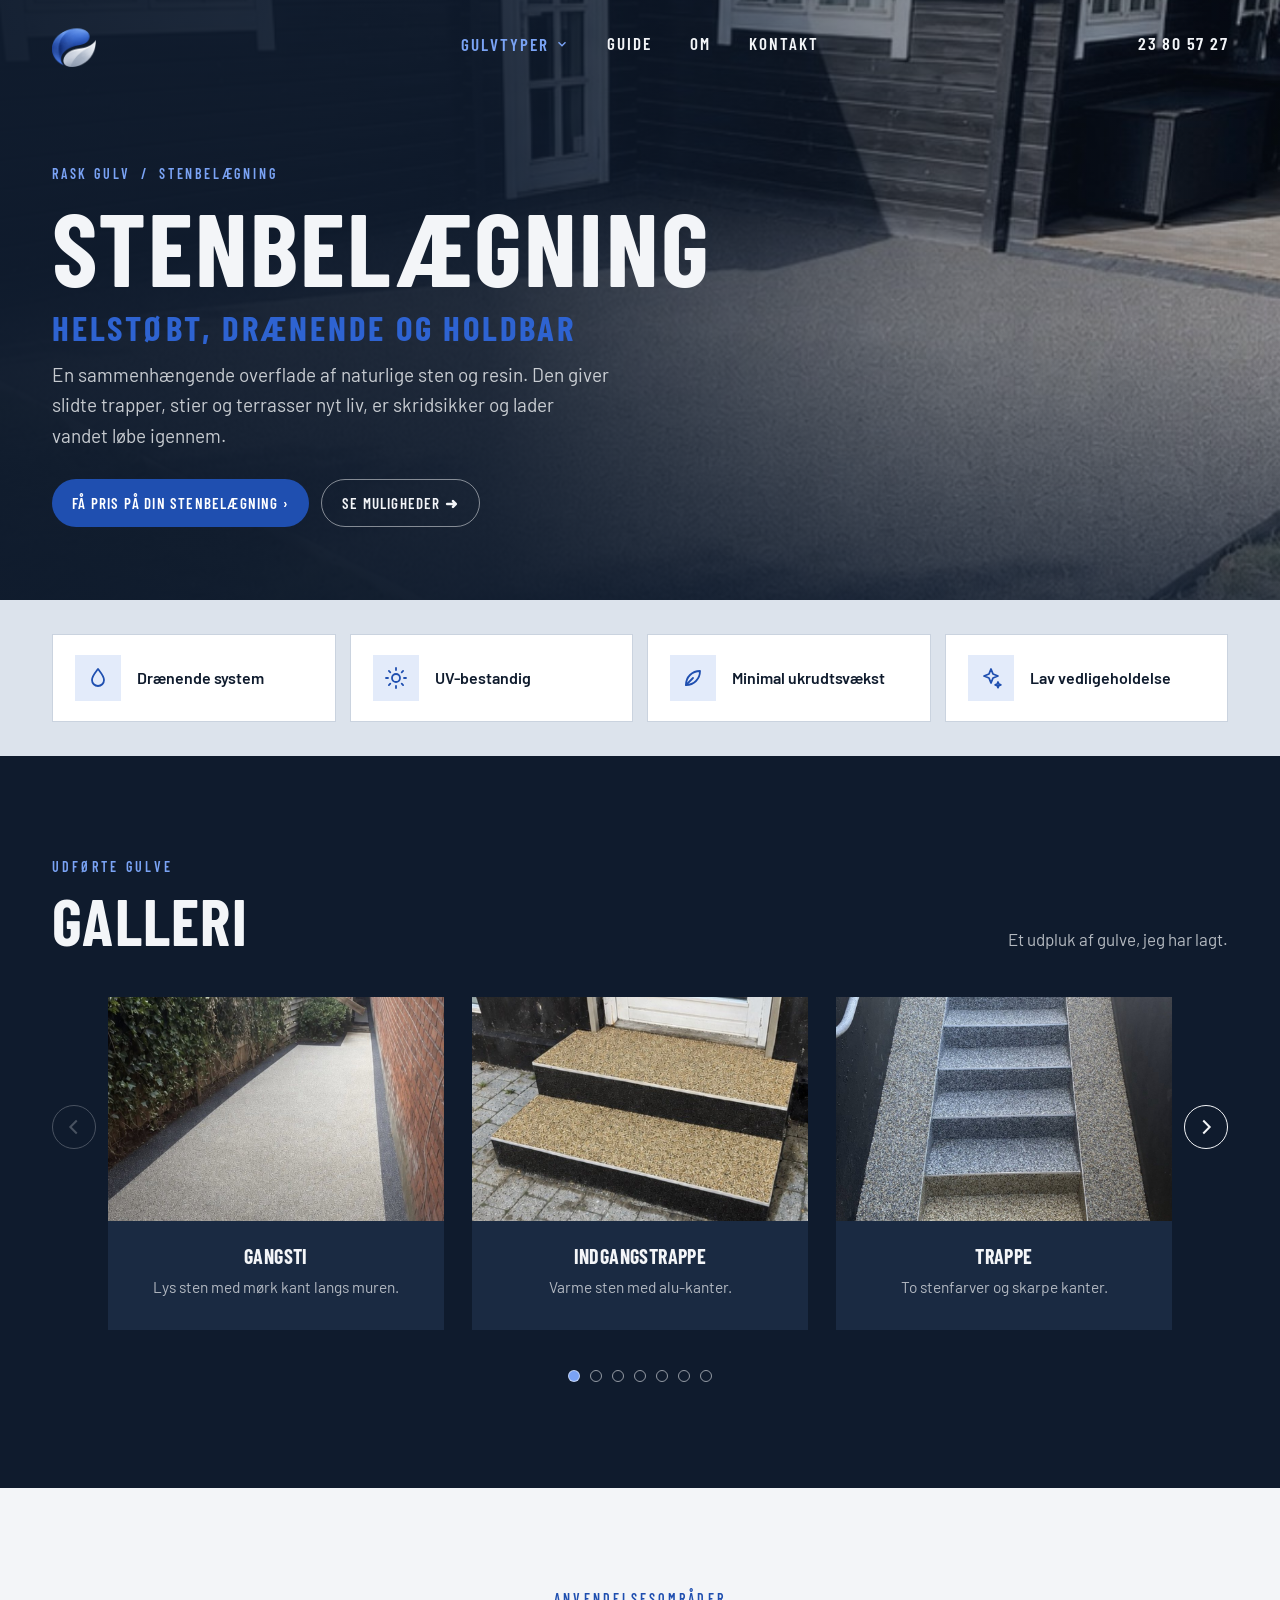
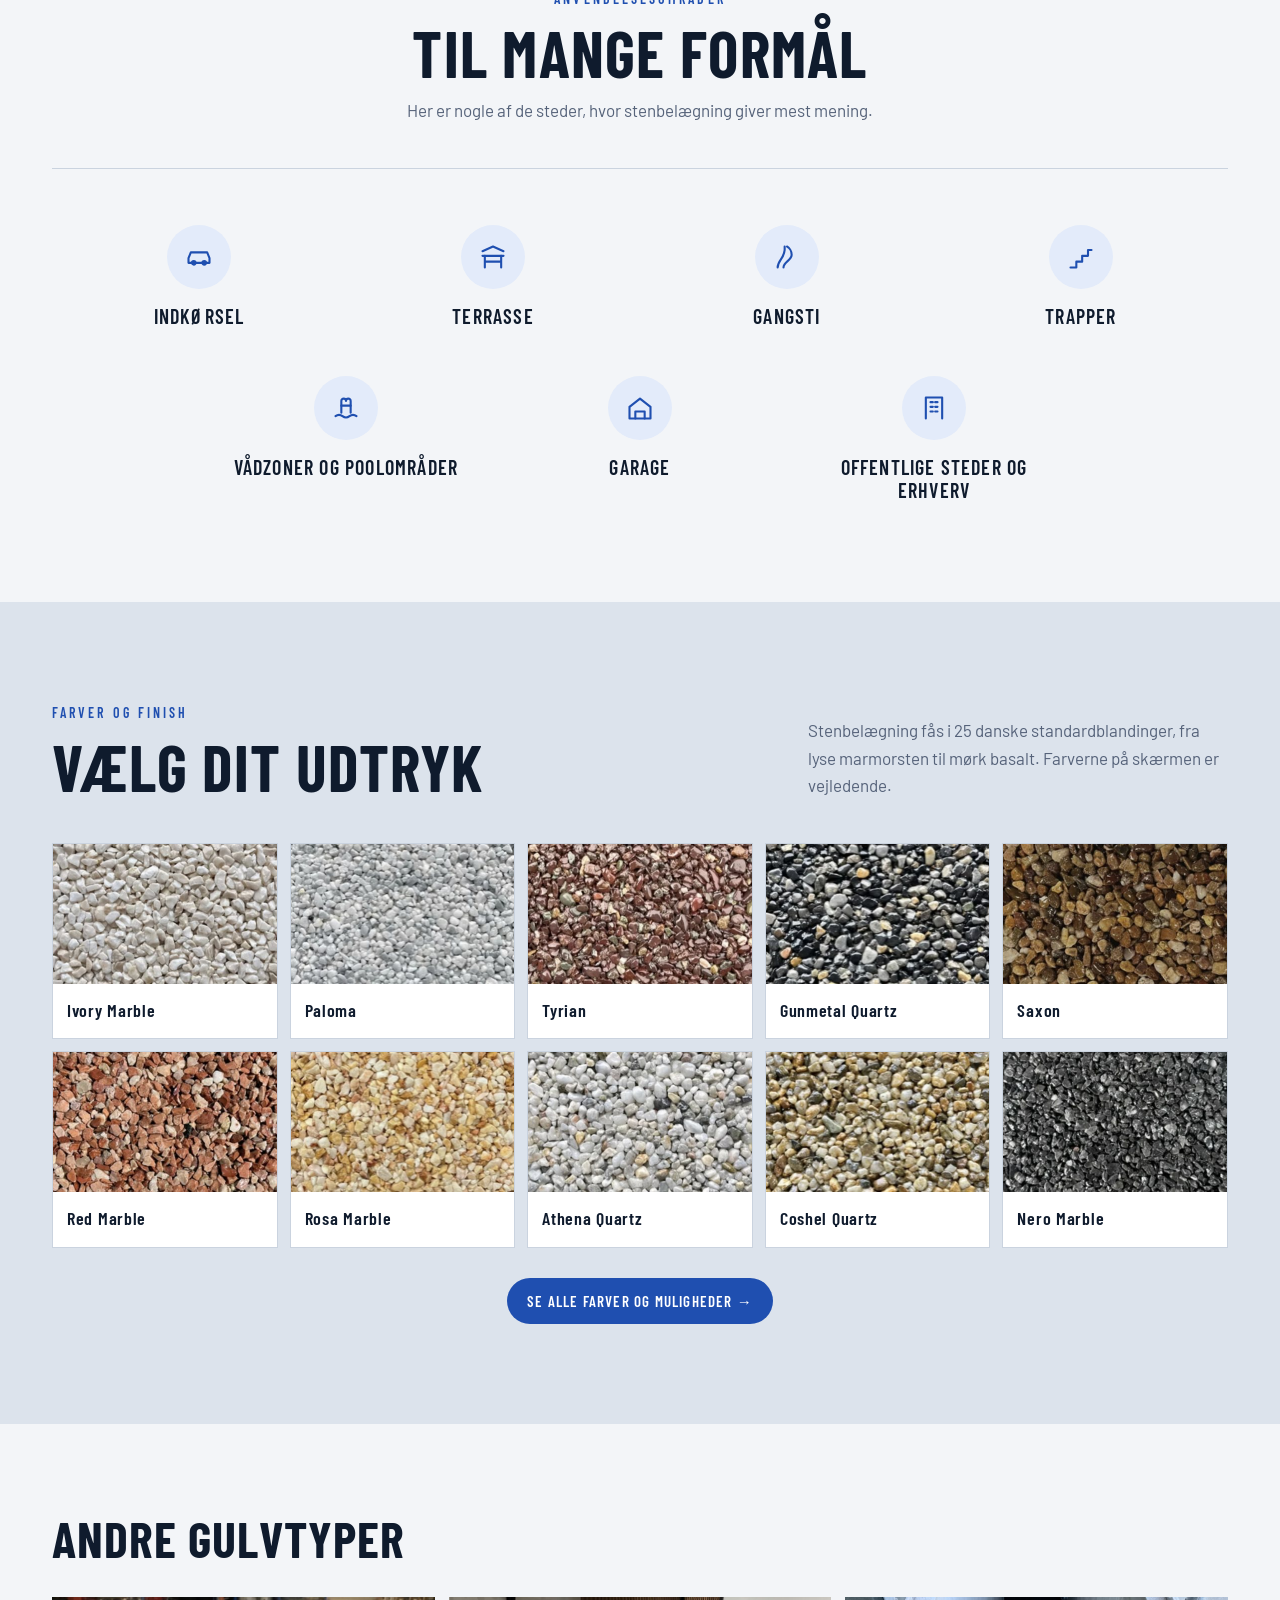
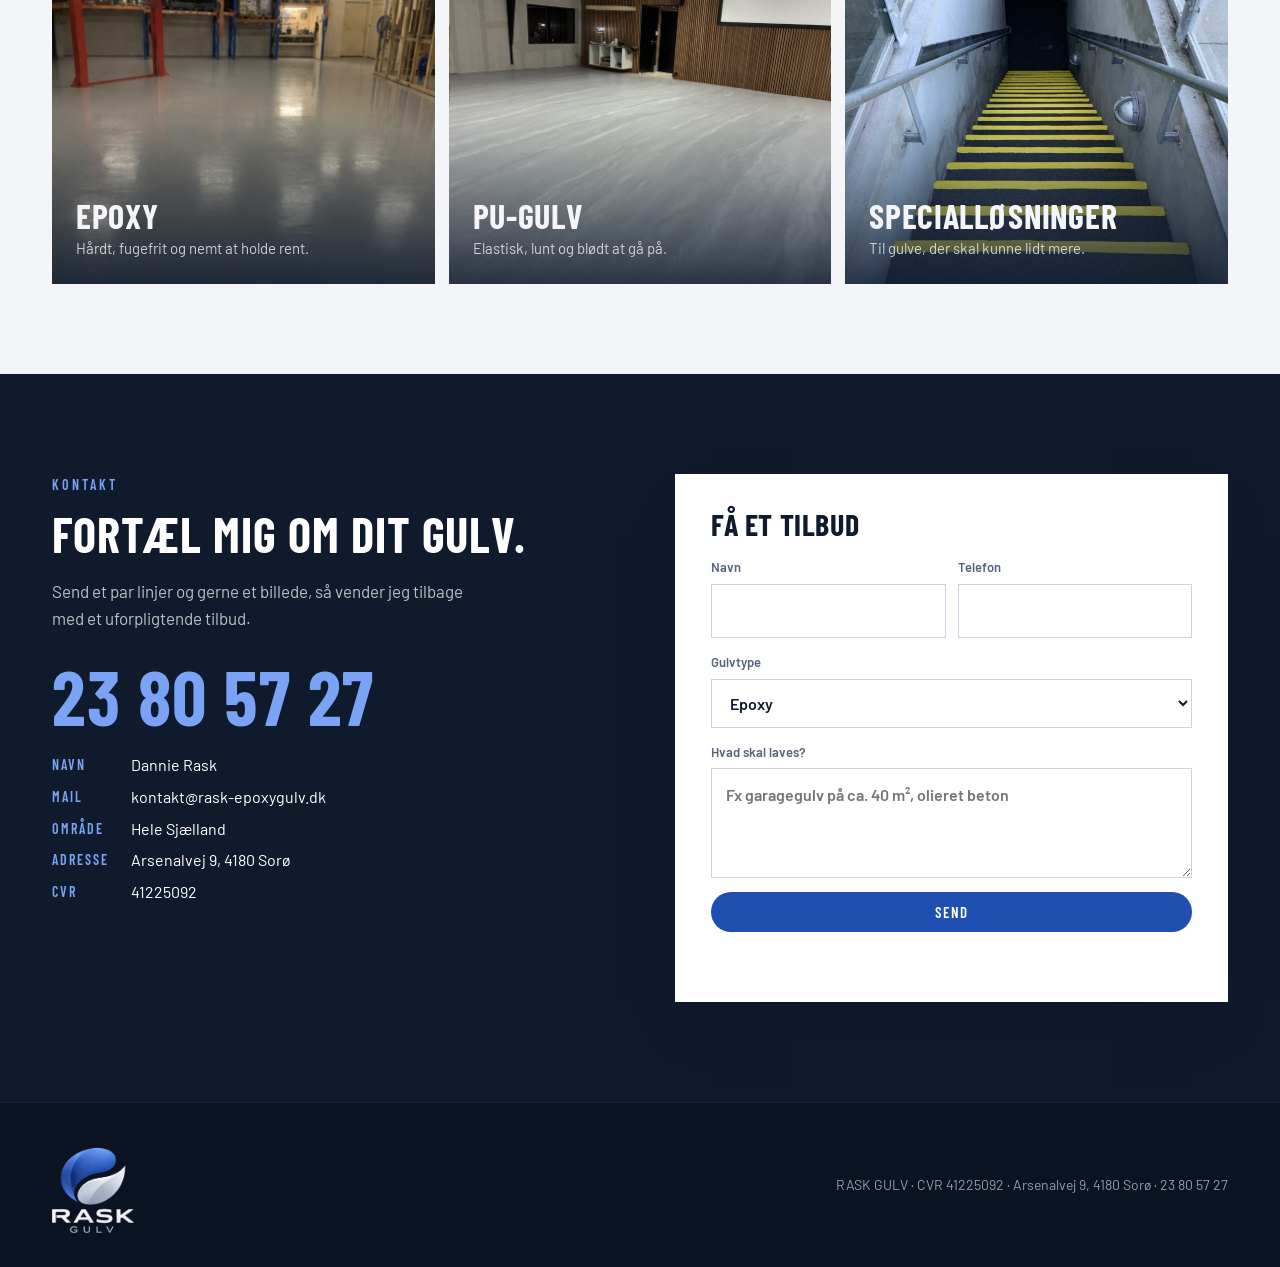
<file: stenbelaegning.html>
<!doctype html>
<html lang="da">
<head>
<meta charset="utf-8">
<meta name="viewport" content="width=device-width, initial-scale=1, viewport-fit=cover">
<title>Stenbelægning | RASK GULV</title>
<meta name="description" content="Stenbelægning fra RASK GULV. Naturligt look til trapper og stier.">
<link rel="preconnect" href="https://fonts.googleapis.com"><link rel="preconnect" href="https://fonts.gstatic.com" crossorigin>
<link rel="stylesheet" href="https://fonts.googleapis.com/css2?family=Barlow+Condensed:wght@500;600;700&family=Barlow:wght@400;500;600;700&display=swap">
<link rel="icon" href="favicon/favicon.ico" sizes="any">
<link rel="icon" type="image/png" href="favicon/favicon.png">
<link rel="apple-touch-icon" href="favicon/apple-touch-icon.png">
<link rel="stylesheet" href="style.css">
</head>
<body id="top">
<header class="phead"><div class="bg" style="background-image:url(img/st3.jpg);background-position:center 55%"></div><div class="mark"><div class="wrap"><a class="lg" href="index.html" aria-label="RASK GULV, forside"><img src="img/logo-mark.png" alt="RASK GULV"></a>
<nav class="topnav" aria-label="Hovedmenu"><div class="dd"><button class="dd-btn on" aria-expanded="false" aria-haspopup="true">Gulvtyper <svg viewBox="0 0 24 24" width="14" height="14" fill="none" stroke="currentColor" stroke-width="2.4" aria-hidden="true"><path d="M6 9l6 6 6-6"/></svg></button><div class="dd-menu"><a href="epoxy.html"><span style="background-image:url(img/hero.jpg)"></span><b>Epoxy</b><small>Hårdt, fugefrit og nemt at holde rent.</small></a><a href="pu-gulv.html"><span style="background-image:url(img/pu.jpg)"></span><b>PU-gulv</b><small>Elastisk, lunt og blødt at gå på.</small></a><a class="on" href="stenbelaegning.html"><span style="background-image:url(img/st6.jpg)"></span><b>Stenbelægning</b><small>Naturligt look til trapper og stier.</small></a><a href="speciallosninger.html"><span style="background-image:url(img/sp4.jpg)"></span><b>Specialløsninger</b><small>Til gulve, der skal kunne lidt mere.</small></a></div></div><a href="gulvguide.html">Guide</a><a href="om.html">Om</a><a href="kontakt.html">Kontakt</a></nav>
<div class="right"><a class="tel" href="tel:23805727">23 80 57 27</a><button class="burger" aria-label="Åbn menu" aria-expanded="false"><i></i><i></i><i></i></button></div></div></div>
<div class="wrap"><div class="crumb"><a href="index.html">RASK GULV</a><span>/</span><span>Stenbelægning</span></div>
<h1>Stenbelægning<span>Helstøbt, drænende og holdbar</span></h1>
<p>En sammenhængende overflade af naturlige sten og resin. Den giver slidte trapper, stier og terrasser nyt liv, er skridsikker og lader vandet løbe igennem.</p>
<div class="ctas"><a href="kontakt.html" class="btn btn-rust">Få pris på din stenbelægning ›</a><a href="#muligheder" class="btn btn-line">Se muligheder ➜</a></div>
</div></header>
<section class="feat"><div class="wrap"><div class="grid"><div class="f"><span class="ico"><svg viewBox="0 0 24 24" fill="none" stroke="currentColor" stroke-width="1.8" stroke-linecap="round" stroke-linejoin="round" aria-hidden="true"><path d="M12 3c3 4 6 7 6 11a6 6 0 0 1-12 0c0-4 3-7 6-11z"/></svg></span><b>Drænende system</b></div><div class="f"><span class="ico"><svg viewBox="0 0 24 24" fill="none" stroke="currentColor" stroke-width="1.8" stroke-linecap="round" stroke-linejoin="round" aria-hidden="true"><circle cx="12" cy="12" r="4"/><path d="M12 2v2M12 20v2M2 12h2M20 12h2M4.9 4.9l1.4 1.4M17.7 17.7l1.4 1.4M4.9 19.1l1.4-1.4M17.7 6.3l1.4-1.4"/></svg></span><b>UV-bestandig</b></div><div class="f"><span class="ico"><svg viewBox="0 0 24 24" fill="none" stroke="currentColor" stroke-width="1.8" stroke-linecap="round" stroke-linejoin="round" aria-hidden="true"><path d="M5 19c0-8 6-14 14-14 0 8-6 14-14 14z"/><path d="M5 19l7-7"/></svg></span><b>Minimal ukrudtsvækst</b></div><div class="f"><span class="ico"><svg viewBox="0 0 24 24" fill="none" stroke="currentColor" stroke-width="1.8" stroke-linecap="round" stroke-linejoin="round" aria-hidden="true"><path d="M12 3l2 5 5 2-5 2-2 5-2-5-5-2 5-2z"/><path d="M19 16l.8 2 2 .8-2 .8-.8 2-.8-2-2-.8 2-.8z"/></svg></span><b>Lav vedligeholdelse</b></div></div></div></section>
<section class="sec dark" data-carousel>
<div class="wrap">
<div class="sec-head"><div><div class="label">Udførte gulve</div><h2>Galleri</h2></div><p>Et udpluk af gulve, jeg har lagt.</p></div>
<div class="carousel"><button class="arr prev side" aria-label="Forrige"><svg viewBox="0 0 24 24" fill="none" stroke="currentColor" stroke-width="2.2" aria-hidden="true"><path d="M15 5l-7 7 7 7"/></svg></button><div class="track"><article class="card"><div class="ph" style="background-image:url(img/st6.jpg)"></div><div class="body"><h3>Gangsti</h3><p>Lys sten med mørk kant langs muren.</p></div></article><article class="card"><div class="ph" style="background-image:url(img/st1.jpg)"></div><div class="body"><h3>Indgangstrappe</h3><p>Varme sten med alu-kanter.</p></div></article><article class="card"><div class="ph" style="background-image:url(img/st5.jpg)"></div><div class="body"><h3>Trappe</h3><p>To stenfarver og skarpe kanter.</p></div></article><article class="card"><div class="ph" style="background-image:url(img/st3.jpg)"></div><div class="body"><h3>Terrasse</h3><p>Grå stenbelægning ved træhuset.</p></div></article><article class="card"><div class="ph" style="background-image:url(img/st7.jpg)"></div><div class="body"><h3>Gårdsplads</h3><p>Gyldne sten omkring kældertrappen.</p></div></article><article class="card"><div class="ph" style="background-image:url(img/st2.jpg)"></div><div class="body"><h3>Fortov</h3><p>Stenbelægning langs facaden.</p></div></article><article class="card"><div class="ph" style="background-image:url(img/sten.jpg)"></div><div class="body"><h3>Havesti</h3><p>Lys sten med mørk kant langs bedet.</p></div></article><article class="card"><div class="ph" style="background-image:url(img/trappe-efter.jpg)"></div><div class="body"><h3>Trappe</h3><p>Stenbelægning med alu-kanter.</p></div></article><article class="card"><div class="ph" style="background-image:url(img/st4.jpg)"></div><div class="body"><h3>Kant</h3><p>Stenbelægning mod grus og net.</p></div></article></div><button class="arr next side" aria-label="Næste"><svg viewBox="0 0 24 24" fill="none" stroke="currentColor" stroke-width="2.2" aria-hidden="true"><path d="M9 5l7 7-7 7"/></svg></button></div>
<div class="car-nav"><span></span><div class="dots"></div></div>
</div></section>
<section class="sec paper" id="muligheder"><div class="wrap">
<div class="sec-head"><div><div class="label">Anvendelsesområder</div><h2>Til mange formål</h2></div><p>Her er nogle af de steder, hvor stenbelægning giver mest mening.</p></div>
<div class="uses"><div class="use"><span class="ico"><svg viewBox="0 0 24 24" fill="none" stroke="currentColor" stroke-width="1.8" stroke-linecap="round" stroke-linejoin="round" aria-hidden="true"><path d="M3 13l2-5h14l2 5v4H3z"/><circle cx="7.5" cy="17" r="1.5"/><circle cx="16.5" cy="17" r="1.5"/></svg></span><b>Indkørsel</b></div><div class="use"><span class="ico"><svg viewBox="0 0 24 24" fill="none" stroke="currentColor" stroke-width="1.8" stroke-linecap="round" stroke-linejoin="round" aria-hidden="true"><path d="M3 7l9-4 9 4"/><path d="M3 11h18"/><path d="M5 11v10M19 11v10M5 16h14"/></svg></span><b>Terrasse</b></div><div class="use"><span class="ico"><svg viewBox="0 0 24 24" fill="none" stroke="currentColor" stroke-width="1.8" stroke-linecap="round" stroke-linejoin="round" aria-hidden="true"><path d="M9 21c0-5 7-6 7-11 0-3-2-6-4-7"/><path d="M4 21c0-7 7-8 6-18"/></svg></span><b>Gangsti</b></div><div class="use"><span class="ico"><svg viewBox="0 0 24 24" fill="none" stroke="currentColor" stroke-width="1.8" stroke-linecap="round" stroke-linejoin="round" aria-hidden="true"><path d="M3 21h5v-5h5v-5h5V6h3"/></svg></span><b>Trapper</b></div><div class="use"><span class="ico"><svg viewBox="0 0 24 24" fill="none" stroke="currentColor" stroke-width="1.8" stroke-linecap="round" stroke-linejoin="round" aria-hidden="true"><path d="M3 19c2-1.5 4-1.5 6 0s4 1.5 6 0 4-1.5 6 0"/><path d="M8 16V6a2 2 0 0 1 4 0M16 16V6a2 2 0 0 0-4 0"/><path d="M8 10h8"/></svg></span><b>Vådzoner og poolområder</b></div><div class="use"><span class="ico"><svg viewBox="0 0 24 24" fill="none" stroke="currentColor" stroke-width="1.8" stroke-linecap="round" stroke-linejoin="round" aria-hidden="true"><path d="M3 11l9-7 9 7v10H3z"/><path d="M8 21v-6h8v6"/></svg></span><b>Garage</b></div><div class="use"><span class="ico"><svg viewBox="0 0 24 24" fill="none" stroke="currentColor" stroke-width="1.8" stroke-linecap="round" stroke-linejoin="round" aria-hidden="true"><path d="M5 21V3h14v18"/><path d="M9 7h2M13 7h2M9 11h2M13 11h2M9 15h2M13 15h2"/></svg></span><b>Offentlige steder og erhverv</b></div></div>
</div></section>
<section class="sec concrete farve-teaser"><div class="wrap">
<div class="sec-head"><div><div class="label">Farver og finish</div><h2>Vælg dit udtryk</h2></div><p>Stenbelægning fås i 25 danske standardblandinger, fra lyse marmorsten til mørk basalt. Farverne på skærmen er vejledende.</p></div>
<div class="grid5 vuba"><button type="button" class="ph-card vb" data-full="img/farver/vuba-ivory-marble.jpg" data-cap="Ivory Marble"><img src="img/farver/vuba-ivory-marble.jpg" alt="Ivory Marble" loading="lazy"><span class="cap"><b>Ivory Marble</b><i>Se større</i></span></button><button type="button" class="ph-card vb" data-full="img/farver/vuba-paloma.jpg" data-cap="Paloma"><img src="img/farver/vuba-paloma.jpg" alt="Paloma" loading="lazy"><span class="cap"><b>Paloma</b><i>Se større</i></span></button><button type="button" class="ph-card vb" data-full="img/farver/vuba-tyrian.jpg" data-cap="Tyrian"><img src="img/farver/vuba-tyrian.jpg" alt="Tyrian" loading="lazy"><span class="cap"><b>Tyrian</b><i>Se større</i></span></button><button type="button" class="ph-card vb" data-full="img/farver/vuba-gunmetal-quartz.jpg" data-cap="Gunmetal Quartz"><img src="img/farver/vuba-gunmetal-quartz.jpg" alt="Gunmetal Quartz" loading="lazy"><span class="cap"><b>Gunmetal Quartz</b><i>Se større</i></span></button><button type="button" class="ph-card vb" data-full="img/farver/vuba-saxon.jpg" data-cap="Saxon"><img src="img/farver/vuba-saxon.jpg" alt="Saxon" loading="lazy"><span class="cap"><b>Saxon</b><i>Se større</i></span></button><button type="button" class="ph-card vb" data-full="img/farver/vuba-red-marble.jpg" data-cap="Red Marble"><img src="img/farver/vuba-red-marble.jpg" alt="Red Marble" loading="lazy"><span class="cap"><b>Red Marble</b><i>Se større</i></span></button><button type="button" class="ph-card vb" data-full="img/farver/vuba-rosa-marble.jpg" data-cap="Rosa Marble"><img src="img/farver/vuba-rosa-marble.jpg" alt="Rosa Marble" loading="lazy"><span class="cap"><b>Rosa Marble</b><i>Se større</i></span></button><button type="button" class="ph-card vb" data-full="img/farver/vuba-athena-quartz.jpg" data-cap="Athena Quartz"><img src="img/farver/vuba-athena-quartz.jpg" alt="Athena Quartz" loading="lazy"><span class="cap"><b>Athena Quartz</b><i>Se større</i></span></button><button type="button" class="ph-card vb" data-full="img/farver/vuba-coshel-quartz.jpg" data-cap="Coshel Quartz"><img src="img/farver/vuba-coshel-quartz.jpg" alt="Coshel Quartz" loading="lazy"><span class="cap"><b>Coshel Quartz</b><i>Se større</i></span></button><button type="button" class="ph-card vb" data-full="img/farver/vuba-nero-marble.jpg" data-cap="Nero Marble"><img src="img/farver/vuba-nero-marble.jpg" alt="Nero Marble" loading="lazy"><span class="cap"><b>Nero Marble</b><i>Se større</i></span></button></div>
<div class="more-wrap"><a class="btn btn-rust" href="gulvguide.html#f-sten">Se alle farver og muligheder →</a></div>
</div></section>
<section class="others"><div class="wrap"><h2>Andre gulvtyper</h2><div class="tgrid"><a class="t" href="epoxy.html"><div class="bg" style="background-image:url(img/hero.jpg)"></div><h3>Epoxy</h3><p>Hårdt, fugefrit og nemt at holde rent.</p></a><a class="t" href="pu-gulv.html"><div class="bg" style="background-image:url(img/pu.jpg)"></div><h3>PU-gulv</h3><p>Elastisk, lunt og blødt at gå på.</p></a><a class="t" href="speciallosninger.html"><div class="bg" style="background-image:url(img/sp4.jpg)"></div><h3>Specialløsninger</h3><p>Til gulve, der skal kunne lidt mere.</p></a></div></div></section>
<section class="contact" id="kontakt">
  <div class="wrap">
    <div>
      <div class="label">Kontakt</div>
      <h2>Fortæl mig om dit gulv.</h2>
      <p style="color:var(--muted);max-width:440px">Send et par linjer og gerne et billede, så vender jeg tilbage med et uforpligtende tilbud.</p>
      <a class="phone" href="tel:23805727">23 80 57 27</a>
      <dl>
        <dt>Navn</dt><dd>Dannie Rask</dd>
        <dt>Mail</dt><dd>kontakt@rask-epoxygulv.dk</dd>
        <dt>Område</dt><dd>Hele Sjælland</dd>
        <dt>Adresse</dt><dd>Arsenalvej 9, 4180 Sorø</dd>
        <dt>CVR</dt><dd>41225092</dd>
      </dl>
    </div>
    <form data-demo>
<h3>Få et tilbud</h3>
<div class="row"><label for="f-n">Navn<input id="f-n" autocomplete="name"></label><label for="f-t">Telefon<input id="f-t" type="tel" autocomplete="tel"></label></div>
<label for="f-g">Gulvtype<select id="f-g"><option>Epoxy</option><option>PU-gulv</option><option>Stenbelægning</option><option>Specialløsning</option><option>Ved ikke endnu</option></select></label>
<label for="f-d">Hvad skal laves?<textarea id="f-d" placeholder="Fx garagegulv på ca. 40 m², olieret beton"></textarea></label>
<button class="btn btn-rust" type="submit">Send</button>
<p class="note" aria-live="polite" style="font-size:14px;color:var(--rust);min-height:20px"></p>
</form>
  </div>
</section><div class="lb" hidden><button type="button" class="lb-x" aria-label="Luk">×</button><figure><img alt=""><figcaption></figcaption></figure></div>
<footer><div class="wrap"><a href="#top" aria-label="Til toppen"><img src="img/logo-full.png" alt="RASK GULV"></a><span>RASK GULV · CVR 41225092 · Arsenalvej 9, 4180 Sorø · 23 80 57 27</span></div></footer>
<script src="script.js"></script>
</body>
</html>
</file>
<file: style.css>
:root{
  --graphite:#0F1B2D; --graphite-2:#1A2A42; --concrete:#DCE3EC; --paper:#F3F5F8;
  --rust:#1F4FB0; --rust-2:#7AA3F5; --ink:#0F1B2D; --muted:#56637A; --line:#CAD3DF;
  --display:"Barlow Condensed","Arial Narrow",sans-serif; --sans:"Barlow",system-ui,-apple-system,sans-serif;
}
*{box-sizing:border-box;margin:0;padding:0}
html{scroll-behavior:smooth}
body{font-family:var(--sans);color:var(--ink);background:var(--paper);line-height:1.6;font-size:17px;-webkit-font-smoothing:antialiased}
a{color:inherit;text-decoration:none}
img{display:block;max-width:100%}
.wrap{max-width:1240px;margin:0 auto;padding-inline:32px}
.label{font-family:var(--display);font-weight:600;font-size:14px;letter-spacing:.22em;text-transform:uppercase;color:var(--rust)}
h1,h2,h3{font-family:var(--display);font-weight:700;text-transform:uppercase;letter-spacing:.02em;line-height:.98}
h2{font-size:clamp(40px,5vw,64px)}
.btn{display:inline-flex;align-items:center;gap:10px;padding:15px 28px;font-family:var(--display);font-weight:600;font-size:17px;letter-spacing:.12em;text-transform:uppercase;border:0;cursor:pointer;transition:background .2s,transform .2s}
.btn:hover{transform:translateY(-2px)}
.btn-rust{background:var(--rust);color:#fff}
.btn-rust:hover{background:#173F8F}
.btn-line{border:1.5px solid rgba(243,245,248,.5);color:var(--paper)}
.btn-dark{background:var(--graphite);color:var(--paper)}

/* HERO */
.mark{position:absolute;top:26px;left:0;right:0;z-index:5}
.mark .wrap{display:flex;justify-content:space-between;align-items:center}
.mark img{height:46px;width:auto}
.mark a.tel{color:var(--paper);font-family:var(--display);font-weight:600;font-size:18px;letter-spacing:.08em}
.hero{position:relative;min-height:720px;height:92vh;max-height:900px;background:var(--graphite);color:var(--paper);display:flex;align-items:flex-end;overflow:hidden}
.hero .bg{position:absolute;inset:0;background:url(img/hero.jpg) center 60%/cover}
.hero::after{content:"";position:absolute;inset:0;background:linear-gradient(0deg,rgba(15,27,45,.95) 0%,rgba(15,27,45,.55) 45%,rgba(15,27,45,.35) 100%)}
.hero>.wrap{position:relative;z-index:2;width:100%;padding-block:0 80px;display:grid;grid-template-columns:auto 1fr;gap:56px;align-items:end}
.hero .logo{width:210px;height:auto}
.hero h1{font-size:clamp(46px,6.2vw,88px);max-width:760px}
.hero h1 span{color:var(--rust-2)}
.hero p{margin:18px 0 32px;font-size:19px;color:rgba(243,245,248,.8);max-width:520px}
.ctas{display:flex;gap:12px;flex-wrap:wrap}

/* GULVTYPER */
.types{padding-block:100px 90px}
.types .head{display:flex;justify-content:space-between;align-items:end;gap:30px;margin-bottom:44px}
.types .head p{max-width:380px;color:var(--muted)}
.tgrid{display:grid;grid-template-columns:repeat(4,1fr);gap:14px}
.t{position:relative;aspect-ratio:3/4;overflow:hidden;background:var(--graphite-2);color:var(--paper);display:flex;flex-direction:column;justify-content:flex-end;padding:24px}
.t .bg{position:absolute;inset:0;background-size:cover;background-position:center;transition:transform .6s}
.t:hover .bg{transform:scale(1.05)}
.t::after{content:"";position:absolute;inset:0;background:linear-gradient(0deg,rgba(15,27,45,.85),rgba(15,27,45,0) 60%)}
.t>*:not(.bg){position:relative;z-index:2}
.t .n{font-family:var(--display);font-weight:600;color:var(--rust-2);font-size:15px;letter-spacing:.12em;margin-bottom:6px}
.t h3{font-size:34px}
.t p{font-size:15px;opacity:.8;margin-top:4px}
.t.missing{background:var(--graphite-2)}
.t.missing .flag{position:absolute;top:18px;left:18px;font-size:12px;font-weight:700;letter-spacing:.1em;text-transform:uppercase;color:var(--rust-2);border:1px solid var(--rust-2);padding:4px 8px}

/* FØR / EFTER */
.ba{background:var(--graphite);color:var(--paper);padding-block:100px}
.ba .head{display:flex;justify-content:space-between;align-items:end;gap:30px;margin-bottom:40px;flex-wrap:wrap}
.tabs{display:flex;gap:6px}
.tabs button{font-family:var(--display);font-weight:600;font-size:16px;letter-spacing:.12em;text-transform:uppercase;background:none;border:1.5px solid rgba(243,245,248,.25);color:var(--paper);padding:10px 20px;cursor:pointer}
.tabs button.on{background:var(--rust);border-color:var(--rust)}
.slider{position:relative;aspect-ratio:4/3;max-height:640px;width:100%;overflow:hidden;user-select:none;background:#111}
.slider img{position:absolute;inset:0;width:100%;height:100%;object-fit:cover}
.slider .after{clip-path:inset(0 0 0 var(--x,50%))}
.slider .bar{position:absolute;top:0;bottom:0;left:var(--x,50%);width:2px;background:var(--paper);transform:translateX(-1px);pointer-events:none}
.slider .knob{position:absolute;top:50%;left:var(--x,50%);width:54px;height:54px;border-radius:50%;background:var(--paper);transform:translate(-50%,-50%);display:grid;place-items:center;color:var(--graphite);pointer-events:none;font-weight:700}
.slider input{position:absolute;inset:0;width:100%;height:100%;opacity:0;cursor:ew-resize;margin:0}
.slider .tag{position:absolute;top:18px;font-family:var(--display);font-weight:600;letter-spacing:.18em;font-size:15px;background:rgba(15,27,45,.75);padding:6px 14px}
.slider .tag.l{left:18px}.slider .tag.r{right:18px;background:var(--rust)}
.ba .cap{display:flex;justify-content:space-between;gap:20px;margin-top:20px;color:rgba(243,245,248,.75);flex-wrap:wrap}
.ba .cap b{font-family:var(--display);font-size:22px;letter-spacing:.06em;text-transform:uppercase;color:var(--paper);font-weight:600}

/* OM */
.about{padding-block:110px}
.about .wrap{display:grid;grid-template-columns:1fr 1.1fr;gap:80px;align-items:center;max-width:1100px}
.about .photo{aspect-ratio:4/5;background:repeating-linear-gradient(135deg,#E6E3DD 0 14px,#DEDAD3 14px 28px);display:grid;place-items:center;color:var(--muted);font-weight:600;font-size:14px;letter-spacing:.1em;text-transform:uppercase}
.about h2{margin:14px 0 24px}
.about p{color:var(--muted);margin-bottom:16px;max-width:520px}
.about .close{font-family:var(--display);font-weight:600;font-size:26px;text-transform:uppercase;letter-spacing:.04em;color:var(--ink);margin-top:26px}

/* KONTAKT */
.contact{background:var(--concrete);padding-block:100px}
.contact .wrap{display:grid;grid-template-columns:1fr 1fr;gap:70px;align-items:start}
.contact h2{margin:14px 0 20px;font-size:clamp(34px,3.8vw,50px);white-space:nowrap}
.contact .phone{display:block;font-family:var(--display);font-weight:700;font-size:clamp(48px,6vw,76px);color:var(--rust);letter-spacing:.02em;line-height:1;margin:26px 0 18px;user-select:all}
.contact dl{display:grid;grid-template-columns:auto 1fr;gap:6px 22px;font-size:16px}
.contact dt{font-family:var(--display);font-weight:600;letter-spacing:.14em;text-transform:uppercase;color:var(--muted);font-size:14px;padding-top:2px}
form{background:var(--paper);padding:36px;display:grid;gap:14px}
form h3{font-size:30px;margin-bottom:4px}
.row{display:grid;grid-template-columns:1fr 1fr;gap:12px}
label{font-size:13px;font-weight:600;display:grid;gap:6px;color:var(--muted)}
input,select,textarea{font:inherit;font-size:16px;padding:13px 14px;border:1.5px solid var(--line);background:#fff;color:var(--ink);border-radius:0}
textarea{min-height:110px;resize:vertical}
form .btn{justify-content:center}

footer{background:var(--graphite);color:rgba(243,245,248,.6);padding-block:34px;font-size:14px}
footer .wrap{display:flex;justify-content:space-between;align-items:center;gap:20px;flex-wrap:wrap}
footer img{height:54px;width:auto}

@media (max-width:980px){
  .hero .wrap{grid-template-columns:1fr;gap:28px}
  .hero .logo{width:140px}
  .tgrid{grid-template-columns:1fr 1fr}
  .about .wrap,.contact .wrap{grid-template-columns:1fr;gap:44px}
  .types .head{flex-direction:column;align-items:start}
  .contact h2{white-space:normal}
}
@media (max-width:600px){
  .wrap{padding-inline:18px}
  .mark img{height:36px}
  .hero{min-height:640px}
  .tgrid{grid-template-columns:1fr}
  .t{aspect-ratio:16/10}
  .types,.ba,.about,.contact{padding-block:70px}
  .row{grid-template-columns:1fr}
  form{padding:24px}
}

/* ---- delt: knapper/fokus ---- */
a:focus-visible,button:focus-visible,input:focus-visible,select:focus-visible,textarea:focus-visible{outline:2px solid var(--rust-2);outline-offset:3px}
.btn-line-dark{border:1.5px solid var(--graphite);color:var(--graphite)}
.t{color:var(--paper)}

/* ---- sidehoved (undersider) ---- */
.phead{position:relative;min-height:520px;background:var(--graphite);color:var(--paper);display:flex;align-items:flex-end;overflow:hidden}
.phead .bg{position:absolute;inset:0;background-size:cover;background-position:center}
.phead::after{content:"";position:absolute;inset:0;background:linear-gradient(0deg,rgba(15,27,45,.92) 0%,rgba(15,27,45,.45) 55%,rgba(15,27,45,.35) 100%)}
.phead>.wrap{position:relative;z-index:2;width:100%;padding-block:170px 70px}
.crumb{font-family:var(--display);font-weight:600;font-size:14px;letter-spacing:.2em;text-transform:uppercase;color:var(--rust-2);display:flex;gap:10px;margin-bottom:14px}
.crumb a:hover{text-decoration:underline}
.phead h1{font-size:clamp(52px,7vw,96px)}
.phead p{margin-top:14px;font-size:19px;color:rgba(243,245,248,.8);max-width:540px}

/* ---- intro ---- */
.intro{padding-block:100px 80px}
.intro .wrap{display:grid;grid-template-columns:1.1fr 1fr;gap:80px;align-items:start}
.intro .lead{font-size:clamp(21px,2vw,25px);line-height:1.5;color:var(--ink);max-width:560px}
.list{list-style:none;border-top:1px solid var(--line)}
.list li{display:flex;justify-content:space-between;gap:16px;padding:17px 0;border-bottom:1px solid var(--line);font-family:var(--display);font-weight:600;font-size:21px;letter-spacing:.04em;text-transform:uppercase}
.list li span{font-family:var(--sans);font-weight:500;text-transform:none;letter-spacing:0;font-size:15.5px;color:var(--muted);text-align:right;padding-top:3px}

/* ---- før/efter par ---- */
.pairs{display:grid;grid-template-columns:1fr 1fr;gap:22px}
.pair{background:var(--graphite-2);color:var(--paper)}
.pair .imgs{display:grid;grid-template-columns:1fr 1fr;gap:3px;aspect-ratio:4/3}
.pair figure{position:relative;overflow:hidden;margin:0}
.pair img{width:100%;height:100%;object-fit:cover}
.pair figcaption{position:absolute;top:12px;left:12px;font-family:var(--display);font-weight:600;font-size:13px;letter-spacing:.18em;background:rgba(15,27,45,.78);padding:4px 10px}
.pair figure:last-child figcaption{background:var(--rust)}
.pair .txt{padding:18px 22px 22px}
.pair b{display:block;font-family:var(--display);font-weight:600;font-size:22px;letter-spacing:.05em;text-transform:uppercase}
.pair span{font-size:15px;color:rgba(243,245,248,.7)}
.more-work{margin-top:70px}
.more-work h3{font-size:30px;margin-bottom:24px}
.section-light .pair{background:var(--graphite)}
.pairs-sec{padding-block:0 100px}
.pairs-sec h2{margin-bottom:34px;font-size:clamp(34px,4vw,50px)}

/* ---- galleri ---- */
.gallery{padding-block:0 100px}
.gal{display:grid;grid-template-columns:repeat(3,1fr);grid-auto-rows:clamp(240px,26vw,380px);gap:14px}
.gal figure{position:relative;overflow:hidden;margin:0;background:var(--concrete)}
.gal img{width:100%;height:100%;object-fit:cover;transition:transform .6s}
.gal figure:hover img{transform:scale(1.04)}
.gal figcaption{position:absolute;left:0;right:0;bottom:0;padding:34px 16px 14px;background:linear-gradient(0deg,rgba(15,27,45,.8),transparent);color:var(--paper);font-family:var(--display);font-weight:600;font-size:15px;letter-spacing:.14em;text-transform:uppercase}
.gal.n1{grid-template-columns:1fr;grid-auto-rows:clamp(300px,45vw,560px)}
.gal.n2{grid-template-columns:1fr 1fr}

/* ---- CTA-bånd ---- */
.band{background:var(--graphite);color:var(--paper);padding-block:90px;text-align:center}
.band p{margin:16px auto 32px;color:rgba(243,245,248,.75);max-width:460px}
.band .ctas{justify-content:center}

/* ---- andre typer ---- */
.others{padding-block:90px}
.others h2{margin-bottom:34px;font-size:clamp(34px,4vw,50px)}
.others .tgrid{grid-template-columns:repeat(3,1fr)}
.others .t{aspect-ratio:4/3}

/* ---- om-side ---- */
.bio{padding-block:110px}
.bio .wrap{display:grid;grid-template-columns:1fr 1.15fr;gap:80px;align-items:start;max-width:1120px}
.bio .photo{aspect-ratio:2/3;background:url(img/dannie-full.png) center/cover}
.bio .big{font-family:var(--display);font-weight:700;text-transform:uppercase;font-size:clamp(40px,4.4vw,58px);line-height:.98;margin-bottom:28px}
.bio p{color:var(--muted);margin-bottom:16px;max-width:540px}
.bio .quote{border-left:3px solid var(--rust);padding:6px 0 6px 22px;margin:30px 0;color:var(--ink);font-size:19px;max-width:520px}
.bio .sig{font-family:var(--display);font-weight:700;font-size:24px;text-transform:uppercase;letter-spacing:.04em;margin-top:24px}
.bio .role{font-size:14px;color:var(--muted);letter-spacing:.06em}
.values{background:var(--concrete);padding-block:90px}
.values .grid{display:grid;grid-template-columns:repeat(3,1fr);gap:0}
.val{padding:6px 36px;border-left:1px solid var(--line)}
.val:first-child{border-left:0;padding-left:0}
.val h3{font-size:28px;margin-bottom:10px}
.val p{color:var(--muted);font-size:16px}
.about .btn{margin-top:22px}

@media (max-width:980px){
  .intro .wrap,.bio .wrap{grid-template-columns:1fr;gap:44px}
  .pairs{grid-template-columns:1fr}
  .gal{grid-template-columns:1fr 1fr}
  .others .tgrid{grid-template-columns:1fr 1fr 1fr}
  .bio .photo{max-width:420px}
}
@media (max-width:640px){
  .phead{min-height:420px}
  .phead>.wrap{padding-block:120px 44px}
  .intro,.bio,.values,.band,.others{padding-block:70px}
  .list li{flex-direction:column;gap:2px}
  .list li span{text-align:left}
  .gal,.gal.n2{grid-template-columns:1fr;grid-auto-rows:360px}
  .others .tgrid{grid-template-columns:1fr}
  .values .grid{grid-template-columns:1fr;gap:30px}
  .val{border-left:0;padding:0}
}
@media (prefers-reduced-motion:reduce){html{scroll-behavior:auto}*{transition:none!important}}

/* ===== v3: sektioner, karruseller, undersider ===== */
.sec{padding-block:100px}
.sec.paper{background:var(--paper)}
.sec.concrete{background:var(--concrete)}
.sec.dark{background:var(--graphite);color:var(--paper)}
.sec.dark .label{color:var(--rust-2)}
.sec-head{display:flex;justify-content:space-between;align-items:end;gap:30px;margin-bottom:44px;flex-wrap:wrap}
.sec-head p{max-width:420px;color:var(--muted)}
.sec.dark .sec-head p{color:rgba(243,245,248,.72)}
.sec-head h2{margin-top:12px}

/* karrusel */
.carousel{position:relative}
.track{display:flex;gap:22px;overflow-x:auto;scroll-snap-type:x mandatory;scroll-behavior:smooth;scrollbar-width:none;padding-bottom:4px}
.track::-webkit-scrollbar{display:none}
.card{flex:0 0 calc((100% - 44px)/3);scroll-snap-align:start;background:#fff;color:var(--ink);display:flex;flex-direction:column}
.sec.dark .card{background:var(--graphite-2);color:var(--paper)}
.card .ph{aspect-ratio:4/3;background-size:cover;background-position:center}
.card .body{padding:22px 24px 26px}
.card h3{font-size:24px;margin-bottom:6px}
.card p{font-size:15.5px;color:var(--muted)}
.sec.dark .card p{color:rgba(243,245,248,.7)}
.car-nav{display:flex;align-items:center;justify-content:space-between;gap:20px;margin-top:30px}
.arrows{display:flex;gap:8px}
.arr{width:48px;height:48px;border:1.5px solid currentColor;background:none;color:inherit;cursor:pointer;display:grid;place-items:center;transition:background .2s,color .2s}
.arr:hover:not(:disabled){background:var(--rust);border-color:var(--rust);color:#fff}
.arr:disabled{opacity:.25;cursor:default}
.arr svg{width:22px;height:22px}
.dots{display:flex;gap:8px}
.dots button{width:28px;height:4px;border:0;background:currentColor;opacity:.25;cursor:pointer;padding:0}
.dots button.on{opacity:1;background:var(--rust)}
.sec.dark .dots button.on{background:var(--rust-2)}
.link-more{font-family:var(--display);font-weight:600;font-size:17px;letter-spacing:.12em;text-transform:uppercase;color:var(--rust);display:inline-flex;gap:8px;align-items:center}
.sec.dark .link-more{color:var(--rust-2)}
.link-more:hover{text-decoration:underline}

/* topbar på undersider */
.topbar{background:var(--paper);border-bottom:1px solid var(--line)}
.topbar .wrap{display:flex;justify-content:space-between;align-items:center;padding-block:18px;gap:20px}
.topbar img{height:42px;width:auto}
.topbar .right{display:flex;align-items:center;gap:22px}
.topbar .tel{font-family:var(--display);font-weight:600;font-size:18px;letter-spacing:.06em}
.topbar .btn{padding:11px 20px;font-size:15px}

/* underside-hoved */
.shead{background:var(--paper);padding-block:70px 60px}
.shead .crumb{color:var(--rust)}
.shead h1{font-size:clamp(52px,7.4vw,108px);line-height:.92}
.shead h1 span{display:block;color:var(--rust)}
.shead p{margin:24px 0 30px;font-size:20px;color:var(--muted);max-width:640px}
.shead .ctas .btn-line{border-color:var(--rust);color:var(--rust)}
.band-img{height:clamp(260px,38vw,480px);background-size:cover;background-position:center}

/* fordele-bånd */
.feat{background:var(--graphite);color:var(--paper);padding-block:28px}
.feat .grid{display:grid;grid-template-columns:repeat(4,1fr);gap:14px}
.feat .f{display:flex;align-items:center;gap:16px;padding:20px 22px;border:1px solid rgba(243,245,248,.12);background:var(--graphite-2)}
.feat .f b{font-weight:600;font-size:16px;line-height:1.3}
.ico{flex:none;width:46px;height:46px;display:grid;place-items:center;background:rgba(31,79,176,.14);color:var(--rust)}
.feat .ico{background:rgba(94,142,230,.14);color:var(--rust-2)}
.ico svg{width:24px;height:24px}

/* anvendelsesområder */
.uses{display:grid;grid-template-columns:repeat(2,1fr);gap:14px}
.use{display:flex;align-items:center;gap:18px;padding:22px 24px;background:#fff;border:1px solid var(--line)}
.use b{font-weight:600;font-size:17px}
.systems{display:grid;gap:14px}
.sys{display:flex;align-items:center;gap:24px;padding:28px 30px;background:#fff;border:1px solid var(--line)}
.sys .ico{width:58px;height:58px}
.sys .ico svg{width:30px;height:30px}
.sys small{display:block;font-family:var(--display);font-weight:600;font-size:13px;letter-spacing:.18em;text-transform:uppercase;color:var(--rust)}
.sys h3{font-size:30px;margin:2px 0 4px}
.sys p{color:var(--muted);font-size:16px}
.sec.dark .pair{background:var(--graphite-2)}
.pairs-note{color:rgba(243,245,248,.7)}

@media (max-width:980px){
  .card{flex-basis:calc((100% - 22px)/2)}
  .feat .grid{grid-template-columns:1fr 1fr}
}
@media (max-width:640px){
  .sec{padding-block:70px}
  .card{flex-basis:86%}
  .track{gap:14px}
  .feat .grid,.uses{grid-template-columns:1fr}
  .topbar .tel{display:none}
  .topbar img{height:34px}
  .shead{padding-block:44px 40px}
  .sys{flex-direction:column;align-items:flex-start;gap:14px;padding:22px}
}
.hero .label,.ba .label,.band .label{color:var(--rust-2)}
.band{background:var(--rust)}
.band p{color:rgba(255,255,255,.85)}
.band .btn-rust{background:#fff;color:var(--rust)}
.band .btn-rust:hover{background:#E8EEFA}

/* ===== v4: harmoni ===== */
.ico{background:#E3EBFA;color:var(--rust)}
.feat .ico{background:rgba(122,163,245,.16);color:var(--rust-2)}
.use,.sys{border-color:var(--line)}
.use:hover,.sys:hover{border-color:var(--rust)}
.sec.concrete .card{background:#fff}
.tabs button.on,.dots button.on{background:var(--rust)}
footer{background:#0A1322}
/* kontakt i blå */
.contact{background:var(--rust);color:#fff}
.contact .label{color:#BFD2FA}
.contact h2{color:#fff}
.contact>.wrap>div>p{color:rgba(255,255,255,.82)!important}
.contact .phone{color:#fff}
.contact dt{color:#BFD2FA}
.contact dd{color:#fff}
.contact form{background:#fff;box-shadow:0 30px 60px -30px rgba(10,19,34,.55)}
.contact form h3{color:var(--ink)}
.band{background:var(--graphite)}
.band .btn-rust{background:var(--rust);color:#fff}
.band .btn-rust:hover{background:#173F8F}
.band p{color:rgba(243,245,248,.75)}
.sec.dark+.band{border-top:1px solid rgba(243,245,248,.1)}
.about .btn-dark,.btn-dark{background:var(--graphite)}
.hero::after{background:linear-gradient(0deg,rgba(15,27,45,.95) 0%,rgba(15,27,45,.55) 45%,rgba(15,27,45,.3) 100%)}
.shead{border-bottom:4px solid var(--rust)}
.sec.dark+.band,.band{background:var(--graphite)}
.sec.dark+.band,.band{background:var(--rust)}
.band p{color:rgba(255,255,255,.85)}
.band .btn-rust{background:#fff;color:var(--rust)}
.band .btn-rust:hover{background:#E3EBFA}
/* v5 */
.hero h1 span{color:var(--rust)}
.contact{background:var(--graphite);color:var(--paper)}
.contact .label,.contact dt{color:var(--rust-2)}
.contact>.wrap>div>p{color:rgba(243,245,248,.75)!important}
.contact .phone{color:var(--rust-2)}
.contact form .btn-rust{background:var(--rust);color:#fff}
footer{border-top:1px solid rgba(243,245,248,.08)}
.band{background:var(--graphite)}
.band.steel{background:var(--concrete);color:var(--ink)}
.band.steel p{color:var(--muted)}
.band .btn-rust,.band.steel .btn-rust{background:var(--rust);color:#fff}
.band .btn-rust:hover{background:#173F8F}
.band p{color:rgba(243,245,248,.75)}
/* v6: undersider som forsiden */
.phead h1 span{display:block;color:var(--rust)}
.phead p{max-width:600px}
.phead .ctas{margin-top:28px}
.phead{min-height:600px}
.feat{background:var(--concrete);color:var(--ink);padding-block:34px}
.feat .f{background:#fff;border:1px solid var(--line)}
.feat .ico{background:#E3EBFA;color:var(--rust)}
.others{background:var(--concrete)}
.bio{background:var(--paper)}
.values{background:var(--concrete)}
.contact.light{background:var(--paper);color:var(--ink)}
.contact.light .label,.contact.light dt{color:var(--rust)}
.contact.light>.wrap>div>p{color:var(--muted)!important}
.contact.light .phone{color:var(--rust)}
.contact.light h2{color:var(--ink)}
.contact.light dd{color:var(--ink)}
.contact.light form{border:1px solid var(--line)}
.phead::after,.hero::after{background:linear-gradient(90deg,rgba(15,27,45,.97) 0%,rgba(15,27,45,.9) 38%,rgba(15,27,45,.45) 75%,rgba(15,27,45,.3) 100%),linear-gradient(0deg,rgba(15,27,45,.7) 0%,transparent 45%)}
.phead h1 span,.hero h1 span{color:#2E63D1}
.phead .crumb{color:var(--rust-2)}
/* hero A */
.hero.hA{height:auto;min-height:760px;max-height:none;align-items:center;justify-content:center;text-align:center;padding-block:140px 110px}
.hero.hA::after{background:radial-gradient(ellipse at center,rgba(15,27,45,.72) 0%,rgba(15,27,45,.92) 72%)}
.hA .in{position:relative;z-index:2;max-width:780px;padding-inline:24px;margin:0 auto}
.hA .brand{display:flex;flex-direction:column;align-items:center;gap:30px;margin:0}
.hA .sph{width:clamp(120px,13vw,180px);height:auto}
.hA .wm{width:clamp(280px,40vw,560px);height:auto}
.hA .sub{display:flex;align-items:center;justify-content:center;gap:22px;margin-top:34px;font-family:var(--display);font-weight:700;font-size:clamp(18px,2.1vw,27px);letter-spacing:.3em;text-transform:uppercase;color:#9DBBF8}
.hA .sub:before,.hA .sub:after{content:"";width:60px;height:2px;background:#2E63D1;flex:none}
.hA p{margin:28px auto 36px;max-width:560px;font-size:18px;color:rgba(243,245,248,.8)}
.hA .ctas{justify-content:center}
@media (max-width:640px){.hero.hA{min-height:640px;padding-block:110px 70px}.hA .sub{letter-spacing:.18em;gap:12px}.hA .sub:before,.hA .sub:after{width:26px}}
@media (max-width:640px){.hA .sub:before,.hA .sub:after{display:none}}
.hA .sub:before,.hA .sub:after{display:none!important}
.hA .sub{color:#1F4FB0}
.hA p{margin-bottom:20px}
.checks{list-style:none;display:flex;flex-wrap:wrap;justify-content:center;gap:10px 26px;margin:0 0 36px;font-weight:600;font-size:16px;color:#F3F5F8}
.checks li{display:flex;align-items:center;gap:8px}
.checks li:before{content:"";width:18px;height:18px;background:#1F4FB0 url("data:image/svg+xml,%3Csvg xmlns='http://www.w3.org/2000/svg' viewBox='0 0 24 24' fill='none' stroke='white' stroke-width='3.2' stroke-linecap='round' stroke-linejoin='round'%3E%3Cpath d='M6 12.5l4 4 8-9'/%3E%3C/svg%3E") center/12px no-repeat;flex:none}
.hA p.types-line{margin:0 auto 36px;font-weight:600;font-size:16px;letter-spacing:.04em;color:#F3F5F8}
.hA p{max-width:600px}
.hA p{max-width:560px}
/* v7: sidepile i karrusel */
.carousel{position:relative;padding-inline:64px}
.arr.side{position:absolute;top:calc(50% - 60px);width:48px;height:48px;border-radius:50%;z-index:3;border:1.5px solid currentColor;background:transparent}
.arr.side.prev{left:0}.arr.side.next{right:0}
.car-nav{padding-inline:64px}
.car-nav .dots{margin-left:auto}
@media (max-width:640px){.carousel{padding-inline:0}.arr.side{display:none}.car-nav{padding-inline:0}}

/* v7: anvendelsesområder som ren information */
.uses{display:flex;flex-wrap:wrap;justify-content:center;gap:48px 0;border-top:1px solid var(--line);padding-top:56px}
.use{flex:0 0 25%;display:flex;flex-direction:column;align-items:center;text-align:center;gap:16px;padding:0 18px;background:none;border:0;cursor:default}
.use:hover{border-color:transparent}
.use .ico{width:64px;height:64px;border-radius:50%;background:#E3EBFA;color:var(--rust)}
.use .ico svg{width:28px;height:28px}
.use b{font-family:var(--display);font-weight:600;font-size:20px;letter-spacing:.06em;text-transform:uppercase;color:var(--ink);line-height:1.15}
.sys{cursor:default}
.sys:hover{border-color:var(--line)}
@media (max-width:980px){.use{flex-basis:33.333%}}
@media (max-width:640px){.use{flex-basis:50%}.uses{gap:36px 0}}
#muligheder .sec-head{flex-direction:column;align-items:center;text-align:center;gap:12px}
#muligheder .sec-head p{max-width:520px}
/* v8: gulvtype som største overskrift */
.phead h1{font-size:clamp(56px,8vw,112px);line-height:.92}
.phead h1 span{display:block;font-size:.34em;letter-spacing:.08em;line-height:1.1;margin-top:14px;color:#2E63D1}
/* v9: ens opbygning på alle undersider */
.phead{height:600px;min-height:0;align-items:center}
.phead>.wrap{padding-block:90px 0}
.phead p{max-width:560px;min-height:calc(3 * 1.6em)}
.feat .f{min-height:84px}
@media (max-width:640px){.phead{height:auto;min-height:560px}.phead>.wrap{padding-block:120px 50px}.phead p{min-height:0}}
.t p{white-space:nowrap;overflow:hidden;text-overflow:ellipsis}
/* nyt logo */
.hA .brand img.full{width:clamp(220px,24vw,340px);height:auto}
.mark img{height:48px;width:auto}
footer img{height:70px;width:auto}
footer img{height:96px}

/* ===== GULVGUIDE ===== */
.gnav{position:sticky;top:env(safe-area-inset-top,0px);z-index:20;background:var(--graphite);border-bottom:1px solid rgba(243,245,248,.1)}
.gnav .wrap{display:flex;gap:6px;overflow-x:auto;scrollbar-width:none;padding-block:12px}
.gnav a{flex:none;font-family:var(--display);font-weight:600;font-size:15px;letter-spacing:.1em;text-transform:uppercase;color:rgba(243,245,248,.8);padding:9px 16px;border:1px solid rgba(243,245,248,.15)}
.gnav a:hover{background:var(--rust);border-color:var(--rust);color:#fff}
.chooser{display:grid;grid-template-columns:1.3fr 1fr;gap:24px;margin-bottom:60px}
.areas{display:grid;grid-template-columns:repeat(2,1fr);gap:10px}
.area{text-align:left;background:#fff;border:1.5px solid var(--line);padding:16px 18px;cursor:pointer;font-family:var(--sans);color:var(--ink);transition:border-color .2s,background .2s}
.area b{display:block;font-family:var(--display);font-weight:600;font-size:20px;letter-spacing:.06em;text-transform:uppercase}
.area small{color:var(--muted);font-size:14px}
.area:hover{border-color:var(--rust)}
.area.on{background:var(--rust);border-color:var(--rust);color:#fff}
.area.on small{color:rgba(255,255,255,.8)}
.recs{background:var(--graphite);color:var(--paper);padding:36px;display:flex;align-items:center}
.rec h3{font-size:clamp(40px,4vw,56px);margin:10px 0 14px;color:#fff}
.rec p{color:rgba(243,245,248,.8);margin-bottom:22px}
.rec .label{color:var(--rust-2)}
.recs .link-more{color:var(--rust-2)}
.table-wrap{overflow-x:auto}
.compare{width:100%;border-collapse:collapse;background:#fff;font-size:16px}
.compare th,.compare td{text-align:left;padding:18px 22px;border-bottom:1px solid var(--line)}
.compare thead th{font-family:var(--display);font-weight:600;font-size:14px;letter-spacing:.16em;text-transform:uppercase;color:var(--muted);background:var(--concrete)}
.compare tbody th{font-family:var(--display);font-weight:700;font-size:21px;text-transform:uppercase;letter-spacing:.04em}
.compare tbody th a{color:var(--rust)}
.compare tbody th a:hover{text-decoration:underline}

.ff-over{display:grid;grid-template-columns:repeat(4,1fr);gap:1px;background:rgba(243,245,248,.12);margin-bottom:56px}
.ff-over div{background:var(--graphite-2);padding:22px 24px}
.ff-over b{display:block;font-family:var(--display);font-weight:600;font-size:22px;text-transform:uppercase;letter-spacing:.05em}
.ff-over span{font-size:14.5px;color:rgba(243,245,248,.65)}
.ff-block{margin-bottom:56px}
.ff-h{display:flex;justify-content:space-between;gap:30px;align-items:end;margin-bottom:24px;flex-wrap:wrap}
.ff-block h3{font-size:30px;margin-bottom:6px}
.ff-h p{max-width:520px;color:rgba(243,245,248,.72);font-size:16px}
.ff-note{margin-top:18px;color:rgba(243,245,248,.65);font-size:15px}
.swatches{display:grid;grid-template-columns:repeat(auto-fill,minmax(140px,1fr));gap:14px}
.sw{background:var(--graphite-2);padding:10px 10px 14px}
.sw .chip{display:block;aspect-ratio:1;background:var(--c);margin-bottom:12px;box-shadow:inset 0 0 0 1px rgba(255,255,255,.08)}
.sw.speck .chip{background:
 radial-gradient(circle at 20% 30%,rgba(255,255,255,.35) 0 1.2px,transparent 1.6px) 0 0/9px 9px,
 radial-gradient(circle at 70% 60%,rgba(0,0,0,.35) 0 1.3px,transparent 1.7px) 0 0/11px 11px,
 radial-gradient(circle at 40% 80%,rgba(255,255,255,.2) 0 1px,transparent 1.4px) 3px 2px/7px 7px,
 var(--c)}
.sw b{display:block;font-family:var(--display);font-weight:700;font-size:18px;letter-spacing:.06em}
.sw small{color:rgba(243,245,248,.65);font-size:14px}
.ff-two{display:grid;grid-template-columns:1fr 1fr;gap:40px}
.ff-two .ff-block h3{margin-bottom:20px}
.finish,.slip{display:grid;grid-template-columns:repeat(3,1fr);gap:12px}
.slip{grid-template-columns:repeat(4,1fr)}
.fi span,.sl span{display:block;height:120px;margin-bottom:10px;background:#9DA1AA}
.fi.blank span{background:linear-gradient(135deg,#8E939B 0%,#C9CED6 38%,#F4F6F9 46%,#AEB3BB 56%,#8E939B 100%)}
.fi.silke span{background:linear-gradient(135deg,#90959C 0%,#B3B8BF 45%,#C4C8CE 52%,#A2A7AE 62%,#90959C 100%)}
.fi.mat span{background:#9DA1A8}
.sl span{background:radial-gradient(circle,rgba(20,24,30,.55) 0 calc(var(--n)*.55px + .5px),transparent calc(var(--n)*.55px + 1px)) 0 0/calc(18px - var(--n)*2.5px) calc(18px - var(--n)*2.5px),#9DA1A8}
.fi b,.sl b{font-family:var(--display);font-weight:600;font-size:17px;letter-spacing:.1em;text-transform:uppercase}

.steps{list-style:none;display:grid;grid-template-columns:repeat(5,1fr);gap:14px;counter-reset:s}
.steps li{background:#fff;border:1px solid var(--line);padding:26px 22px;display:flex;flex-direction:column;gap:16px}
.steps .num{width:44px;height:44px;border-radius:50%;background:var(--rust);color:#fff;display:grid;place-items:center;font-family:var(--display);font-weight:700;font-size:20px}
.steps h3{font-size:22px;margin-bottom:8px}
.steps p{color:var(--muted);font-size:15px}
.prep{margin-top:26px;background:var(--graphite);color:var(--paper);padding:24px 28px;display:flex;gap:30px;align-items:center;flex-wrap:wrap}
.prep b{font-family:var(--display);font-weight:600;font-size:20px;letter-spacing:.1em;text-transform:uppercase;color:var(--rust-2)}
.prep ul{list-style:none;display:flex;flex-wrap:wrap;gap:8px 28px;font-size:15.5px}
.prep li:before{content:"·";color:var(--rust-2);margin-right:8px;font-weight:700}

.clean{display:grid;grid-template-columns:repeat(3,1fr);gap:18px}
.cl{background:#fff;border:1px solid var(--line)}
.cl-h{display:flex;justify-content:space-between;align-items:baseline;padding:22px 24px;background:var(--graphite);color:var(--paper)}
.cl-h h3{font-size:26px}
.cl-h span{font-family:var(--display);font-weight:600;font-size:13px;letter-spacing:.18em;color:var(--rust-2)}
.cl-i{padding:18px 24px;border-top:1px solid var(--line)}
.cl-i:first-of-type{border-top:0}
.cl-i b{font-family:var(--display);font-weight:600;font-size:17px;letter-spacing:.08em;text-transform:uppercase}
.cl-i p{color:var(--muted);font-size:15px;margin-top:4px}

.wrap.narrow{max-width:900px}
.center-h{justify-content:center;text-align:center}
.faq{display:grid;gap:10px}
.faq details{background:#fff;border:1px solid var(--line)}
.faq summary{list-style:none;cursor:pointer;padding:20px 60px 20px 24px;position:relative;font-family:var(--display);font-weight:600;font-size:21px;letter-spacing:.03em;text-transform:uppercase}
.faq summary::-webkit-details-marker{display:none}
.faq summary:after{content:"+";position:absolute;right:24px;top:50%;transform:translateY(-50%);font-size:28px;color:var(--rust);font-weight:500}
.faq details[open] summary:after{content:"–"}
.faq details[open] summary{color:var(--rust)}
.faq details p{padding:0 24px 22px;color:var(--muted);max-width:720px}

@media (max-width:1100px){.steps{grid-template-columns:repeat(2,1fr)}.steps li:last-child{grid-column:1/-1}}
@media (max-width:980px){.chooser,.ff-two{grid-template-columns:1fr}.clean{grid-template-columns:1fr}.ff-over{grid-template-columns:1fr 1fr}}
@media (max-width:640px){.areas{grid-template-columns:1fr}.steps{grid-template-columns:1fr}.slip{grid-template-columns:1fr 1fr}.finish{grid-template-columns:repeat(3,1fr)}.recs{padding:26px}.faq summary{font-size:18px}.compare th,.compare td{padding:14px}}
.swatches{grid-template-columns:repeat(11,1fr);gap:10px}
.swatches.k{grid-template-columns:repeat(8,1fr)}
.sw{padding:8px 8px 12px}
.sw b{font-size:16px}.sw small{font-size:12.5px}
.sw.speck .chip{background:
 radial-gradient(circle at 30% 30%,rgba(255,255,255,.28) 0 .9px,transparent 1.3px) 0 0/7px 7px,
 radial-gradient(circle at 70% 70%,rgba(0,0,0,.28) 0 1px,transparent 1.4px) 2px 3px/9px 9px,
 var(--c)}
@media (max-width:980px){.swatches{grid-template-columns:repeat(6,1fr)}.swatches.k{grid-template-columns:repeat(4,1fr)}}
@media (max-width:640px){.swatches,.swatches.k{grid-template-columns:repeat(4,1fr)}}

/* ===== TOPMENU ===== */
.mark{padding-top:0;top:0}
.mark .wrap{display:grid;grid-template-columns:1fr auto 1fr;align-items:center;padding-block:20px}
.mark .lg img{height:46px;width:auto;display:block}
.mark .right{justify-self:end;display:flex;align-items:center;gap:18px}
.topnav{display:flex;align-items:center;gap:6px}
.topnav>a,.dd-btn{position:relative;display:inline-flex;align-items:center;gap:6px;padding:10px 16px;font-family:var(--display);font-weight:600;font-size:17px;letter-spacing:.12em;text-transform:uppercase;color:#F3F5F8;background:none;border:0;cursor:pointer}
.topnav>a:after,.dd-btn:after{content:"";position:absolute;left:16px;right:16px;bottom:2px;height:2px;background:#2E63D1;transform:scaleX(0);transform-origin:left;transition:transform .25s}
.topnav>a:hover:after,.dd-btn:hover:after,.topnav>a.on:after,.dd-btn.on:after,.dd.open .dd-btn:after{transform:scaleX(1)}
.dd-btn svg{transition:transform .25s}
.dd.open .dd-btn svg{transform:rotate(180deg)}
.dd{position:relative}
.dd-menu{position:absolute;top:calc(100% + 12px);left:50%;transform:translate(-50%,-6px);width:560px;display:grid;grid-template-columns:1fr 1fr;gap:6px;padding:10px;background:#0F1B2D;border:1px solid rgba(243,245,248,.12);box-shadow:0 30px 60px -20px rgba(0,0,0,.6);opacity:0;visibility:hidden;transition:opacity .2s,transform .2s;z-index:50}
@media (hover:hover) and (min-width:901px){.dd::after{content:"";position:absolute;top:100%;left:50%;width:560px;height:14px;transform:translateX(-50%)}}
.dd.open .dd-menu{opacity:1;visibility:visible;transform:translate(-50%,0)}
.dd-menu a{display:grid;grid-template-columns:64px 1fr;grid-template-rows:auto auto;column-gap:14px;align-items:center;padding:10px;color:#F3F5F8;transition:background .2s}
.dd-menu a:hover,.dd-menu a.on{background:#1A2A42}
.dd-menu span{grid-row:1/3;width:64px;height:48px;background-size:cover;background-position:center}
.dd-menu b{font-family:var(--display);font-weight:600;font-size:18px;letter-spacing:.06em;text-transform:uppercase;align-self:end}
.dd-menu small{font-size:13px;color:rgba(243,245,248,.6);align-self:start;line-height:1.35}
.dd-menu a.on b{color:#7AA3F5}
.burger{display:none;width:44px;height:44px;background:none;border:0;cursor:pointer;flex-direction:column;justify-content:center;gap:6px;padding:0 9px}
.burger i{display:block;height:2px;background:#F3F5F8;transition:transform .3s,opacity .3s}
body.nav-open .burger i:nth-child(1){transform:translateY(8px) rotate(45deg)}
body.nav-open .burger i:nth-child(2){opacity:0}
body.nav-open .burger i:nth-child(3){transform:translateY(-8px) rotate(-45deg)}

@media (max-width:900px){
  .mark .wrap{grid-template-columns:1fr auto}
  .mark .tel{display:none}
  .burger{display:flex;position:relative;z-index:60}
  .topnav{position:fixed;inset:0;z-index:55;background:#0F1B2D;flex-direction:column;justify-content:center;gap:6px;padding:90px 24px 40px;opacity:0;visibility:hidden;transition:opacity .3s;overflow-y:auto}
  body.nav-open .topnav{opacity:1;visibility:visible}
  body.nav-open{overflow:hidden}
  .topnav>a,.dd-btn{font-size:30px;padding:10px}
  .dd{display:flex;flex-direction:column;align-items:center}
  .dd-menu{position:static;transform:none;width:min(420px,100%);grid-template-columns:1fr;display:none;opacity:1;visibility:visible;margin-top:6px}
  .dd.open .dd-menu{display:grid;transform:none}
  .mark .lg,.mark .right{position:relative;z-index:60}
}
.dd-menu,.dd-menu a{text-align:left}

/* ===== FARVER & FINISH v2 ===== */
.farve-teaser+.others{background:var(--paper)}
.ff-over a{display:block;background:var(--graphite-2);padding:22px 24px;transition:background .2s}
.ff-over a:hover{background:var(--rust)}
.ff-over a b{display:block;font-family:var(--display);font-weight:600;font-size:22px;text-transform:uppercase;letter-spacing:.05em}
.ff-over a span{font-size:14.5px;color:rgba(243,245,248,.7)}
.ff-over{margin-bottom:0}
.fhead{display:flex;justify-content:space-between;align-items:end;gap:20px;flex-wrap:wrap;padding-bottom:22px;border-bottom:1px solid var(--line);margin-bottom:22px}
.fhead h2{margin-top:10px}
.fintro{max-width:760px;color:var(--muted);font-size:17px;margin-bottom:26px}
.fh3{font-family:var(--display);font-weight:700;font-size:26px;text-transform:uppercase;letter-spacing:.04em;margin:48px 0 6px}
.fsub{color:var(--muted);font-size:15.5px;margin-bottom:18px;max-width:760px}
.sysbox{display:flex;justify-content:space-between;align-items:center;gap:24px;flex-wrap:wrap;background:#fff;border:1px solid var(--line);border-left:4px solid var(--rust);padding:24px 28px}
.sysbox small,.sysbox-r small,.stocolor small,.std small{display:block;font-family:var(--display);font-weight:600;font-size:13px;letter-spacing:.2em;text-transform:uppercase;color:var(--rust)}
.sysbox h4{font-family:var(--display);font-weight:700;font-size:32px;margin:2px 0}
.sysbox p{color:var(--muted);font-size:15px}
.sysbox-r{text-align:right}
.sysbox-r small{color:var(--muted);margin-bottom:8px}
.chips{display:flex;flex-wrap:wrap;gap:8px}
.chip,.pill{display:inline-flex;align-items:center;padding:10px 18px;background:#fff;border:1px solid var(--line);font-family:var(--display);font-weight:600;font-size:16px;letter-spacing:.08em;text-transform:uppercase;color:var(--ink)}
.pill{padding:7px 14px;font-size:14px;background:var(--paper)}
.ral{display:grid;grid-template-columns:repeat(4,1fr);gap:12px}
.rc{background:#fff;border:1px solid var(--line)}
.rc span{display:block;height:110px;border-bottom:1px solid var(--line)}
.rc b{display:block;padding:12px 16px 0;font-family:var(--display);font-weight:700;font-size:20px;letter-spacing:.04em}
.rc small{display:block;padding:0 16px 14px;color:var(--muted);font-size:14px}
.two-box{display:grid;grid-template-columns:1fr 1fr;gap:40px}
.two-box .fh3{margin-top:48px}
.grid4{display:grid;grid-template-columns:repeat(4,1fr);gap:14px}
.grid5{display:grid;grid-template-columns:repeat(5,1fr);gap:12px}
.ph-card{position:relative;display:block;padding:0;border:1px solid var(--line);background:#fff;cursor:zoom-in;text-align:left;font:inherit;color:var(--ink);overflow:hidden}
.ph-card img{width:100%;aspect-ratio:3/4;object-fit:cover;display:block;transition:transform .5s}
.vb img{aspect-ratio:16/10}
.sw-card img{aspect-ratio:1}
.ph-card:hover img{transform:scale(1.04)}
.ph-card .cap{display:flex;flex-wrap:wrap;align-items:baseline;justify-content:space-between;gap:2px 10px;padding:12px 14px 14px;background:#fff;position:relative}
.ph-card .cap b{font-family:var(--display);font-weight:600;font-size:18px;letter-spacing:.04em}
.ph-card .cap small{flex-basis:100%;order:3;color:var(--muted);font-size:13.5px}
.ph-card .cap i{font-style:normal;font-family:var(--display);font-weight:600;font-size:13px;letter-spacing:.14em;text-transform:uppercase;color:var(--rust)}
.vuba .extra{display:none}
.vuba.all .extra{display:block}
.more-wrap{display:flex;justify-content:center;margin-top:30px}
.stocolor{display:flex;justify-content:space-between;align-items:center;gap:24px;flex-wrap:wrap;background:var(--graphite);color:var(--paper);padding:26px 30px;margin-top:34px}
.stocolor small{color:var(--rust-2)}
.stocolor h4{font-family:var(--display);font-weight:700;font-size:28px;margin:4px 0}
.stocolor p{color:rgba(243,245,248,.75);font-size:15px;max-width:680px}
.stocolor .btn{border-color:rgba(243,245,248,.5)}
.std{display:flex;gap:30px;align-items:center;background:var(--graphite);color:var(--paper);padding:24px 30px;margin:18px 0}
.std small{color:var(--rust-2)}
.std b{display:block;font-family:var(--display);font-weight:700;font-size:44px;line-height:1;white-space:nowrap}
.std p{color:rgba(243,245,248,.8);font-size:15.5px;max-width:640px}
.seg{display:flex;gap:8px;margin-bottom:18px;flex-wrap:wrap}
.seg button{font-family:var(--display);font-weight:600;font-size:16px;letter-spacing:.08em;text-transform:uppercase;padding:12px 18px;background:#fff;border:1.5px solid var(--line);color:var(--ink);cursor:pointer}
.seg button.on{background:var(--rust);border-color:var(--rust);color:#fff}
.spec-box{background:#fff;border:1px solid var(--line);padding:26px 28px;margin-bottom:10px}
.spec-box h4{font-family:var(--display);font-weight:700;font-size:26px;text-transform:uppercase;margin-bottom:4px}
.pc{display:inline-flex;align-items:center;gap:10px;padding:9px 14px 9px 10px;margin:0 8px 8px 0;border:1px solid var(--line);background:#fff;font-weight:600;font-size:15px}
.pc i{width:22px;height:22px;border:1px solid rgba(0,0,0,.12)}
.note-box{margin-top:40px;padding:18px 22px;border:1px solid var(--line);border-left:4px solid var(--rust);background:#fff;color:var(--muted);font-size:15px}
.farve-teaser .spec-box{margin-bottom:24px}
.farve-teaser .sysbox{margin-bottom:18px}
.proces .steps li{background:var(--graphite-2);border-color:rgba(243,245,248,.1);color:var(--paper)}
.proces .steps p{color:rgba(243,245,248,.7)}
.proces .prep{background:var(--graphite-2)}
/* lightbox */
.lb{position:fixed;inset:0;z-index:200;background:rgba(10,19,34,.92);display:flex;align-items:center;justify-content:center;padding:40px 20px}
.lb[hidden]{display:none}
.lb figure{max-width:min(1000px,100%);max-height:100%;display:flex;flex-direction:column;gap:12px;margin:0}
.lb img{max-width:100%;max-height:78vh;object-fit:contain;display:block;margin:0 auto}
.lb figcaption{color:#F3F5F8;text-align:center;font-family:var(--display);font-weight:600;font-size:20px;letter-spacing:.08em;text-transform:uppercase}
.lb-x{position:absolute;top:18px;right:22px;width:48px;height:48px;background:none;border:1.5px solid rgba(243,245,248,.5);color:#fff;font-size:28px;cursor:pointer}
@media (max-width:980px){.ral,.grid4{grid-template-columns:repeat(2,1fr)}.grid5{grid-template-columns:repeat(3,1fr)}.two-box{grid-template-columns:1fr;gap:0}.sysbox-r{text-align:left}.std{flex-direction:column;align-items:flex-start;gap:10px}}
@media (max-width:560px){.grid5{grid-template-columns:repeat(2,1fr)}.ph-card .cap i{display:none}.rc span{height:80px}}
.vb .cap i{display:none}

/* Opdateret knap- og karruselstil, afstemt med Krattet Entreprise */
.btn{padding:11px 20px;border-radius:999px;font-size:15px;letter-spacing:.08em}
.carousel{padding-inline:56px}
.track{gap:28px}
.card{flex-basis:calc((100% - 56px)/3)}
.card .ph{aspect-ratio:3/2}
.card .body{padding:26px 24px 30px;text-align:center}
.card h3{font-size:20px;margin-bottom:8px}
.arr.side{top:calc(50% - 60px);width:44px;height:44px;border-radius:50%;z-index:3}
.link-more{font-size:15px;letter-spacing:.08em}
.car-nav .dots{gap:10px}
.car-nav{position:relative;justify-content:flex-end;min-height:24px}
.car-nav .link-more{margin-left:auto}
.car-nav .dots{position:absolute;left:50%;top:50%;transform:translate(-50%,-50%);margin-left:0}
.car-nav .dots button{width:12px;height:12px;border-radius:50%;border:1.5px solid rgba(243,245,248,.58);background:transparent;opacity:1}
.sec.paper .car-nav .dots button:not(.on){border-color:rgba(15,27,45,.45)}
.car-nav .dots button.on{opacity:1;background:var(--rust)}
.sec.dark .car-nav .dots button.on{background:var(--rust-2)}
@media (max-width:980px){.card{flex-basis:calc((100% - 28px)/2)}}
@media (max-width:640px){
  .carousel{padding-inline:0}
  .track{gap:14px}
  .card{flex-basis:84%}
  .card .body{padding:24px 20px 26px}
  .car-nav{align-items:flex-start;flex-wrap:wrap;gap:14px;margin-top:22px;padding-bottom:26px}
  .car-nav .dots{top:auto;bottom:0;left:50%;transform:translateX(-50%)}
  .link-more{font-size:13px;letter-spacing:.06em;line-height:1.4}
}

/* Menuen markeres med blå tekst i stedet for understregning */
.topnav>a:after,.dd-btn:after{display:none}
.topnav>a:hover,.dd-btn:hover,.topnav>a.on,.dd-btn.on,.dd.open .dd-btn{color:var(--rust-2)}
</file>
